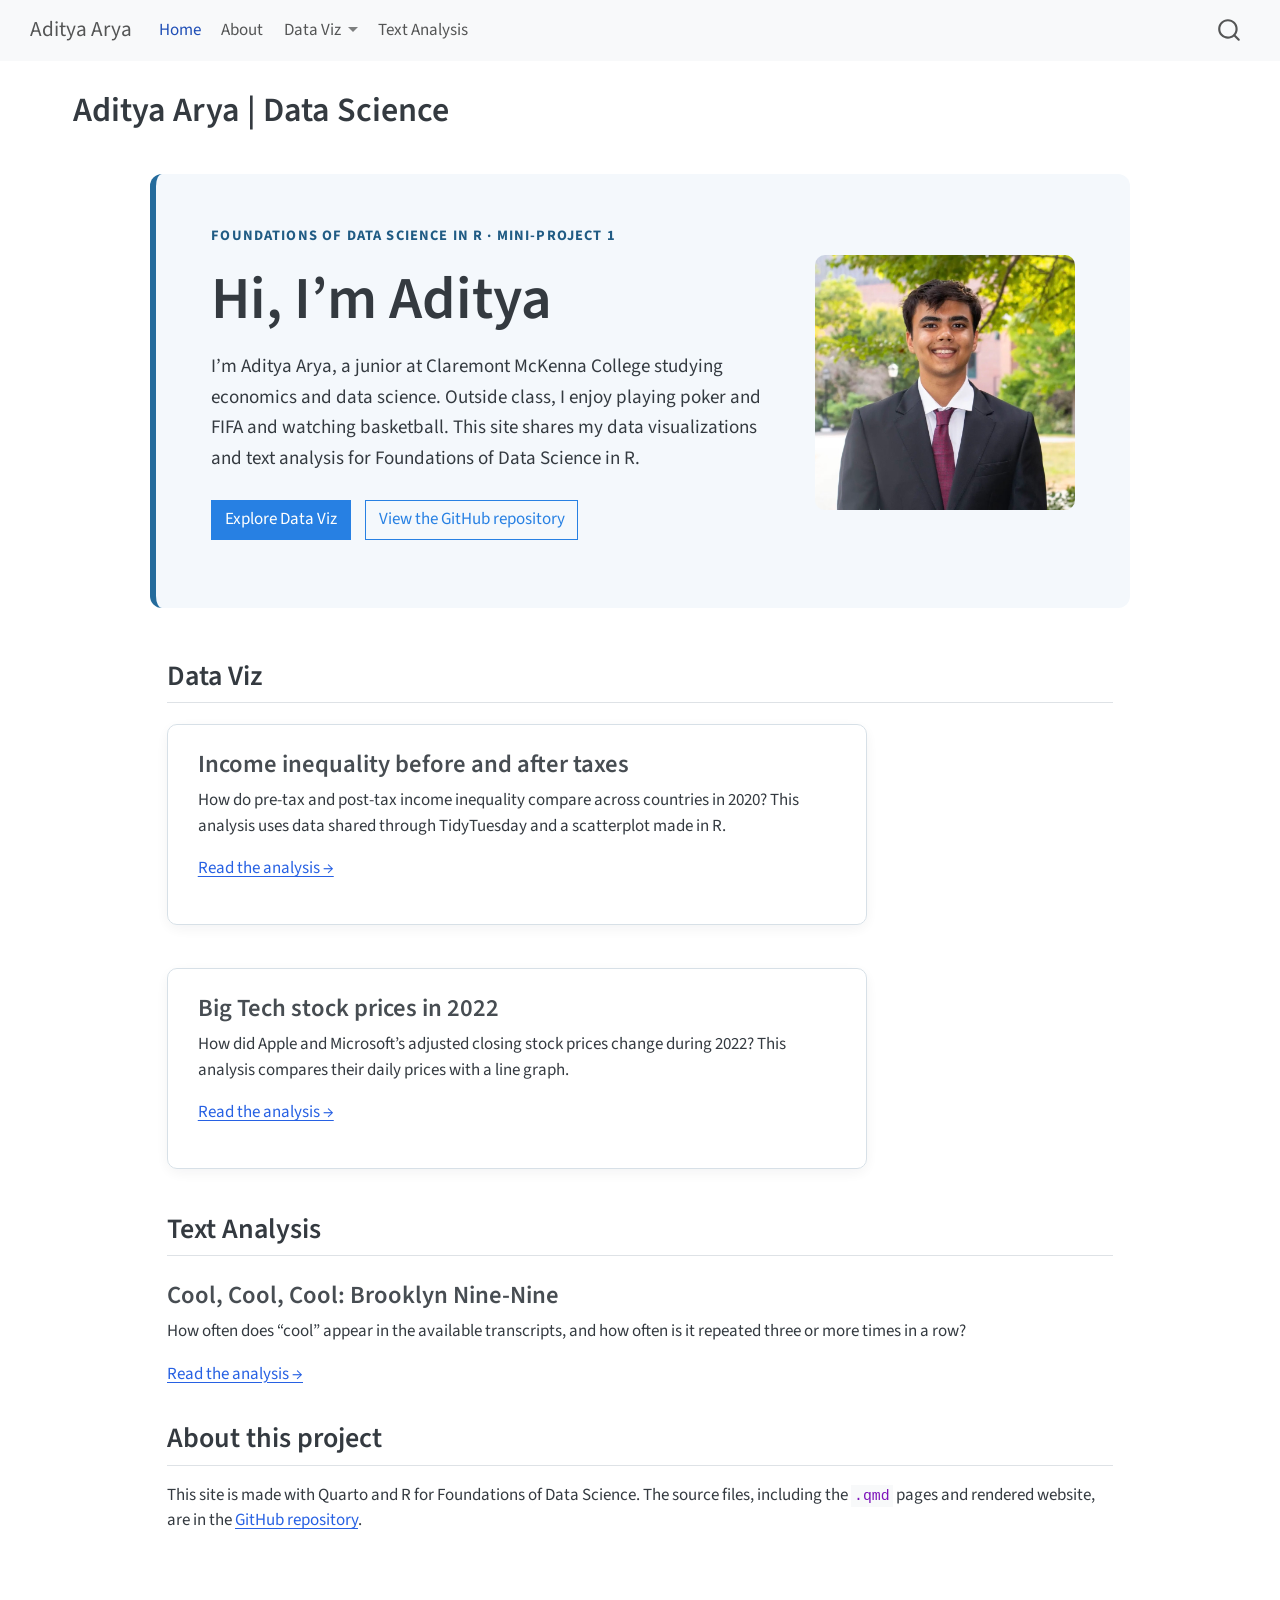
<file: docs/index.html>
<!DOCTYPE html>
<html xmlns="http://www.w3.org/1999/xhtml" lang="en" xml:lang="en"><head>

<meta charset="utf-8">
<meta name="generator" content="quarto-1.5.57">

<meta name="viewport" content="width=device-width, initial-scale=1.0, user-scalable=yes">


<title>Aditya Arya | Data Science – Aditya Arya</title>
<style>
code{white-space: pre-wrap;}
span.smallcaps{font-variant: small-caps;}
div.columns{display: flex; gap: min(4vw, 1.5em);}
div.column{flex: auto; overflow-x: auto;}
div.hanging-indent{margin-left: 1.5em; text-indent: -1.5em;}
ul.task-list{list-style: none;}
ul.task-list li input[type="checkbox"] {
  width: 0.8em;
  margin: 0 0.8em 0.2em -1em; /* quarto-specific, see https://github.com/quarto-dev/quarto-cli/issues/4556 */ 
  vertical-align: middle;
}
</style>


<script src="site_libs/quarto-nav/quarto-nav.js"></script>
<script src="site_libs/quarto-nav/headroom.min.js"></script>
<script src="site_libs/clipboard/clipboard.min.js"></script>
<script src="site_libs/quarto-search/autocomplete.umd.js"></script>
<script src="site_libs/quarto-search/fuse.min.js"></script>
<script src="site_libs/quarto-search/quarto-search.js"></script>
<meta name="quarto:offset" content="./">
<script src="site_libs/quarto-html/quarto.js"></script>
<script src="site_libs/quarto-html/popper.min.js"></script>
<script src="site_libs/quarto-html/tippy.umd.min.js"></script>
<script src="site_libs/quarto-html/anchor.min.js"></script>
<link href="site_libs/quarto-html/tippy.css" rel="stylesheet">
<link href="site_libs/quarto-html/quarto-syntax-highlighting.css" rel="stylesheet" id="quarto-text-highlighting-styles">
<script src="site_libs/bootstrap/bootstrap.min.js"></script>
<link href="site_libs/bootstrap/bootstrap-icons.css" rel="stylesheet">
<link href="site_libs/bootstrap/bootstrap.min.css" rel="stylesheet" id="quarto-bootstrap" data-mode="light">
<script id="quarto-search-options" type="application/json">{
  "location": "navbar",
  "copy-button": false,
  "collapse-after": 3,
  "panel-placement": "end",
  "type": "overlay",
  "limit": 50,
  "keyboard-shortcut": [
    "f",
    "/",
    "s"
  ],
  "show-item-context": false,
  "language": {
    "search-no-results-text": "No results",
    "search-matching-documents-text": "matching documents",
    "search-copy-link-title": "Copy link to search",
    "search-hide-matches-text": "Hide additional matches",
    "search-more-match-text": "more match in this document",
    "search-more-matches-text": "more matches in this document",
    "search-clear-button-title": "Clear",
    "search-text-placeholder": "",
    "search-detached-cancel-button-title": "Cancel",
    "search-submit-button-title": "Submit",
    "search-label": "Search"
  }
}</script>


<link rel="stylesheet" href="styles.css">
</head>

<body class="nav-fixed">

<div id="quarto-search-results"></div>
  <header id="quarto-header" class="headroom fixed-top">
    <nav class="navbar navbar-expand-lg " data-bs-theme="dark">
      <div class="navbar-container container-fluid">
      <div class="navbar-brand-container mx-auto">
    <a class="navbar-brand" href="./index.html">
    <span class="navbar-title">Aditya Arya</span>
    </a>
  </div>
            <div id="quarto-search" class="" title="Search"></div>
          <button class="navbar-toggler" type="button" data-bs-toggle="collapse" data-bs-target="#navbarCollapse" aria-controls="navbarCollapse" role="menu" aria-expanded="false" aria-label="Toggle navigation" onclick="if (window.quartoToggleHeadroom) { window.quartoToggleHeadroom(); }">
  <span class="navbar-toggler-icon"></span>
</button>
          <div class="collapse navbar-collapse" id="navbarCollapse">
            <ul class="navbar-nav navbar-nav-scroll me-auto">
  <li class="nav-item">
    <a class="nav-link active" href="./index.html" aria-current="page"> 
<span class="menu-text">Home</span></a>
  </li>  
  <li class="nav-item">
    <a class="nav-link" href="./about.html"> 
<span class="menu-text">About</span></a>
  </li>  
  <li class="nav-item dropdown ">
    <a class="nav-link dropdown-toggle" href="#" id="nav-menu-data-viz" role="link" data-bs-toggle="dropdown" aria-expanded="false">
 <span class="menu-text">Data Viz</span>
    </a>
    <ul class="dropdown-menu" aria-labelledby="nav-menu-data-viz">    
        <li>
    <a class="dropdown-item" href="./income-inequality.html">
 <span class="dropdown-text">Income inequality</span></a>
  </li>  
        <li>
    <a class="dropdown-item" href="./big-tech-stock-prices.html">
 <span class="dropdown-text">Big Tech stocks</span></a>
  </li>  
    </ul>
  </li>
  <li class="nav-item">
    <a class="nav-link" href="./brooklyn-nine-nine.html"> 
<span class="menu-text">Text Analysis</span></a>
  </li>  
</ul>
          </div> <!-- /navcollapse -->
            <div class="quarto-navbar-tools">
</div>
      </div> <!-- /container-fluid -->
    </nav>
</header>
<!-- content -->
<div id="quarto-content" class="quarto-container page-columns page-rows-contents page-layout-full page-navbar">
<!-- sidebar -->
<!-- margin-sidebar -->
    <div id="quarto-margin-sidebar" class="sidebar margin-sidebar zindex-bottom">
        
    </div>
<!-- main -->
<main class="content column-page" id="quarto-document-content">

<header id="title-block-header" class="quarto-title-block default">
<div class="quarto-title">
<h1 class="title">Aditya Arya | Data Science</h1>
</div>



<div class="quarto-title-meta column-page">

    
  
    
  </div>
  


</header>


<div class="home-hero">
<div class="hero-layout">
<div class="hero-text">
<p class="eyebrow">
Foundations of Data Science in R · Mini-Project 1
</p>
<section id="hi-im-aditya" class="level1">
<h1>Hi, I’m Aditya</h1>
<p>I’m Aditya Arya, a junior at Claremont McKenna College studying economics and data science. Outside class, I enjoy playing poker and FIFA and watching basketball. This site shares my data visualizations and text analysis for Foundations of Data Science in R.</p>
<p><a href="#data-viz" class="btn btn-primary">Explore Data Viz</a> <a href="https://github.com/aarya28-tech/aarya28-tech.github.io" class="btn btn-outline-primary">View the GitHub repository</a></p>
</section>
</div>
<p><img src="images/aditya.jpeg" alt="Aditya Arya outdoors in a suit" class="hero-photo"></p>
</div>
</div>
<div class="home-content">
<section id="data-viz" class="level2">
<h2 class="anchored" data-anchor-id="data-viz">Data Viz</h2>
<section id="income-inequality-before-and-after-taxes" class="level3 project-card">
<h3 class="anchored" data-anchor-id="income-inequality-before-and-after-taxes">Income inequality before and after taxes</h3>
<p>How do pre-tax and post-tax income inequality compare across countries in 2020? This analysis uses data shared through TidyTuesday and a scatterplot made in R.</p>
<p><a href="./income-inequality.html">Read the analysis →</a></p>
</section>
<section id="big-tech-stock-prices-in-2022" class="level3 project-card">
<h3 class="anchored" data-anchor-id="big-tech-stock-prices-in-2022">Big Tech stock prices in 2022</h3>
<p>How did Apple and Microsoft’s adjusted closing stock prices change during 2022? This analysis compares their daily prices with a line graph.</p>
<p><a href="./big-tech-stock-prices.html">Read the analysis →</a></p>
</section>
</section>
<section id="text-analysis" class="level2">
<h2 class="anchored" data-anchor-id="text-analysis">Text Analysis</h2>
<section id="cool-cool-cool-brooklyn-nine-nine" class="level3">
<h3 class="anchored" data-anchor-id="cool-cool-cool-brooklyn-nine-nine">Cool, Cool, Cool: Brooklyn Nine-Nine</h3>
<p>How often does “cool” appear in the available transcripts, and how often is it repeated three or more times in a row?</p>
<p><a href="./brooklyn-nine-nine.html">Read the analysis →</a></p>
</section>
</section>
<section id="about-this-project" class="level2">
<h2 class="anchored" data-anchor-id="about-this-project">About this project</h2>
<p>This site is made with Quarto and R for Foundations of Data Science. The source files, including the <code>.qmd</code> pages and rendered website, are in the <a href="https://github.com/aarya28-tech/aarya28-tech.github.io">GitHub repository</a>.</p>
</section>
</div>



</main> <!-- /main -->
<script id="quarto-html-after-body" type="application/javascript">
window.document.addEventListener("DOMContentLoaded", function (event) {
  const toggleBodyColorMode = (bsSheetEl) => {
    const mode = bsSheetEl.getAttribute("data-mode");
    const bodyEl = window.document.querySelector("body");
    if (mode === "dark") {
      bodyEl.classList.add("quarto-dark");
      bodyEl.classList.remove("quarto-light");
    } else {
      bodyEl.classList.add("quarto-light");
      bodyEl.classList.remove("quarto-dark");
    }
  }
  const toggleBodyColorPrimary = () => {
    const bsSheetEl = window.document.querySelector("link#quarto-bootstrap");
    if (bsSheetEl) {
      toggleBodyColorMode(bsSheetEl);
    }
  }
  toggleBodyColorPrimary();  
  const icon = "";
  const anchorJS = new window.AnchorJS();
  anchorJS.options = {
    placement: 'right',
    icon: icon
  };
  anchorJS.add('.anchored');
  const isCodeAnnotation = (el) => {
    for (const clz of el.classList) {
      if (clz.startsWith('code-annotation-')) {                     
        return true;
      }
    }
    return false;
  }
  const onCopySuccess = function(e) {
    // button target
    const button = e.trigger;
    // don't keep focus
    button.blur();
    // flash "checked"
    button.classList.add('code-copy-button-checked');
    var currentTitle = button.getAttribute("title");
    button.setAttribute("title", "Copied!");
    let tooltip;
    if (window.bootstrap) {
      button.setAttribute("data-bs-toggle", "tooltip");
      button.setAttribute("data-bs-placement", "left");
      button.setAttribute("data-bs-title", "Copied!");
      tooltip = new bootstrap.Tooltip(button, 
        { trigger: "manual", 
          customClass: "code-copy-button-tooltip",
          offset: [0, -8]});
      tooltip.show();    
    }
    setTimeout(function() {
      if (tooltip) {
        tooltip.hide();
        button.removeAttribute("data-bs-title");
        button.removeAttribute("data-bs-toggle");
        button.removeAttribute("data-bs-placement");
      }
      button.setAttribute("title", currentTitle);
      button.classList.remove('code-copy-button-checked');
    }, 1000);
    // clear code selection
    e.clearSelection();
  }
  const getTextToCopy = function(trigger) {
      const codeEl = trigger.previousElementSibling.cloneNode(true);
      for (const childEl of codeEl.children) {
        if (isCodeAnnotation(childEl)) {
          childEl.remove();
        }
      }
      return codeEl.innerText;
  }
  const clipboard = new window.ClipboardJS('.code-copy-button:not([data-in-quarto-modal])', {
    text: getTextToCopy
  });
  clipboard.on('success', onCopySuccess);
  if (window.document.getElementById('quarto-embedded-source-code-modal')) {
    // For code content inside modals, clipBoardJS needs to be initialized with a container option
    // TODO: Check when it could be a function (https://github.com/zenorocha/clipboard.js/issues/860)
    const clipboardModal = new window.ClipboardJS('.code-copy-button[data-in-quarto-modal]', {
      text: getTextToCopy,
      container: window.document.getElementById('quarto-embedded-source-code-modal')
    });
    clipboardModal.on('success', onCopySuccess);
  }
    var localhostRegex = new RegExp(/^(?:http|https):\/\/localhost\:?[0-9]*\//);
    var mailtoRegex = new RegExp(/^mailto:/);
      var filterRegex = new RegExp('/' + window.location.host + '/');
    var isInternal = (href) => {
        return filterRegex.test(href) || localhostRegex.test(href) || mailtoRegex.test(href);
    }
    // Inspect non-navigation links and adorn them if external
 	var links = window.document.querySelectorAll('a[href]:not(.nav-link):not(.navbar-brand):not(.toc-action):not(.sidebar-link):not(.sidebar-item-toggle):not(.pagination-link):not(.no-external):not([aria-hidden]):not(.dropdown-item):not(.quarto-navigation-tool):not(.about-link)');
    for (var i=0; i<links.length; i++) {
      const link = links[i];
      if (!isInternal(link.href)) {
        // undo the damage that might have been done by quarto-nav.js in the case of
        // links that we want to consider external
        if (link.dataset.originalHref !== undefined) {
          link.href = link.dataset.originalHref;
        }
      }
    }
  function tippyHover(el, contentFn, onTriggerFn, onUntriggerFn) {
    const config = {
      allowHTML: true,
      maxWidth: 500,
      delay: 100,
      arrow: false,
      appendTo: function(el) {
          return el.parentElement;
      },
      interactive: true,
      interactiveBorder: 10,
      theme: 'quarto',
      placement: 'bottom-start',
    };
    if (contentFn) {
      config.content = contentFn;
    }
    if (onTriggerFn) {
      config.onTrigger = onTriggerFn;
    }
    if (onUntriggerFn) {
      config.onUntrigger = onUntriggerFn;
    }
    window.tippy(el, config); 
  }
  const noterefs = window.document.querySelectorAll('a[role="doc-noteref"]');
  for (var i=0; i<noterefs.length; i++) {
    const ref = noterefs[i];
    tippyHover(ref, function() {
      // use id or data attribute instead here
      let href = ref.getAttribute('data-footnote-href') || ref.getAttribute('href');
      try { href = new URL(href).hash; } catch {}
      const id = href.replace(/^#\/?/, "");
      const note = window.document.getElementById(id);
      if (note) {
        return note.innerHTML;
      } else {
        return "";
      }
    });
  }
  const xrefs = window.document.querySelectorAll('a.quarto-xref');
  const processXRef = (id, note) => {
    // Strip column container classes
    const stripColumnClz = (el) => {
      el.classList.remove("page-full", "page-columns");
      if (el.children) {
        for (const child of el.children) {
          stripColumnClz(child);
        }
      }
    }
    stripColumnClz(note)
    if (id === null || id.startsWith('sec-')) {
      // Special case sections, only their first couple elements
      const container = document.createElement("div");
      if (note.children && note.children.length > 2) {
        container.appendChild(note.children[0].cloneNode(true));
        for (let i = 1; i < note.children.length; i++) {
          const child = note.children[i];
          if (child.tagName === "P" && child.innerText === "") {
            continue;
          } else {
            container.appendChild(child.cloneNode(true));
            break;
          }
        }
        if (window.Quarto?.typesetMath) {
          window.Quarto.typesetMath(container);
        }
        return container.innerHTML
      } else {
        if (window.Quarto?.typesetMath) {
          window.Quarto.typesetMath(note);
        }
        return note.innerHTML;
      }
    } else {
      // Remove any anchor links if they are present
      const anchorLink = note.querySelector('a.anchorjs-link');
      if (anchorLink) {
        anchorLink.remove();
      }
      if (window.Quarto?.typesetMath) {
        window.Quarto.typesetMath(note);
      }
      // TODO in 1.5, we should make sure this works without a callout special case
      if (note.classList.contains("callout")) {
        return note.outerHTML;
      } else {
        return note.innerHTML;
      }
    }
  }
  for (var i=0; i<xrefs.length; i++) {
    const xref = xrefs[i];
    tippyHover(xref, undefined, function(instance) {
      instance.disable();
      let url = xref.getAttribute('href');
      let hash = undefined; 
      if (url.startsWith('#')) {
        hash = url;
      } else {
        try { hash = new URL(url).hash; } catch {}
      }
      if (hash) {
        const id = hash.replace(/^#\/?/, "");
        const note = window.document.getElementById(id);
        if (note !== null) {
          try {
            const html = processXRef(id, note.cloneNode(true));
            instance.setContent(html);
          } finally {
            instance.enable();
            instance.show();
          }
        } else {
          // See if we can fetch this
          fetch(url.split('#')[0])
          .then(res => res.text())
          .then(html => {
            const parser = new DOMParser();
            const htmlDoc = parser.parseFromString(html, "text/html");
            const note = htmlDoc.getElementById(id);
            if (note !== null) {
              const html = processXRef(id, note);
              instance.setContent(html);
            } 
          }).finally(() => {
            instance.enable();
            instance.show();
          });
        }
      } else {
        // See if we can fetch a full url (with no hash to target)
        // This is a special case and we should probably do some content thinning / targeting
        fetch(url)
        .then(res => res.text())
        .then(html => {
          const parser = new DOMParser();
          const htmlDoc = parser.parseFromString(html, "text/html");
          const note = htmlDoc.querySelector('main.content');
          if (note !== null) {
            // This should only happen for chapter cross references
            // (since there is no id in the URL)
            // remove the first header
            if (note.children.length > 0 && note.children[0].tagName === "HEADER") {
              note.children[0].remove();
            }
            const html = processXRef(null, note);
            instance.setContent(html);
          } 
        }).finally(() => {
          instance.enable();
          instance.show();
        });
      }
    }, function(instance) {
    });
  }
      let selectedAnnoteEl;
      const selectorForAnnotation = ( cell, annotation) => {
        let cellAttr = 'data-code-cell="' + cell + '"';
        let lineAttr = 'data-code-annotation="' +  annotation + '"';
        const selector = 'span[' + cellAttr + '][' + lineAttr + ']';
        return selector;
      }
      const selectCodeLines = (annoteEl) => {
        const doc = window.document;
        const targetCell = annoteEl.getAttribute("data-target-cell");
        const targetAnnotation = annoteEl.getAttribute("data-target-annotation");
        const annoteSpan = window.document.querySelector(selectorForAnnotation(targetCell, targetAnnotation));
        const lines = annoteSpan.getAttribute("data-code-lines").split(",");
        const lineIds = lines.map((line) => {
          return targetCell + "-" + line;
        })
        let top = null;
        let height = null;
        let parent = null;
        if (lineIds.length > 0) {
            //compute the position of the single el (top and bottom and make a div)
            const el = window.document.getElementById(lineIds[0]);
            top = el.offsetTop;
            height = el.offsetHeight;
            parent = el.parentElement.parentElement;
          if (lineIds.length > 1) {
            const lastEl = window.document.getElementById(lineIds[lineIds.length - 1]);
            const bottom = lastEl.offsetTop + lastEl.offsetHeight;
            height = bottom - top;
          }
          if (top !== null && height !== null && parent !== null) {
            // cook up a div (if necessary) and position it 
            let div = window.document.getElementById("code-annotation-line-highlight");
            if (div === null) {
              div = window.document.createElement("div");
              div.setAttribute("id", "code-annotation-line-highlight");
              div.style.position = 'absolute';
              parent.appendChild(div);
            }
            div.style.top = top - 2 + "px";
            div.style.height = height + 4 + "px";
            div.style.left = 0;
            let gutterDiv = window.document.getElementById("code-annotation-line-highlight-gutter");
            if (gutterDiv === null) {
              gutterDiv = window.document.createElement("div");
              gutterDiv.setAttribute("id", "code-annotation-line-highlight-gutter");
              gutterDiv.style.position = 'absolute';
              const codeCell = window.document.getElementById(targetCell);
              const gutter = codeCell.querySelector('.code-annotation-gutter');
              gutter.appendChild(gutterDiv);
            }
            gutterDiv.style.top = top - 2 + "px";
            gutterDiv.style.height = height + 4 + "px";
          }
          selectedAnnoteEl = annoteEl;
        }
      };
      const unselectCodeLines = () => {
        const elementsIds = ["code-annotation-line-highlight", "code-annotation-line-highlight-gutter"];
        elementsIds.forEach((elId) => {
          const div = window.document.getElementById(elId);
          if (div) {
            div.remove();
          }
        });
        selectedAnnoteEl = undefined;
      };
        // Handle positioning of the toggle
    window.addEventListener(
      "resize",
      throttle(() => {
        elRect = undefined;
        if (selectedAnnoteEl) {
          selectCodeLines(selectedAnnoteEl);
        }
      }, 10)
    );
    function throttle(fn, ms) {
    let throttle = false;
    let timer;
      return (...args) => {
        if(!throttle) { // first call gets through
            fn.apply(this, args);
            throttle = true;
        } else { // all the others get throttled
            if(timer) clearTimeout(timer); // cancel #2
            timer = setTimeout(() => {
              fn.apply(this, args);
              timer = throttle = false;
            }, ms);
        }
      };
    }
      // Attach click handler to the DT
      const annoteDls = window.document.querySelectorAll('dt[data-target-cell]');
      for (const annoteDlNode of annoteDls) {
        annoteDlNode.addEventListener('click', (event) => {
          const clickedEl = event.target;
          if (clickedEl !== selectedAnnoteEl) {
            unselectCodeLines();
            const activeEl = window.document.querySelector('dt[data-target-cell].code-annotation-active');
            if (activeEl) {
              activeEl.classList.remove('code-annotation-active');
            }
            selectCodeLines(clickedEl);
            clickedEl.classList.add('code-annotation-active');
          } else {
            // Unselect the line
            unselectCodeLines();
            clickedEl.classList.remove('code-annotation-active');
          }
        });
      }
  const findCites = (el) => {
    const parentEl = el.parentElement;
    if (parentEl) {
      const cites = parentEl.dataset.cites;
      if (cites) {
        return {
          el,
          cites: cites.split(' ')
        };
      } else {
        return findCites(el.parentElement)
      }
    } else {
      return undefined;
    }
  };
  var bibliorefs = window.document.querySelectorAll('a[role="doc-biblioref"]');
  for (var i=0; i<bibliorefs.length; i++) {
    const ref = bibliorefs[i];
    const citeInfo = findCites(ref);
    if (citeInfo) {
      tippyHover(citeInfo.el, function() {
        var popup = window.document.createElement('div');
        citeInfo.cites.forEach(function(cite) {
          var citeDiv = window.document.createElement('div');
          citeDiv.classList.add('hanging-indent');
          citeDiv.classList.add('csl-entry');
          var biblioDiv = window.document.getElementById('ref-' + cite);
          if (biblioDiv) {
            citeDiv.innerHTML = biblioDiv.innerHTML;
          }
          popup.appendChild(citeDiv);
        });
        return popup.innerHTML;
      });
    }
  }
});
</script>
</div> <!-- /content -->




</body></html>
</file>
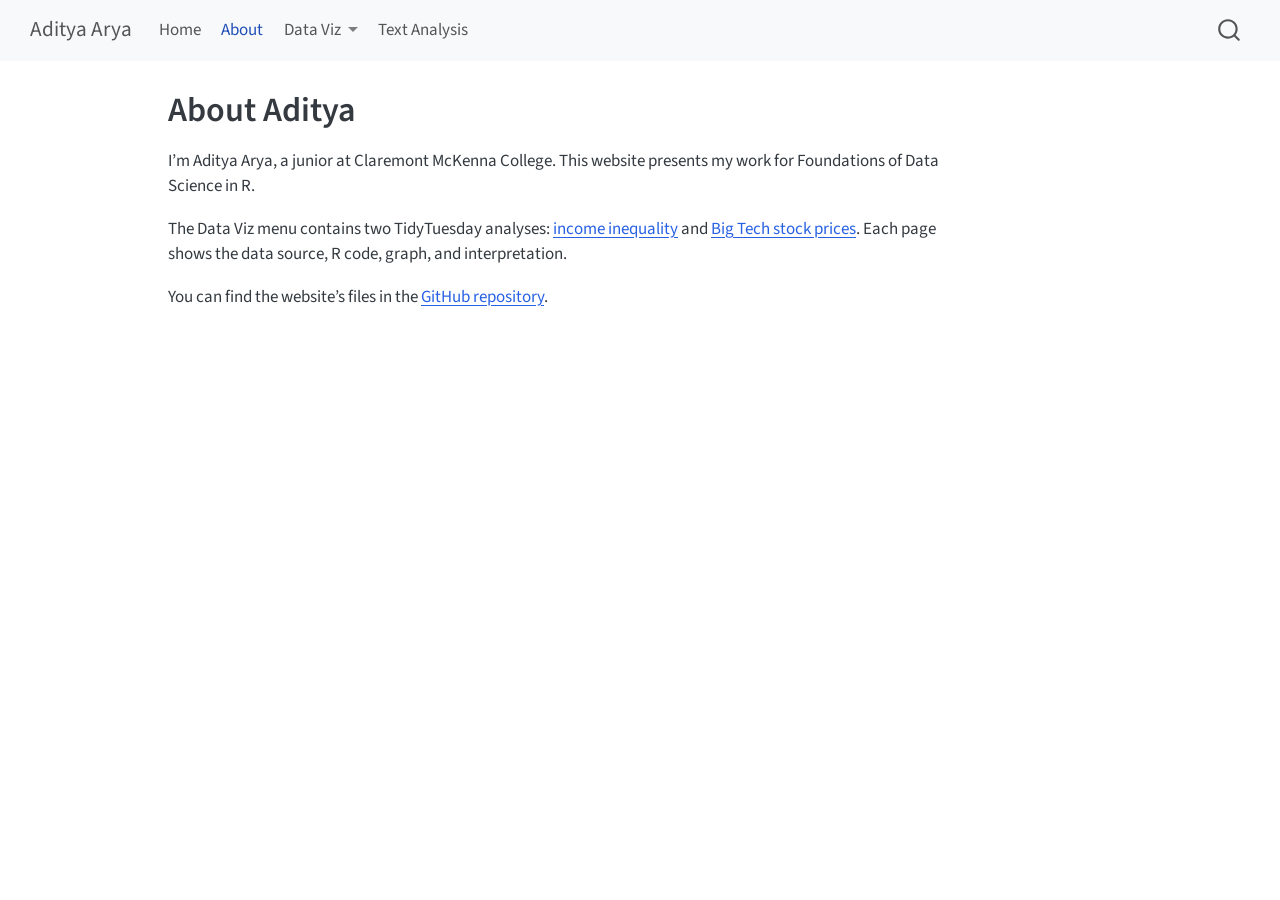
<file: docs/about.html>
<!DOCTYPE html>
<html xmlns="http://www.w3.org/1999/xhtml" lang="en" xml:lang="en"><head>

<meta charset="utf-8">
<meta name="generator" content="quarto-1.5.57">

<meta name="viewport" content="width=device-width, initial-scale=1.0, user-scalable=yes">


<title>About Aditya – Aditya Arya</title>
<style>
code{white-space: pre-wrap;}
span.smallcaps{font-variant: small-caps;}
div.columns{display: flex; gap: min(4vw, 1.5em);}
div.column{flex: auto; overflow-x: auto;}
div.hanging-indent{margin-left: 1.5em; text-indent: -1.5em;}
ul.task-list{list-style: none;}
ul.task-list li input[type="checkbox"] {
  width: 0.8em;
  margin: 0 0.8em 0.2em -1em; /* quarto-specific, see https://github.com/quarto-dev/quarto-cli/issues/4556 */ 
  vertical-align: middle;
}
</style>


<script src="site_libs/quarto-nav/quarto-nav.js"></script>
<script src="site_libs/quarto-nav/headroom.min.js"></script>
<script src="site_libs/clipboard/clipboard.min.js"></script>
<script src="site_libs/quarto-search/autocomplete.umd.js"></script>
<script src="site_libs/quarto-search/fuse.min.js"></script>
<script src="site_libs/quarto-search/quarto-search.js"></script>
<meta name="quarto:offset" content="./">
<script src="site_libs/quarto-html/quarto.js"></script>
<script src="site_libs/quarto-html/popper.min.js"></script>
<script src="site_libs/quarto-html/tippy.umd.min.js"></script>
<script src="site_libs/quarto-html/anchor.min.js"></script>
<link href="site_libs/quarto-html/tippy.css" rel="stylesheet">
<link href="site_libs/quarto-html/quarto-syntax-highlighting.css" rel="stylesheet" id="quarto-text-highlighting-styles">
<script src="site_libs/bootstrap/bootstrap.min.js"></script>
<link href="site_libs/bootstrap/bootstrap-icons.css" rel="stylesheet">
<link href="site_libs/bootstrap/bootstrap.min.css" rel="stylesheet" id="quarto-bootstrap" data-mode="light">
<script id="quarto-search-options" type="application/json">{
  "location": "navbar",
  "copy-button": false,
  "collapse-after": 3,
  "panel-placement": "end",
  "type": "overlay",
  "limit": 50,
  "keyboard-shortcut": [
    "f",
    "/",
    "s"
  ],
  "show-item-context": false,
  "language": {
    "search-no-results-text": "No results",
    "search-matching-documents-text": "matching documents",
    "search-copy-link-title": "Copy link to search",
    "search-hide-matches-text": "Hide additional matches",
    "search-more-match-text": "more match in this document",
    "search-more-matches-text": "more matches in this document",
    "search-clear-button-title": "Clear",
    "search-text-placeholder": "",
    "search-detached-cancel-button-title": "Cancel",
    "search-submit-button-title": "Submit",
    "search-label": "Search"
  }
}</script>


<link rel="stylesheet" href="styles.css">
</head>

<body class="nav-fixed">

<div id="quarto-search-results"></div>
  <header id="quarto-header" class="headroom fixed-top">
    <nav class="navbar navbar-expand-lg " data-bs-theme="dark">
      <div class="navbar-container container-fluid">
      <div class="navbar-brand-container mx-auto">
    <a class="navbar-brand" href="./index.html">
    <span class="navbar-title">Aditya Arya</span>
    </a>
  </div>
            <div id="quarto-search" class="" title="Search"></div>
          <button class="navbar-toggler" type="button" data-bs-toggle="collapse" data-bs-target="#navbarCollapse" aria-controls="navbarCollapse" role="menu" aria-expanded="false" aria-label="Toggle navigation" onclick="if (window.quartoToggleHeadroom) { window.quartoToggleHeadroom(); }">
  <span class="navbar-toggler-icon"></span>
</button>
          <div class="collapse navbar-collapse" id="navbarCollapse">
            <ul class="navbar-nav navbar-nav-scroll me-auto">
  <li class="nav-item">
    <a class="nav-link" href="./index.html"> 
<span class="menu-text">Home</span></a>
  </li>  
  <li class="nav-item">
    <a class="nav-link active" href="./about.html" aria-current="page"> 
<span class="menu-text">About</span></a>
  </li>  
  <li class="nav-item dropdown ">
    <a class="nav-link dropdown-toggle" href="#" id="nav-menu-data-viz" role="link" data-bs-toggle="dropdown" aria-expanded="false">
 <span class="menu-text">Data Viz</span>
    </a>
    <ul class="dropdown-menu" aria-labelledby="nav-menu-data-viz">    
        <li>
    <a class="dropdown-item" href="./income-inequality.html">
 <span class="dropdown-text">Income inequality</span></a>
  </li>  
        <li>
    <a class="dropdown-item" href="./big-tech-stock-prices.html">
 <span class="dropdown-text">Big Tech stocks</span></a>
  </li>  
    </ul>
  </li>
  <li class="nav-item">
    <a class="nav-link" href="./brooklyn-nine-nine.html"> 
<span class="menu-text">Text Analysis</span></a>
  </li>  
</ul>
          </div> <!-- /navcollapse -->
            <div class="quarto-navbar-tools">
</div>
      </div> <!-- /container-fluid -->
    </nav>
</header>
<!-- content -->
<div id="quarto-content" class="quarto-container page-columns page-rows-contents page-layout-article page-navbar">
<!-- sidebar -->
<!-- margin-sidebar -->
    <div id="quarto-margin-sidebar" class="sidebar margin-sidebar zindex-bottom">
        
    </div>
<!-- main -->
<main class="content" id="quarto-document-content">

<header id="title-block-header" class="quarto-title-block default">
<div class="quarto-title">
<h1 class="title">About Aditya</h1>
</div>



<div class="quarto-title-meta">

    
  
    
  </div>
  


</header>


<p>I’m Aditya Arya, a junior at Claremont McKenna College. This website presents my work for Foundations of Data Science in R.</p>
<p>The Data Viz menu contains two TidyTuesday analyses: <a href="./income-inequality.html">income inequality</a> and <a href="./big-tech-stock-prices.html">Big Tech stock prices</a>. Each page shows the data source, R code, graph, and interpretation.</p>
<p>You can find the website’s files in the <a href="https://github.com/aarya28-tech/aarya28-tech.github.io">GitHub repository</a>.</p>



</main> <!-- /main -->
<script id="quarto-html-after-body" type="application/javascript">
window.document.addEventListener("DOMContentLoaded", function (event) {
  const toggleBodyColorMode = (bsSheetEl) => {
    const mode = bsSheetEl.getAttribute("data-mode");
    const bodyEl = window.document.querySelector("body");
    if (mode === "dark") {
      bodyEl.classList.add("quarto-dark");
      bodyEl.classList.remove("quarto-light");
    } else {
      bodyEl.classList.add("quarto-light");
      bodyEl.classList.remove("quarto-dark");
    }
  }
  const toggleBodyColorPrimary = () => {
    const bsSheetEl = window.document.querySelector("link#quarto-bootstrap");
    if (bsSheetEl) {
      toggleBodyColorMode(bsSheetEl);
    }
  }
  toggleBodyColorPrimary();  
  const icon = "";
  const anchorJS = new window.AnchorJS();
  anchorJS.options = {
    placement: 'right',
    icon: icon
  };
  anchorJS.add('.anchored');
  const isCodeAnnotation = (el) => {
    for (const clz of el.classList) {
      if (clz.startsWith('code-annotation-')) {                     
        return true;
      }
    }
    return false;
  }
  const onCopySuccess = function(e) {
    // button target
    const button = e.trigger;
    // don't keep focus
    button.blur();
    // flash "checked"
    button.classList.add('code-copy-button-checked');
    var currentTitle = button.getAttribute("title");
    button.setAttribute("title", "Copied!");
    let tooltip;
    if (window.bootstrap) {
      button.setAttribute("data-bs-toggle", "tooltip");
      button.setAttribute("data-bs-placement", "left");
      button.setAttribute("data-bs-title", "Copied!");
      tooltip = new bootstrap.Tooltip(button, 
        { trigger: "manual", 
          customClass: "code-copy-button-tooltip",
          offset: [0, -8]});
      tooltip.show();    
    }
    setTimeout(function() {
      if (tooltip) {
        tooltip.hide();
        button.removeAttribute("data-bs-title");
        button.removeAttribute("data-bs-toggle");
        button.removeAttribute("data-bs-placement");
      }
      button.setAttribute("title", currentTitle);
      button.classList.remove('code-copy-button-checked');
    }, 1000);
    // clear code selection
    e.clearSelection();
  }
  const getTextToCopy = function(trigger) {
      const codeEl = trigger.previousElementSibling.cloneNode(true);
      for (const childEl of codeEl.children) {
        if (isCodeAnnotation(childEl)) {
          childEl.remove();
        }
      }
      return codeEl.innerText;
  }
  const clipboard = new window.ClipboardJS('.code-copy-button:not([data-in-quarto-modal])', {
    text: getTextToCopy
  });
  clipboard.on('success', onCopySuccess);
  if (window.document.getElementById('quarto-embedded-source-code-modal')) {
    // For code content inside modals, clipBoardJS needs to be initialized with a container option
    // TODO: Check when it could be a function (https://github.com/zenorocha/clipboard.js/issues/860)
    const clipboardModal = new window.ClipboardJS('.code-copy-button[data-in-quarto-modal]', {
      text: getTextToCopy,
      container: window.document.getElementById('quarto-embedded-source-code-modal')
    });
    clipboardModal.on('success', onCopySuccess);
  }
    var localhostRegex = new RegExp(/^(?:http|https):\/\/localhost\:?[0-9]*\//);
    var mailtoRegex = new RegExp(/^mailto:/);
      var filterRegex = new RegExp('/' + window.location.host + '/');
    var isInternal = (href) => {
        return filterRegex.test(href) || localhostRegex.test(href) || mailtoRegex.test(href);
    }
    // Inspect non-navigation links and adorn them if external
 	var links = window.document.querySelectorAll('a[href]:not(.nav-link):not(.navbar-brand):not(.toc-action):not(.sidebar-link):not(.sidebar-item-toggle):not(.pagination-link):not(.no-external):not([aria-hidden]):not(.dropdown-item):not(.quarto-navigation-tool):not(.about-link)');
    for (var i=0; i<links.length; i++) {
      const link = links[i];
      if (!isInternal(link.href)) {
        // undo the damage that might have been done by quarto-nav.js in the case of
        // links that we want to consider external
        if (link.dataset.originalHref !== undefined) {
          link.href = link.dataset.originalHref;
        }
      }
    }
  function tippyHover(el, contentFn, onTriggerFn, onUntriggerFn) {
    const config = {
      allowHTML: true,
      maxWidth: 500,
      delay: 100,
      arrow: false,
      appendTo: function(el) {
          return el.parentElement;
      },
      interactive: true,
      interactiveBorder: 10,
      theme: 'quarto',
      placement: 'bottom-start',
    };
    if (contentFn) {
      config.content = contentFn;
    }
    if (onTriggerFn) {
      config.onTrigger = onTriggerFn;
    }
    if (onUntriggerFn) {
      config.onUntrigger = onUntriggerFn;
    }
    window.tippy(el, config); 
  }
  const noterefs = window.document.querySelectorAll('a[role="doc-noteref"]');
  for (var i=0; i<noterefs.length; i++) {
    const ref = noterefs[i];
    tippyHover(ref, function() {
      // use id or data attribute instead here
      let href = ref.getAttribute('data-footnote-href') || ref.getAttribute('href');
      try { href = new URL(href).hash; } catch {}
      const id = href.replace(/^#\/?/, "");
      const note = window.document.getElementById(id);
      if (note) {
        return note.innerHTML;
      } else {
        return "";
      }
    });
  }
  const xrefs = window.document.querySelectorAll('a.quarto-xref');
  const processXRef = (id, note) => {
    // Strip column container classes
    const stripColumnClz = (el) => {
      el.classList.remove("page-full", "page-columns");
      if (el.children) {
        for (const child of el.children) {
          stripColumnClz(child);
        }
      }
    }
    stripColumnClz(note)
    if (id === null || id.startsWith('sec-')) {
      // Special case sections, only their first couple elements
      const container = document.createElement("div");
      if (note.children && note.children.length > 2) {
        container.appendChild(note.children[0].cloneNode(true));
        for (let i = 1; i < note.children.length; i++) {
          const child = note.children[i];
          if (child.tagName === "P" && child.innerText === "") {
            continue;
          } else {
            container.appendChild(child.cloneNode(true));
            break;
          }
        }
        if (window.Quarto?.typesetMath) {
          window.Quarto.typesetMath(container);
        }
        return container.innerHTML
      } else {
        if (window.Quarto?.typesetMath) {
          window.Quarto.typesetMath(note);
        }
        return note.innerHTML;
      }
    } else {
      // Remove any anchor links if they are present
      const anchorLink = note.querySelector('a.anchorjs-link');
      if (anchorLink) {
        anchorLink.remove();
      }
      if (window.Quarto?.typesetMath) {
        window.Quarto.typesetMath(note);
      }
      // TODO in 1.5, we should make sure this works without a callout special case
      if (note.classList.contains("callout")) {
        return note.outerHTML;
      } else {
        return note.innerHTML;
      }
    }
  }
  for (var i=0; i<xrefs.length; i++) {
    const xref = xrefs[i];
    tippyHover(xref, undefined, function(instance) {
      instance.disable();
      let url = xref.getAttribute('href');
      let hash = undefined; 
      if (url.startsWith('#')) {
        hash = url;
      } else {
        try { hash = new URL(url).hash; } catch {}
      }
      if (hash) {
        const id = hash.replace(/^#\/?/, "");
        const note = window.document.getElementById(id);
        if (note !== null) {
          try {
            const html = processXRef(id, note.cloneNode(true));
            instance.setContent(html);
          } finally {
            instance.enable();
            instance.show();
          }
        } else {
          // See if we can fetch this
          fetch(url.split('#')[0])
          .then(res => res.text())
          .then(html => {
            const parser = new DOMParser();
            const htmlDoc = parser.parseFromString(html, "text/html");
            const note = htmlDoc.getElementById(id);
            if (note !== null) {
              const html = processXRef(id, note);
              instance.setContent(html);
            } 
          }).finally(() => {
            instance.enable();
            instance.show();
          });
        }
      } else {
        // See if we can fetch a full url (with no hash to target)
        // This is a special case and we should probably do some content thinning / targeting
        fetch(url)
        .then(res => res.text())
        .then(html => {
          const parser = new DOMParser();
          const htmlDoc = parser.parseFromString(html, "text/html");
          const note = htmlDoc.querySelector('main.content');
          if (note !== null) {
            // This should only happen for chapter cross references
            // (since there is no id in the URL)
            // remove the first header
            if (note.children.length > 0 && note.children[0].tagName === "HEADER") {
              note.children[0].remove();
            }
            const html = processXRef(null, note);
            instance.setContent(html);
          } 
        }).finally(() => {
          instance.enable();
          instance.show();
        });
      }
    }, function(instance) {
    });
  }
      let selectedAnnoteEl;
      const selectorForAnnotation = ( cell, annotation) => {
        let cellAttr = 'data-code-cell="' + cell + '"';
        let lineAttr = 'data-code-annotation="' +  annotation + '"';
        const selector = 'span[' + cellAttr + '][' + lineAttr + ']';
        return selector;
      }
      const selectCodeLines = (annoteEl) => {
        const doc = window.document;
        const targetCell = annoteEl.getAttribute("data-target-cell");
        const targetAnnotation = annoteEl.getAttribute("data-target-annotation");
        const annoteSpan = window.document.querySelector(selectorForAnnotation(targetCell, targetAnnotation));
        const lines = annoteSpan.getAttribute("data-code-lines").split(",");
        const lineIds = lines.map((line) => {
          return targetCell + "-" + line;
        })
        let top = null;
        let height = null;
        let parent = null;
        if (lineIds.length > 0) {
            //compute the position of the single el (top and bottom and make a div)
            const el = window.document.getElementById(lineIds[0]);
            top = el.offsetTop;
            height = el.offsetHeight;
            parent = el.parentElement.parentElement;
          if (lineIds.length > 1) {
            const lastEl = window.document.getElementById(lineIds[lineIds.length - 1]);
            const bottom = lastEl.offsetTop + lastEl.offsetHeight;
            height = bottom - top;
          }
          if (top !== null && height !== null && parent !== null) {
            // cook up a div (if necessary) and position it 
            let div = window.document.getElementById("code-annotation-line-highlight");
            if (div === null) {
              div = window.document.createElement("div");
              div.setAttribute("id", "code-annotation-line-highlight");
              div.style.position = 'absolute';
              parent.appendChild(div);
            }
            div.style.top = top - 2 + "px";
            div.style.height = height + 4 + "px";
            div.style.left = 0;
            let gutterDiv = window.document.getElementById("code-annotation-line-highlight-gutter");
            if (gutterDiv === null) {
              gutterDiv = window.document.createElement("div");
              gutterDiv.setAttribute("id", "code-annotation-line-highlight-gutter");
              gutterDiv.style.position = 'absolute';
              const codeCell = window.document.getElementById(targetCell);
              const gutter = codeCell.querySelector('.code-annotation-gutter');
              gutter.appendChild(gutterDiv);
            }
            gutterDiv.style.top = top - 2 + "px";
            gutterDiv.style.height = height + 4 + "px";
          }
          selectedAnnoteEl = annoteEl;
        }
      };
      const unselectCodeLines = () => {
        const elementsIds = ["code-annotation-line-highlight", "code-annotation-line-highlight-gutter"];
        elementsIds.forEach((elId) => {
          const div = window.document.getElementById(elId);
          if (div) {
            div.remove();
          }
        });
        selectedAnnoteEl = undefined;
      };
        // Handle positioning of the toggle
    window.addEventListener(
      "resize",
      throttle(() => {
        elRect = undefined;
        if (selectedAnnoteEl) {
          selectCodeLines(selectedAnnoteEl);
        }
      }, 10)
    );
    function throttle(fn, ms) {
    let throttle = false;
    let timer;
      return (...args) => {
        if(!throttle) { // first call gets through
            fn.apply(this, args);
            throttle = true;
        } else { // all the others get throttled
            if(timer) clearTimeout(timer); // cancel #2
            timer = setTimeout(() => {
              fn.apply(this, args);
              timer = throttle = false;
            }, ms);
        }
      };
    }
      // Attach click handler to the DT
      const annoteDls = window.document.querySelectorAll('dt[data-target-cell]');
      for (const annoteDlNode of annoteDls) {
        annoteDlNode.addEventListener('click', (event) => {
          const clickedEl = event.target;
          if (clickedEl !== selectedAnnoteEl) {
            unselectCodeLines();
            const activeEl = window.document.querySelector('dt[data-target-cell].code-annotation-active');
            if (activeEl) {
              activeEl.classList.remove('code-annotation-active');
            }
            selectCodeLines(clickedEl);
            clickedEl.classList.add('code-annotation-active');
          } else {
            // Unselect the line
            unselectCodeLines();
            clickedEl.classList.remove('code-annotation-active');
          }
        });
      }
  const findCites = (el) => {
    const parentEl = el.parentElement;
    if (parentEl) {
      const cites = parentEl.dataset.cites;
      if (cites) {
        return {
          el,
          cites: cites.split(' ')
        };
      } else {
        return findCites(el.parentElement)
      }
    } else {
      return undefined;
    }
  };
  var bibliorefs = window.document.querySelectorAll('a[role="doc-biblioref"]');
  for (var i=0; i<bibliorefs.length; i++) {
    const ref = bibliorefs[i];
    const citeInfo = findCites(ref);
    if (citeInfo) {
      tippyHover(citeInfo.el, function() {
        var popup = window.document.createElement('div');
        citeInfo.cites.forEach(function(cite) {
          var citeDiv = window.document.createElement('div');
          citeDiv.classList.add('hanging-indent');
          citeDiv.classList.add('csl-entry');
          var biblioDiv = window.document.getElementById('ref-' + cite);
          if (biblioDiv) {
            citeDiv.innerHTML = biblioDiv.innerHTML;
          }
          popup.appendChild(citeDiv);
        });
        return popup.innerHTML;
      });
    }
  }
});
</script>
</div> <!-- /content -->




</body></html>
</file>
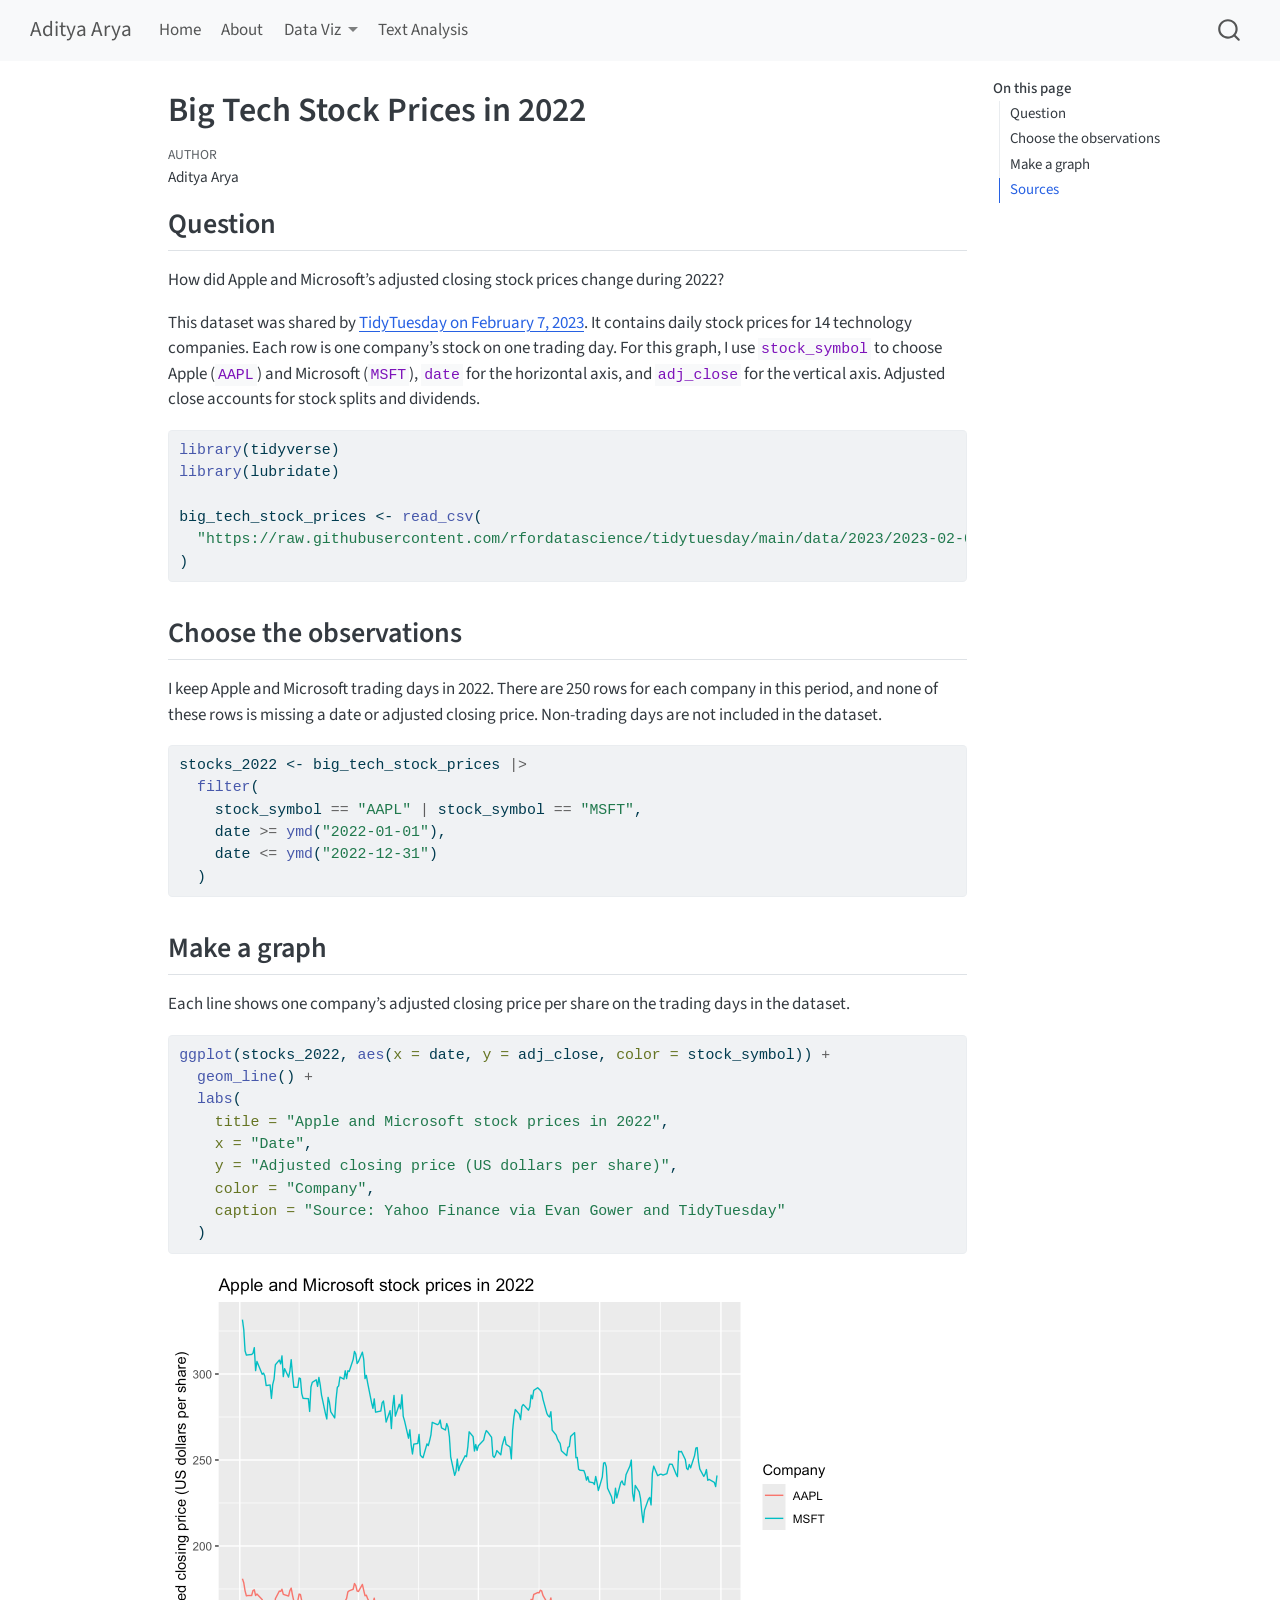
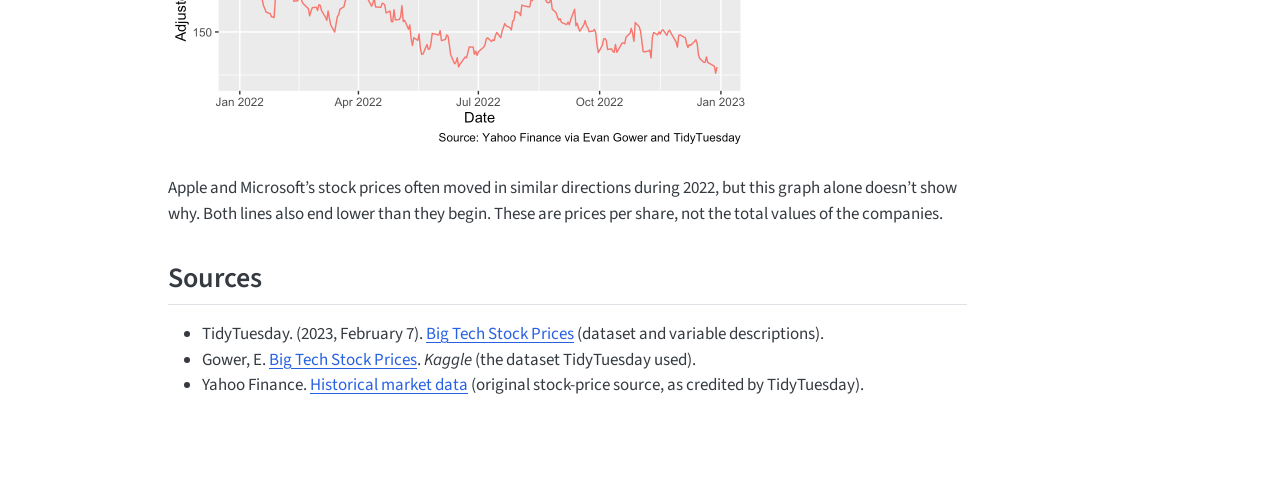
<file: docs/big-tech-stock-prices.html>
<!DOCTYPE html>
<html xmlns="http://www.w3.org/1999/xhtml" lang="en" xml:lang="en"><head>

<meta charset="utf-8">
<meta name="generator" content="quarto-1.5.57">

<meta name="viewport" content="width=device-width, initial-scale=1.0, user-scalable=yes">

<meta name="author" content="Aditya Arya">

<title>Big Tech Stock Prices in 2022 – Aditya Arya</title>
<style>
code{white-space: pre-wrap;}
span.smallcaps{font-variant: small-caps;}
div.columns{display: flex; gap: min(4vw, 1.5em);}
div.column{flex: auto; overflow-x: auto;}
div.hanging-indent{margin-left: 1.5em; text-indent: -1.5em;}
ul.task-list{list-style: none;}
ul.task-list li input[type="checkbox"] {
  width: 0.8em;
  margin: 0 0.8em 0.2em -1em; /* quarto-specific, see https://github.com/quarto-dev/quarto-cli/issues/4556 */ 
  vertical-align: middle;
}
/* CSS for syntax highlighting */
pre > code.sourceCode { white-space: pre; position: relative; }
pre > code.sourceCode > span { line-height: 1.25; }
pre > code.sourceCode > span:empty { height: 1.2em; }
.sourceCode { overflow: visible; }
code.sourceCode > span { color: inherit; text-decoration: inherit; }
div.sourceCode { margin: 1em 0; }
pre.sourceCode { margin: 0; }
@media screen {
div.sourceCode { overflow: auto; }
}
@media print {
pre > code.sourceCode { white-space: pre-wrap; }
pre > code.sourceCode > span { display: inline-block; text-indent: -5em; padding-left: 5em; }
}
pre.numberSource code
  { counter-reset: source-line 0; }
pre.numberSource code > span
  { position: relative; left: -4em; counter-increment: source-line; }
pre.numberSource code > span > a:first-child::before
  { content: counter(source-line);
    position: relative; left: -1em; text-align: right; vertical-align: baseline;
    border: none; display: inline-block;
    -webkit-touch-callout: none; -webkit-user-select: none;
    -khtml-user-select: none; -moz-user-select: none;
    -ms-user-select: none; user-select: none;
    padding: 0 4px; width: 4em;
  }
pre.numberSource { margin-left: 3em;  padding-left: 4px; }
div.sourceCode
  {   }
@media screen {
pre > code.sourceCode > span > a:first-child::before { text-decoration: underline; }
}
</style>


<script src="site_libs/quarto-nav/quarto-nav.js"></script>
<script src="site_libs/quarto-nav/headroom.min.js"></script>
<script src="site_libs/clipboard/clipboard.min.js"></script>
<script src="site_libs/quarto-search/autocomplete.umd.js"></script>
<script src="site_libs/quarto-search/fuse.min.js"></script>
<script src="site_libs/quarto-search/quarto-search.js"></script>
<meta name="quarto:offset" content="./">
<script src="site_libs/quarto-html/quarto.js"></script>
<script src="site_libs/quarto-html/popper.min.js"></script>
<script src="site_libs/quarto-html/tippy.umd.min.js"></script>
<script src="site_libs/quarto-html/anchor.min.js"></script>
<link href="site_libs/quarto-html/tippy.css" rel="stylesheet">
<link href="site_libs/quarto-html/quarto-syntax-highlighting.css" rel="stylesheet" id="quarto-text-highlighting-styles">
<script src="site_libs/bootstrap/bootstrap.min.js"></script>
<link href="site_libs/bootstrap/bootstrap-icons.css" rel="stylesheet">
<link href="site_libs/bootstrap/bootstrap.min.css" rel="stylesheet" id="quarto-bootstrap" data-mode="light">
<script id="quarto-search-options" type="application/json">{
  "location": "navbar",
  "copy-button": false,
  "collapse-after": 3,
  "panel-placement": "end",
  "type": "overlay",
  "limit": 50,
  "keyboard-shortcut": [
    "f",
    "/",
    "s"
  ],
  "show-item-context": false,
  "language": {
    "search-no-results-text": "No results",
    "search-matching-documents-text": "matching documents",
    "search-copy-link-title": "Copy link to search",
    "search-hide-matches-text": "Hide additional matches",
    "search-more-match-text": "more match in this document",
    "search-more-matches-text": "more matches in this document",
    "search-clear-button-title": "Clear",
    "search-text-placeholder": "",
    "search-detached-cancel-button-title": "Cancel",
    "search-submit-button-title": "Submit",
    "search-label": "Search"
  }
}</script>


<link rel="stylesheet" href="styles.css">
</head>

<body class="nav-fixed">

<div id="quarto-search-results"></div>
  <header id="quarto-header" class="headroom fixed-top">
    <nav class="navbar navbar-expand-lg " data-bs-theme="dark">
      <div class="navbar-container container-fluid">
      <div class="navbar-brand-container mx-auto">
    <a class="navbar-brand" href="./index.html">
    <span class="navbar-title">Aditya Arya</span>
    </a>
  </div>
            <div id="quarto-search" class="" title="Search"></div>
          <button class="navbar-toggler" type="button" data-bs-toggle="collapse" data-bs-target="#navbarCollapse" aria-controls="navbarCollapse" role="menu" aria-expanded="false" aria-label="Toggle navigation" onclick="if (window.quartoToggleHeadroom) { window.quartoToggleHeadroom(); }">
  <span class="navbar-toggler-icon"></span>
</button>
          <div class="collapse navbar-collapse" id="navbarCollapse">
            <ul class="navbar-nav navbar-nav-scroll me-auto">
  <li class="nav-item">
    <a class="nav-link" href="./index.html"> 
<span class="menu-text">Home</span></a>
  </li>  
  <li class="nav-item">
    <a class="nav-link" href="./about.html"> 
<span class="menu-text">About</span></a>
  </li>  
  <li class="nav-item dropdown ">
    <a class="nav-link dropdown-toggle" href="#" id="nav-menu-data-viz" role="link" data-bs-toggle="dropdown" aria-expanded="false">
 <span class="menu-text">Data Viz</span>
    </a>
    <ul class="dropdown-menu" aria-labelledby="nav-menu-data-viz">    
        <li>
    <a class="dropdown-item" href="./income-inequality.html">
 <span class="dropdown-text">Income inequality</span></a>
  </li>  
        <li>
    <a class="dropdown-item" href="./big-tech-stock-prices.html">
 <span class="dropdown-text">Big Tech stocks</span></a>
  </li>  
    </ul>
  </li>
  <li class="nav-item">
    <a class="nav-link" href="./brooklyn-nine-nine.html"> 
<span class="menu-text">Text Analysis</span></a>
  </li>  
</ul>
          </div> <!-- /navcollapse -->
            <div class="quarto-navbar-tools">
</div>
      </div> <!-- /container-fluid -->
    </nav>
</header>
<!-- content -->
<div id="quarto-content" class="quarto-container page-columns page-rows-contents page-layout-article page-navbar">
<!-- sidebar -->
<!-- margin-sidebar -->
    <div id="quarto-margin-sidebar" class="sidebar margin-sidebar">
        <nav id="TOC" role="doc-toc" class="toc-active">
    <h2 id="toc-title">On this page</h2>
   
  <ul>
  <li><a href="#question" id="toc-question" class="nav-link active" data-scroll-target="#question">Question</a></li>
  <li><a href="#choose-the-observations" id="toc-choose-the-observations" class="nav-link" data-scroll-target="#choose-the-observations">Choose the observations</a></li>
  <li><a href="#make-a-graph" id="toc-make-a-graph" class="nav-link" data-scroll-target="#make-a-graph">Make a graph</a></li>
  <li><a href="#sources" id="toc-sources" class="nav-link" data-scroll-target="#sources">Sources</a></li>
  </ul>
</nav>
    </div>
<!-- main -->
<main class="content" id="quarto-document-content">

<header id="title-block-header" class="quarto-title-block default">
<div class="quarto-title">
<h1 class="title">Big Tech Stock Prices in 2022</h1>
</div>



<div class="quarto-title-meta">

    <div>
    <div class="quarto-title-meta-heading">Author</div>
    <div class="quarto-title-meta-contents">
             <p>Aditya Arya </p>
          </div>
  </div>
    
  
    
  </div>
  


</header>


<section id="question" class="level2">
<h2 class="anchored" data-anchor-id="question">Question</h2>
<p>How did Apple and Microsoft’s adjusted closing stock prices change during 2022?</p>
<p>This dataset was shared by <a href="https://github.com/rfordatascience/tidytuesday/tree/main/data/2023/2023-02-07">TidyTuesday on February 7, 2023</a>. It contains daily stock prices for 14 technology companies. Each row is one company’s stock on one trading day. For this graph, I use <code>stock_symbol</code> to choose Apple (<code>AAPL</code>) and Microsoft (<code>MSFT</code>), <code>date</code> for the horizontal axis, and <code>adj_close</code> for the vertical axis. Adjusted close accounts for stock splits and dividends.</p>
<div class="cell">
<div class="sourceCode cell-code" id="cb1"><pre class="sourceCode r code-with-copy"><code class="sourceCode r"><span id="cb1-1"><a href="#cb1-1" aria-hidden="true" tabindex="-1"></a><span class="fu">library</span>(tidyverse)</span>
<span id="cb1-2"><a href="#cb1-2" aria-hidden="true" tabindex="-1"></a><span class="fu">library</span>(lubridate)</span>
<span id="cb1-3"><a href="#cb1-3" aria-hidden="true" tabindex="-1"></a></span>
<span id="cb1-4"><a href="#cb1-4" aria-hidden="true" tabindex="-1"></a>big_tech_stock_prices <span class="ot">&lt;-</span> <span class="fu">read_csv</span>(</span>
<span id="cb1-5"><a href="#cb1-5" aria-hidden="true" tabindex="-1"></a>  <span class="st">"https://raw.githubusercontent.com/rfordatascience/tidytuesday/main/data/2023/2023-02-07/big_tech_stock_prices.csv"</span></span>
<span id="cb1-6"><a href="#cb1-6" aria-hidden="true" tabindex="-1"></a>)</span></code><button title="Copy to Clipboard" class="code-copy-button"><i class="bi"></i></button></pre></div>
</div>
</section>
<section id="choose-the-observations" class="level2">
<h2 class="anchored" data-anchor-id="choose-the-observations">Choose the observations</h2>
<p>I keep Apple and Microsoft trading days in 2022. There are 250 rows for each company in this period, and none of these rows is missing a date or adjusted closing price. Non-trading days are not included in the dataset.</p>
<div class="cell">
<div class="sourceCode cell-code" id="cb2"><pre class="sourceCode r code-with-copy"><code class="sourceCode r"><span id="cb2-1"><a href="#cb2-1" aria-hidden="true" tabindex="-1"></a>stocks_2022 <span class="ot">&lt;-</span> big_tech_stock_prices <span class="sc">|&gt;</span></span>
<span id="cb2-2"><a href="#cb2-2" aria-hidden="true" tabindex="-1"></a>  <span class="fu">filter</span>(</span>
<span id="cb2-3"><a href="#cb2-3" aria-hidden="true" tabindex="-1"></a>    stock_symbol <span class="sc">==</span> <span class="st">"AAPL"</span> <span class="sc">|</span> stock_symbol <span class="sc">==</span> <span class="st">"MSFT"</span>,</span>
<span id="cb2-4"><a href="#cb2-4" aria-hidden="true" tabindex="-1"></a>    date <span class="sc">&gt;=</span> <span class="fu">ymd</span>(<span class="st">"2022-01-01"</span>),</span>
<span id="cb2-5"><a href="#cb2-5" aria-hidden="true" tabindex="-1"></a>    date <span class="sc">&lt;=</span> <span class="fu">ymd</span>(<span class="st">"2022-12-31"</span>)</span>
<span id="cb2-6"><a href="#cb2-6" aria-hidden="true" tabindex="-1"></a>  )</span></code><button title="Copy to Clipboard" class="code-copy-button"><i class="bi"></i></button></pre></div>
</div>
</section>
<section id="make-a-graph" class="level2">
<h2 class="anchored" data-anchor-id="make-a-graph">Make a graph</h2>
<p>Each line shows one company’s adjusted closing price per share on the trading days in the dataset.</p>
<div class="cell">
<div class="sourceCode cell-code" id="cb3"><pre class="sourceCode r code-with-copy"><code class="sourceCode r"><span id="cb3-1"><a href="#cb3-1" aria-hidden="true" tabindex="-1"></a><span class="fu">ggplot</span>(stocks_2022, <span class="fu">aes</span>(<span class="at">x =</span> date, <span class="at">y =</span> adj_close, <span class="at">color =</span> stock_symbol)) <span class="sc">+</span></span>
<span id="cb3-2"><a href="#cb3-2" aria-hidden="true" tabindex="-1"></a>  <span class="fu">geom_line</span>() <span class="sc">+</span></span>
<span id="cb3-3"><a href="#cb3-3" aria-hidden="true" tabindex="-1"></a>  <span class="fu">labs</span>(</span>
<span id="cb3-4"><a href="#cb3-4" aria-hidden="true" tabindex="-1"></a>    <span class="at">title =</span> <span class="st">"Apple and Microsoft stock prices in 2022"</span>,</span>
<span id="cb3-5"><a href="#cb3-5" aria-hidden="true" tabindex="-1"></a>    <span class="at">x =</span> <span class="st">"Date"</span>,</span>
<span id="cb3-6"><a href="#cb3-6" aria-hidden="true" tabindex="-1"></a>    <span class="at">y =</span> <span class="st">"Adjusted closing price (US dollars per share)"</span>,</span>
<span id="cb3-7"><a href="#cb3-7" aria-hidden="true" tabindex="-1"></a>    <span class="at">color =</span> <span class="st">"Company"</span>,</span>
<span id="cb3-8"><a href="#cb3-8" aria-hidden="true" tabindex="-1"></a>    <span class="at">caption =</span> <span class="st">"Source: Yahoo Finance via Evan Gower and TidyTuesday"</span></span>
<span id="cb3-9"><a href="#cb3-9" aria-hidden="true" tabindex="-1"></a>  )</span></code><button title="Copy to Clipboard" class="code-copy-button"><i class="bi"></i></button></pre></div>
<div class="cell-output-display">
<div>
<figure class="figure">
<p><img src="big-tech-stock-prices_files/figure-html/unnamed-chunk-3-1.png" class="img-fluid figure-img" alt="Line chart of daily adjusted closing prices in 2022. Both Apple and Microsoft end the year below where they begin." width="672"></p>
</figure>
</div>
</div>
</div>
<p>Apple and Microsoft’s stock prices often moved in similar directions during 2022, but this graph alone doesn’t show why. Both lines also end lower than they begin. These are prices per share, not the total values of the companies.</p>
</section>
<section id="sources" class="level2">
<h2 class="anchored" data-anchor-id="sources">Sources</h2>
<ul>
<li>TidyTuesday. (2023, February 7). <a href="https://github.com/rfordatascience/tidytuesday/tree/main/data/2023/2023-02-07">Big Tech Stock Prices</a> (dataset and variable descriptions).</li>
<li>Gower, E. <a href="https://www.kaggle.com/datasets/evangower/big-tech-stock-prices">Big Tech Stock Prices</a>. <em>Kaggle</em> (the dataset TidyTuesday used).</li>
<li>Yahoo Finance. <a href="https://finance.yahoo.com/">Historical market data</a> (original stock-price source, as credited by TidyTuesday).</li>
</ul>


</section>

</main> <!-- /main -->
<script id="quarto-html-after-body" type="application/javascript">
window.document.addEventListener("DOMContentLoaded", function (event) {
  const toggleBodyColorMode = (bsSheetEl) => {
    const mode = bsSheetEl.getAttribute("data-mode");
    const bodyEl = window.document.querySelector("body");
    if (mode === "dark") {
      bodyEl.classList.add("quarto-dark");
      bodyEl.classList.remove("quarto-light");
    } else {
      bodyEl.classList.add("quarto-light");
      bodyEl.classList.remove("quarto-dark");
    }
  }
  const toggleBodyColorPrimary = () => {
    const bsSheetEl = window.document.querySelector("link#quarto-bootstrap");
    if (bsSheetEl) {
      toggleBodyColorMode(bsSheetEl);
    }
  }
  toggleBodyColorPrimary();  
  const icon = "";
  const anchorJS = new window.AnchorJS();
  anchorJS.options = {
    placement: 'right',
    icon: icon
  };
  anchorJS.add('.anchored');
  const isCodeAnnotation = (el) => {
    for (const clz of el.classList) {
      if (clz.startsWith('code-annotation-')) {                     
        return true;
      }
    }
    return false;
  }
  const onCopySuccess = function(e) {
    // button target
    const button = e.trigger;
    // don't keep focus
    button.blur();
    // flash "checked"
    button.classList.add('code-copy-button-checked');
    var currentTitle = button.getAttribute("title");
    button.setAttribute("title", "Copied!");
    let tooltip;
    if (window.bootstrap) {
      button.setAttribute("data-bs-toggle", "tooltip");
      button.setAttribute("data-bs-placement", "left");
      button.setAttribute("data-bs-title", "Copied!");
      tooltip = new bootstrap.Tooltip(button, 
        { trigger: "manual", 
          customClass: "code-copy-button-tooltip",
          offset: [0, -8]});
      tooltip.show();    
    }
    setTimeout(function() {
      if (tooltip) {
        tooltip.hide();
        button.removeAttribute("data-bs-title");
        button.removeAttribute("data-bs-toggle");
        button.removeAttribute("data-bs-placement");
      }
      button.setAttribute("title", currentTitle);
      button.classList.remove('code-copy-button-checked');
    }, 1000);
    // clear code selection
    e.clearSelection();
  }
  const getTextToCopy = function(trigger) {
      const codeEl = trigger.previousElementSibling.cloneNode(true);
      for (const childEl of codeEl.children) {
        if (isCodeAnnotation(childEl)) {
          childEl.remove();
        }
      }
      return codeEl.innerText;
  }
  const clipboard = new window.ClipboardJS('.code-copy-button:not([data-in-quarto-modal])', {
    text: getTextToCopy
  });
  clipboard.on('success', onCopySuccess);
  if (window.document.getElementById('quarto-embedded-source-code-modal')) {
    // For code content inside modals, clipBoardJS needs to be initialized with a container option
    // TODO: Check when it could be a function (https://github.com/zenorocha/clipboard.js/issues/860)
    const clipboardModal = new window.ClipboardJS('.code-copy-button[data-in-quarto-modal]', {
      text: getTextToCopy,
      container: window.document.getElementById('quarto-embedded-source-code-modal')
    });
    clipboardModal.on('success', onCopySuccess);
  }
    var localhostRegex = new RegExp(/^(?:http|https):\/\/localhost\:?[0-9]*\//);
    var mailtoRegex = new RegExp(/^mailto:/);
      var filterRegex = new RegExp('/' + window.location.host + '/');
    var isInternal = (href) => {
        return filterRegex.test(href) || localhostRegex.test(href) || mailtoRegex.test(href);
    }
    // Inspect non-navigation links and adorn them if external
 	var links = window.document.querySelectorAll('a[href]:not(.nav-link):not(.navbar-brand):not(.toc-action):not(.sidebar-link):not(.sidebar-item-toggle):not(.pagination-link):not(.no-external):not([aria-hidden]):not(.dropdown-item):not(.quarto-navigation-tool):not(.about-link)');
    for (var i=0; i<links.length; i++) {
      const link = links[i];
      if (!isInternal(link.href)) {
        // undo the damage that might have been done by quarto-nav.js in the case of
        // links that we want to consider external
        if (link.dataset.originalHref !== undefined) {
          link.href = link.dataset.originalHref;
        }
      }
    }
  function tippyHover(el, contentFn, onTriggerFn, onUntriggerFn) {
    const config = {
      allowHTML: true,
      maxWidth: 500,
      delay: 100,
      arrow: false,
      appendTo: function(el) {
          return el.parentElement;
      },
      interactive: true,
      interactiveBorder: 10,
      theme: 'quarto',
      placement: 'bottom-start',
    };
    if (contentFn) {
      config.content = contentFn;
    }
    if (onTriggerFn) {
      config.onTrigger = onTriggerFn;
    }
    if (onUntriggerFn) {
      config.onUntrigger = onUntriggerFn;
    }
    window.tippy(el, config); 
  }
  const noterefs = window.document.querySelectorAll('a[role="doc-noteref"]');
  for (var i=0; i<noterefs.length; i++) {
    const ref = noterefs[i];
    tippyHover(ref, function() {
      // use id or data attribute instead here
      let href = ref.getAttribute('data-footnote-href') || ref.getAttribute('href');
      try { href = new URL(href).hash; } catch {}
      const id = href.replace(/^#\/?/, "");
      const note = window.document.getElementById(id);
      if (note) {
        return note.innerHTML;
      } else {
        return "";
      }
    });
  }
  const xrefs = window.document.querySelectorAll('a.quarto-xref');
  const processXRef = (id, note) => {
    // Strip column container classes
    const stripColumnClz = (el) => {
      el.classList.remove("page-full", "page-columns");
      if (el.children) {
        for (const child of el.children) {
          stripColumnClz(child);
        }
      }
    }
    stripColumnClz(note)
    if (id === null || id.startsWith('sec-')) {
      // Special case sections, only their first couple elements
      const container = document.createElement("div");
      if (note.children && note.children.length > 2) {
        container.appendChild(note.children[0].cloneNode(true));
        for (let i = 1; i < note.children.length; i++) {
          const child = note.children[i];
          if (child.tagName === "P" && child.innerText === "") {
            continue;
          } else {
            container.appendChild(child.cloneNode(true));
            break;
          }
        }
        if (window.Quarto?.typesetMath) {
          window.Quarto.typesetMath(container);
        }
        return container.innerHTML
      } else {
        if (window.Quarto?.typesetMath) {
          window.Quarto.typesetMath(note);
        }
        return note.innerHTML;
      }
    } else {
      // Remove any anchor links if they are present
      const anchorLink = note.querySelector('a.anchorjs-link');
      if (anchorLink) {
        anchorLink.remove();
      }
      if (window.Quarto?.typesetMath) {
        window.Quarto.typesetMath(note);
      }
      // TODO in 1.5, we should make sure this works without a callout special case
      if (note.classList.contains("callout")) {
        return note.outerHTML;
      } else {
        return note.innerHTML;
      }
    }
  }
  for (var i=0; i<xrefs.length; i++) {
    const xref = xrefs[i];
    tippyHover(xref, undefined, function(instance) {
      instance.disable();
      let url = xref.getAttribute('href');
      let hash = undefined; 
      if (url.startsWith('#')) {
        hash = url;
      } else {
        try { hash = new URL(url).hash; } catch {}
      }
      if (hash) {
        const id = hash.replace(/^#\/?/, "");
        const note = window.document.getElementById(id);
        if (note !== null) {
          try {
            const html = processXRef(id, note.cloneNode(true));
            instance.setContent(html);
          } finally {
            instance.enable();
            instance.show();
          }
        } else {
          // See if we can fetch this
          fetch(url.split('#')[0])
          .then(res => res.text())
          .then(html => {
            const parser = new DOMParser();
            const htmlDoc = parser.parseFromString(html, "text/html");
            const note = htmlDoc.getElementById(id);
            if (note !== null) {
              const html = processXRef(id, note);
              instance.setContent(html);
            } 
          }).finally(() => {
            instance.enable();
            instance.show();
          });
        }
      } else {
        // See if we can fetch a full url (with no hash to target)
        // This is a special case and we should probably do some content thinning / targeting
        fetch(url)
        .then(res => res.text())
        .then(html => {
          const parser = new DOMParser();
          const htmlDoc = parser.parseFromString(html, "text/html");
          const note = htmlDoc.querySelector('main.content');
          if (note !== null) {
            // This should only happen for chapter cross references
            // (since there is no id in the URL)
            // remove the first header
            if (note.children.length > 0 && note.children[0].tagName === "HEADER") {
              note.children[0].remove();
            }
            const html = processXRef(null, note);
            instance.setContent(html);
          } 
        }).finally(() => {
          instance.enable();
          instance.show();
        });
      }
    }, function(instance) {
    });
  }
      let selectedAnnoteEl;
      const selectorForAnnotation = ( cell, annotation) => {
        let cellAttr = 'data-code-cell="' + cell + '"';
        let lineAttr = 'data-code-annotation="' +  annotation + '"';
        const selector = 'span[' + cellAttr + '][' + lineAttr + ']';
        return selector;
      }
      const selectCodeLines = (annoteEl) => {
        const doc = window.document;
        const targetCell = annoteEl.getAttribute("data-target-cell");
        const targetAnnotation = annoteEl.getAttribute("data-target-annotation");
        const annoteSpan = window.document.querySelector(selectorForAnnotation(targetCell, targetAnnotation));
        const lines = annoteSpan.getAttribute("data-code-lines").split(",");
        const lineIds = lines.map((line) => {
          return targetCell + "-" + line;
        })
        let top = null;
        let height = null;
        let parent = null;
        if (lineIds.length > 0) {
            //compute the position of the single el (top and bottom and make a div)
            const el = window.document.getElementById(lineIds[0]);
            top = el.offsetTop;
            height = el.offsetHeight;
            parent = el.parentElement.parentElement;
          if (lineIds.length > 1) {
            const lastEl = window.document.getElementById(lineIds[lineIds.length - 1]);
            const bottom = lastEl.offsetTop + lastEl.offsetHeight;
            height = bottom - top;
          }
          if (top !== null && height !== null && parent !== null) {
            // cook up a div (if necessary) and position it 
            let div = window.document.getElementById("code-annotation-line-highlight");
            if (div === null) {
              div = window.document.createElement("div");
              div.setAttribute("id", "code-annotation-line-highlight");
              div.style.position = 'absolute';
              parent.appendChild(div);
            }
            div.style.top = top - 2 + "px";
            div.style.height = height + 4 + "px";
            div.style.left = 0;
            let gutterDiv = window.document.getElementById("code-annotation-line-highlight-gutter");
            if (gutterDiv === null) {
              gutterDiv = window.document.createElement("div");
              gutterDiv.setAttribute("id", "code-annotation-line-highlight-gutter");
              gutterDiv.style.position = 'absolute';
              const codeCell = window.document.getElementById(targetCell);
              const gutter = codeCell.querySelector('.code-annotation-gutter');
              gutter.appendChild(gutterDiv);
            }
            gutterDiv.style.top = top - 2 + "px";
            gutterDiv.style.height = height + 4 + "px";
          }
          selectedAnnoteEl = annoteEl;
        }
      };
      const unselectCodeLines = () => {
        const elementsIds = ["code-annotation-line-highlight", "code-annotation-line-highlight-gutter"];
        elementsIds.forEach((elId) => {
          const div = window.document.getElementById(elId);
          if (div) {
            div.remove();
          }
        });
        selectedAnnoteEl = undefined;
      };
        // Handle positioning of the toggle
    window.addEventListener(
      "resize",
      throttle(() => {
        elRect = undefined;
        if (selectedAnnoteEl) {
          selectCodeLines(selectedAnnoteEl);
        }
      }, 10)
    );
    function throttle(fn, ms) {
    let throttle = false;
    let timer;
      return (...args) => {
        if(!throttle) { // first call gets through
            fn.apply(this, args);
            throttle = true;
        } else { // all the others get throttled
            if(timer) clearTimeout(timer); // cancel #2
            timer = setTimeout(() => {
              fn.apply(this, args);
              timer = throttle = false;
            }, ms);
        }
      };
    }
      // Attach click handler to the DT
      const annoteDls = window.document.querySelectorAll('dt[data-target-cell]');
      for (const annoteDlNode of annoteDls) {
        annoteDlNode.addEventListener('click', (event) => {
          const clickedEl = event.target;
          if (clickedEl !== selectedAnnoteEl) {
            unselectCodeLines();
            const activeEl = window.document.querySelector('dt[data-target-cell].code-annotation-active');
            if (activeEl) {
              activeEl.classList.remove('code-annotation-active');
            }
            selectCodeLines(clickedEl);
            clickedEl.classList.add('code-annotation-active');
          } else {
            // Unselect the line
            unselectCodeLines();
            clickedEl.classList.remove('code-annotation-active');
          }
        });
      }
  const findCites = (el) => {
    const parentEl = el.parentElement;
    if (parentEl) {
      const cites = parentEl.dataset.cites;
      if (cites) {
        return {
          el,
          cites: cites.split(' ')
        };
      } else {
        return findCites(el.parentElement)
      }
    } else {
      return undefined;
    }
  };
  var bibliorefs = window.document.querySelectorAll('a[role="doc-biblioref"]');
  for (var i=0; i<bibliorefs.length; i++) {
    const ref = bibliorefs[i];
    const citeInfo = findCites(ref);
    if (citeInfo) {
      tippyHover(citeInfo.el, function() {
        var popup = window.document.createElement('div');
        citeInfo.cites.forEach(function(cite) {
          var citeDiv = window.document.createElement('div');
          citeDiv.classList.add('hanging-indent');
          citeDiv.classList.add('csl-entry');
          var biblioDiv = window.document.getElementById('ref-' + cite);
          if (biblioDiv) {
            citeDiv.innerHTML = biblioDiv.innerHTML;
          }
          popup.appendChild(citeDiv);
        });
        return popup.innerHTML;
      });
    }
  }
});
</script>
</div> <!-- /content -->




</body></html>
</file>
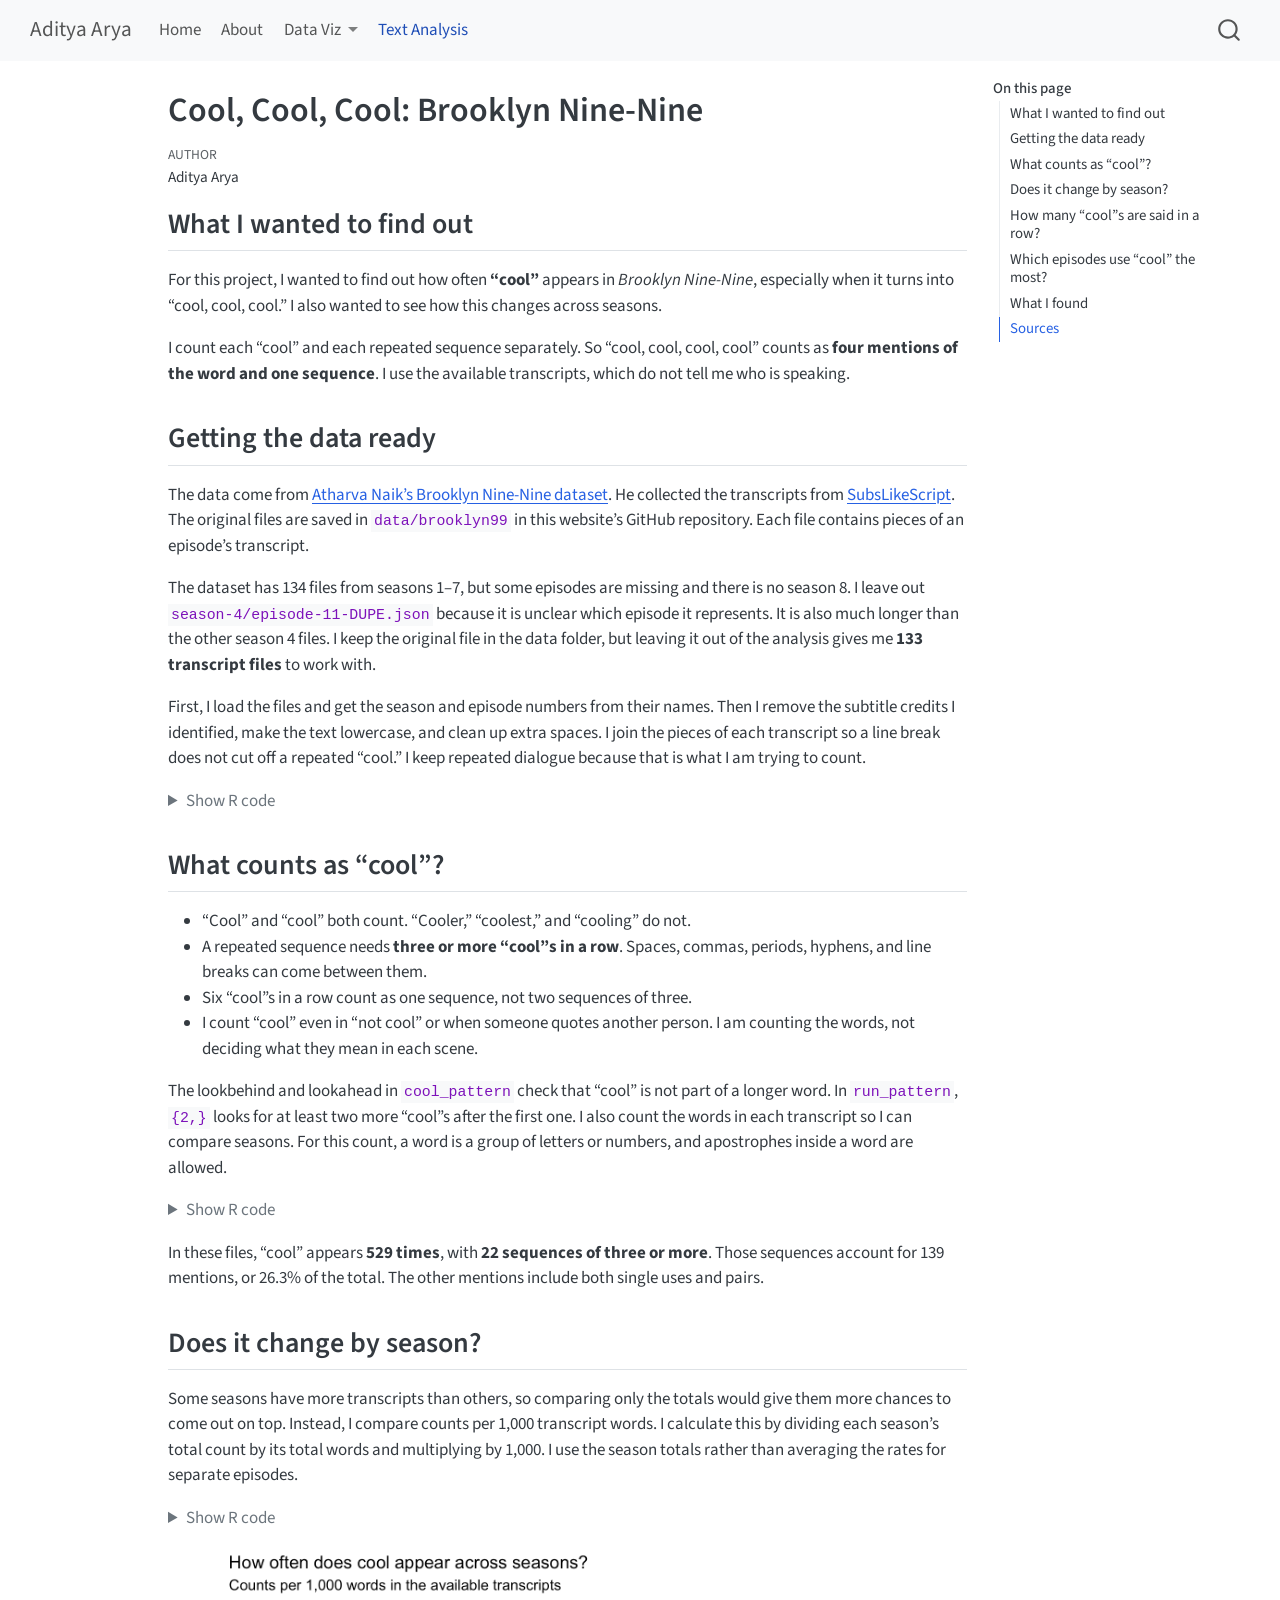
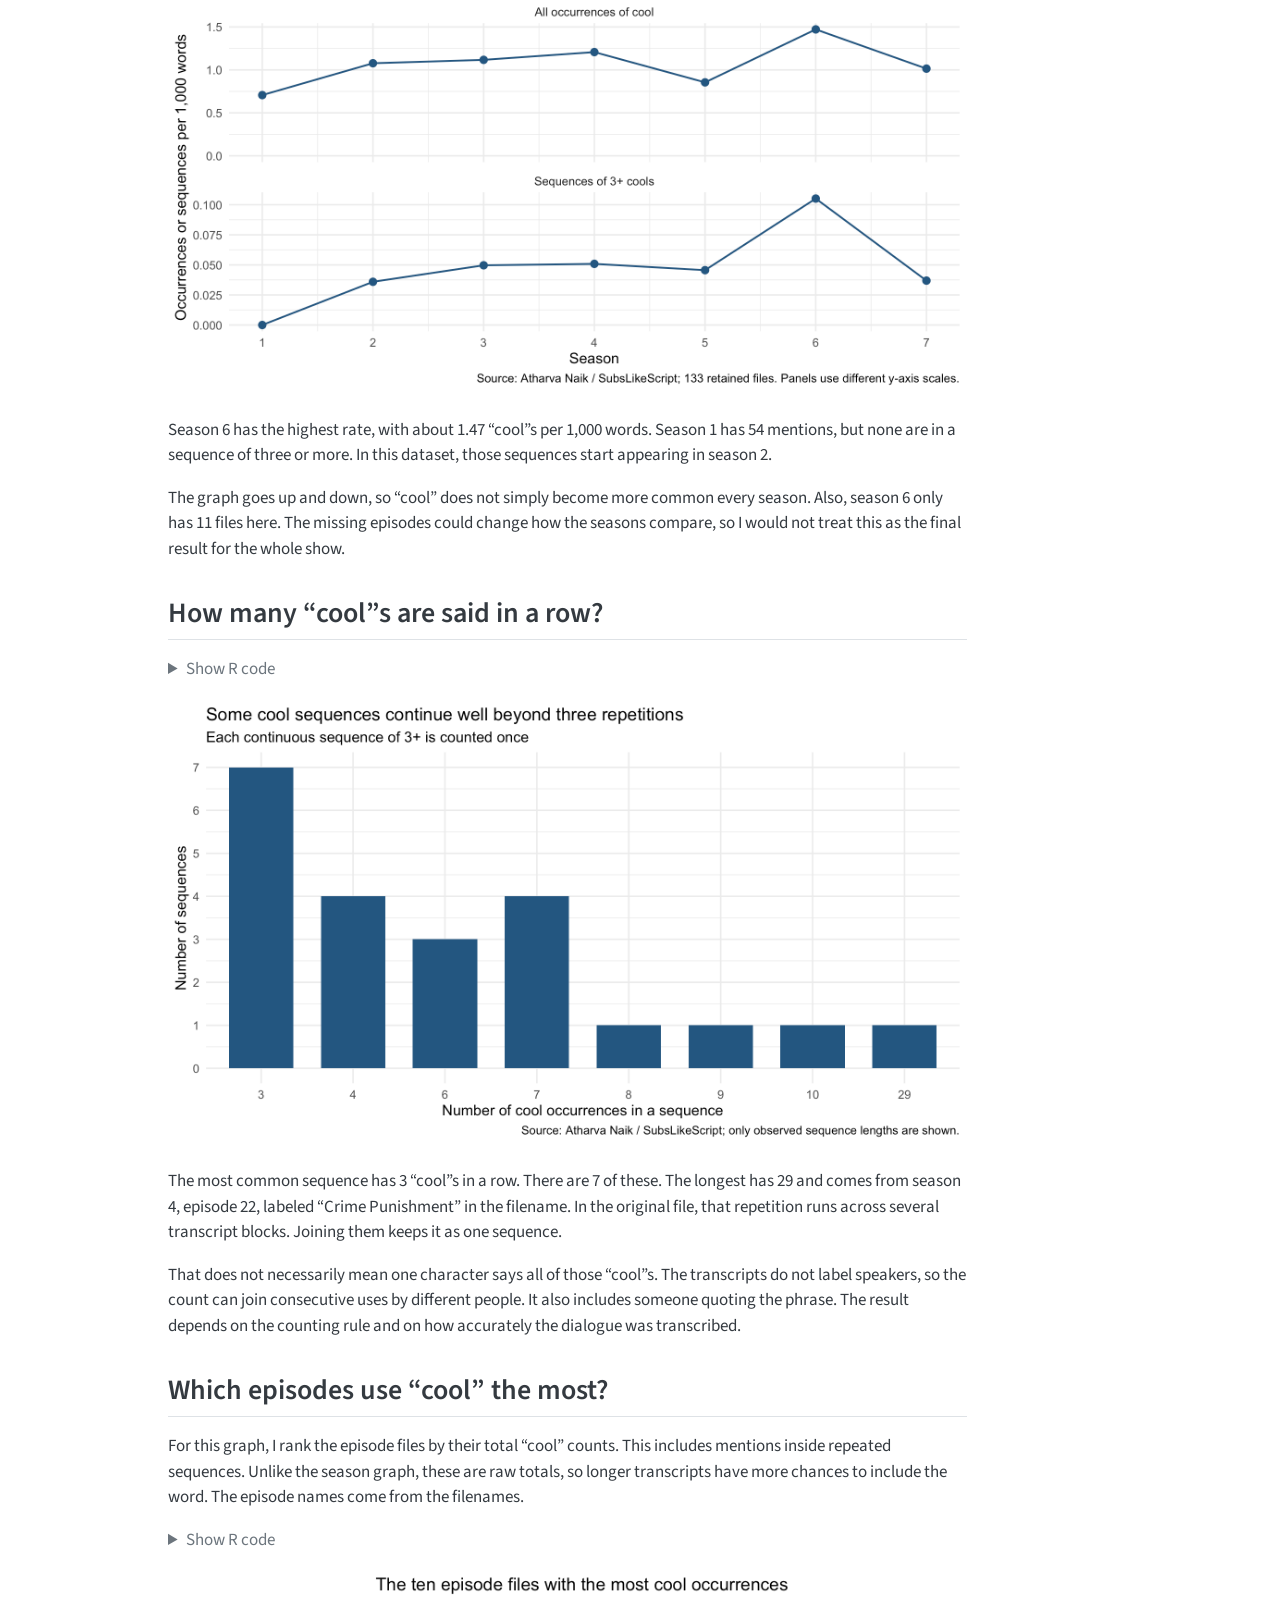
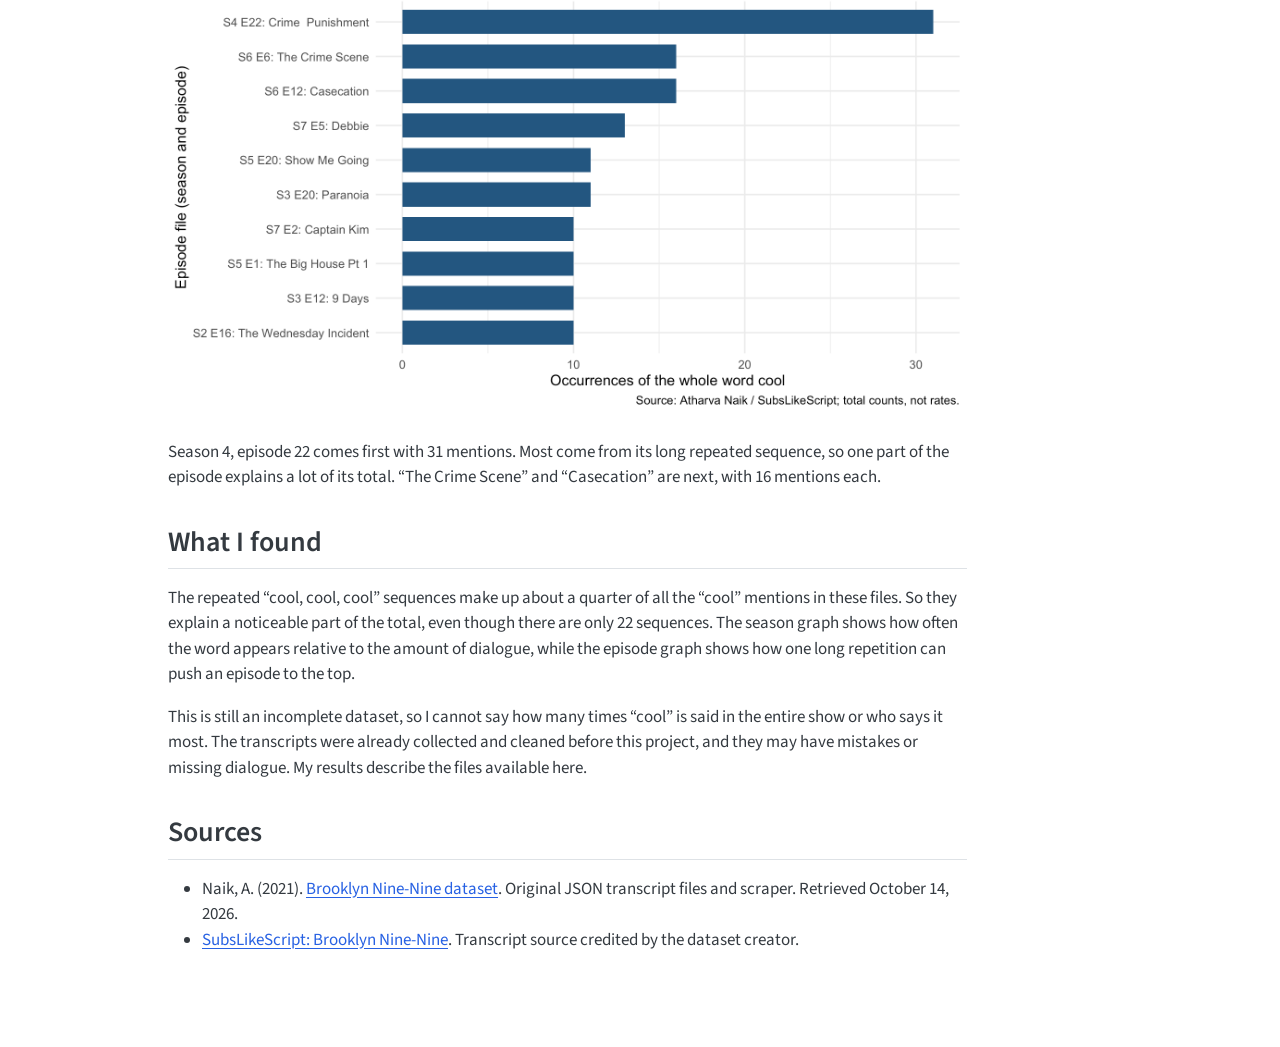
<file: docs/brooklyn-nine-nine.html>
<!DOCTYPE html>
<html xmlns="http://www.w3.org/1999/xhtml" lang="en" xml:lang="en"><head>

<meta charset="utf-8">
<meta name="generator" content="quarto-1.5.57">

<meta name="viewport" content="width=device-width, initial-scale=1.0, user-scalable=yes">

<meta name="author" content="Aditya Arya">

<title>Cool, Cool, Cool: Brooklyn Nine-Nine – Aditya Arya</title>
<style>
code{white-space: pre-wrap;}
span.smallcaps{font-variant: small-caps;}
div.columns{display: flex; gap: min(4vw, 1.5em);}
div.column{flex: auto; overflow-x: auto;}
div.hanging-indent{margin-left: 1.5em; text-indent: -1.5em;}
ul.task-list{list-style: none;}
ul.task-list li input[type="checkbox"] {
  width: 0.8em;
  margin: 0 0.8em 0.2em -1em; /* quarto-specific, see https://github.com/quarto-dev/quarto-cli/issues/4556 */ 
  vertical-align: middle;
}
/* CSS for syntax highlighting */
pre > code.sourceCode { white-space: pre; position: relative; }
pre > code.sourceCode > span { line-height: 1.25; }
pre > code.sourceCode > span:empty { height: 1.2em; }
.sourceCode { overflow: visible; }
code.sourceCode > span { color: inherit; text-decoration: inherit; }
div.sourceCode { margin: 1em 0; }
pre.sourceCode { margin: 0; }
@media screen {
div.sourceCode { overflow: auto; }
}
@media print {
pre > code.sourceCode { white-space: pre-wrap; }
pre > code.sourceCode > span { display: inline-block; text-indent: -5em; padding-left: 5em; }
}
pre.numberSource code
  { counter-reset: source-line 0; }
pre.numberSource code > span
  { position: relative; left: -4em; counter-increment: source-line; }
pre.numberSource code > span > a:first-child::before
  { content: counter(source-line);
    position: relative; left: -1em; text-align: right; vertical-align: baseline;
    border: none; display: inline-block;
    -webkit-touch-callout: none; -webkit-user-select: none;
    -khtml-user-select: none; -moz-user-select: none;
    -ms-user-select: none; user-select: none;
    padding: 0 4px; width: 4em;
  }
pre.numberSource { margin-left: 3em;  padding-left: 4px; }
div.sourceCode
  {   }
@media screen {
pre > code.sourceCode > span > a:first-child::before { text-decoration: underline; }
}
</style>


<script src="site_libs/quarto-nav/quarto-nav.js"></script>
<script src="site_libs/quarto-nav/headroom.min.js"></script>
<script src="site_libs/clipboard/clipboard.min.js"></script>
<script src="site_libs/quarto-search/autocomplete.umd.js"></script>
<script src="site_libs/quarto-search/fuse.min.js"></script>
<script src="site_libs/quarto-search/quarto-search.js"></script>
<meta name="quarto:offset" content="./">
<script src="site_libs/quarto-html/quarto.js"></script>
<script src="site_libs/quarto-html/popper.min.js"></script>
<script src="site_libs/quarto-html/tippy.umd.min.js"></script>
<script src="site_libs/quarto-html/anchor.min.js"></script>
<link href="site_libs/quarto-html/tippy.css" rel="stylesheet">
<link href="site_libs/quarto-html/quarto-syntax-highlighting.css" rel="stylesheet" id="quarto-text-highlighting-styles">
<script src="site_libs/bootstrap/bootstrap.min.js"></script>
<link href="site_libs/bootstrap/bootstrap-icons.css" rel="stylesheet">
<link href="site_libs/bootstrap/bootstrap.min.css" rel="stylesheet" id="quarto-bootstrap" data-mode="light">
<script id="quarto-search-options" type="application/json">{
  "location": "navbar",
  "copy-button": false,
  "collapse-after": 3,
  "panel-placement": "end",
  "type": "overlay",
  "limit": 50,
  "keyboard-shortcut": [
    "f",
    "/",
    "s"
  ],
  "show-item-context": false,
  "language": {
    "search-no-results-text": "No results",
    "search-matching-documents-text": "matching documents",
    "search-copy-link-title": "Copy link to search",
    "search-hide-matches-text": "Hide additional matches",
    "search-more-match-text": "more match in this document",
    "search-more-matches-text": "more matches in this document",
    "search-clear-button-title": "Clear",
    "search-text-placeholder": "",
    "search-detached-cancel-button-title": "Cancel",
    "search-submit-button-title": "Submit",
    "search-label": "Search"
  }
}</script>


<link rel="stylesheet" href="styles.css">
</head>

<body class="nav-fixed">

<div id="quarto-search-results"></div>
  <header id="quarto-header" class="headroom fixed-top">
    <nav class="navbar navbar-expand-lg " data-bs-theme="dark">
      <div class="navbar-container container-fluid">
      <div class="navbar-brand-container mx-auto">
    <a class="navbar-brand" href="./index.html">
    <span class="navbar-title">Aditya Arya</span>
    </a>
  </div>
            <div id="quarto-search" class="" title="Search"></div>
          <button class="navbar-toggler" type="button" data-bs-toggle="collapse" data-bs-target="#navbarCollapse" aria-controls="navbarCollapse" role="menu" aria-expanded="false" aria-label="Toggle navigation" onclick="if (window.quartoToggleHeadroom) { window.quartoToggleHeadroom(); }">
  <span class="navbar-toggler-icon"></span>
</button>
          <div class="collapse navbar-collapse" id="navbarCollapse">
            <ul class="navbar-nav navbar-nav-scroll me-auto">
  <li class="nav-item">
    <a class="nav-link" href="./index.html"> 
<span class="menu-text">Home</span></a>
  </li>  
  <li class="nav-item">
    <a class="nav-link" href="./about.html"> 
<span class="menu-text">About</span></a>
  </li>  
  <li class="nav-item dropdown ">
    <a class="nav-link dropdown-toggle" href="#" id="nav-menu-data-viz" role="link" data-bs-toggle="dropdown" aria-expanded="false">
 <span class="menu-text">Data Viz</span>
    </a>
    <ul class="dropdown-menu" aria-labelledby="nav-menu-data-viz">    
        <li>
    <a class="dropdown-item" href="./income-inequality.html">
 <span class="dropdown-text">Income inequality</span></a>
  </li>  
        <li>
    <a class="dropdown-item" href="./big-tech-stock-prices.html">
 <span class="dropdown-text">Big Tech stocks</span></a>
  </li>  
    </ul>
  </li>
  <li class="nav-item">
    <a class="nav-link active" href="./brooklyn-nine-nine.html" aria-current="page"> 
<span class="menu-text">Text Analysis</span></a>
  </li>  
</ul>
          </div> <!-- /navcollapse -->
            <div class="quarto-navbar-tools">
</div>
      </div> <!-- /container-fluid -->
    </nav>
</header>
<!-- content -->
<div id="quarto-content" class="quarto-container page-columns page-rows-contents page-layout-article page-navbar">
<!-- sidebar -->
<!-- margin-sidebar -->
    <div id="quarto-margin-sidebar" class="sidebar margin-sidebar">
        <nav id="TOC" role="doc-toc" class="toc-active">
    <h2 id="toc-title">On this page</h2>
   
  <ul>
  <li><a href="#what-i-wanted-to-find-out" id="toc-what-i-wanted-to-find-out" class="nav-link active" data-scroll-target="#what-i-wanted-to-find-out">What I wanted to find out</a></li>
  <li><a href="#getting-the-data-ready" id="toc-getting-the-data-ready" class="nav-link" data-scroll-target="#getting-the-data-ready">Getting the data ready</a></li>
  <li><a href="#what-counts-as-cool" id="toc-what-counts-as-cool" class="nav-link" data-scroll-target="#what-counts-as-cool">What counts as “cool”?</a></li>
  <li><a href="#does-it-change-by-season" id="toc-does-it-change-by-season" class="nav-link" data-scroll-target="#does-it-change-by-season">Does it change by season?</a></li>
  <li><a href="#how-many-cools-are-said-in-a-row" id="toc-how-many-cools-are-said-in-a-row" class="nav-link" data-scroll-target="#how-many-cools-are-said-in-a-row">How many “cool”s are said in a row?</a></li>
  <li><a href="#which-episodes-use-cool-the-most" id="toc-which-episodes-use-cool-the-most" class="nav-link" data-scroll-target="#which-episodes-use-cool-the-most">Which episodes use “cool” the most?</a></li>
  <li><a href="#what-i-found" id="toc-what-i-found" class="nav-link" data-scroll-target="#what-i-found">What I found</a></li>
  <li><a href="#sources" id="toc-sources" class="nav-link" data-scroll-target="#sources">Sources</a></li>
  </ul>
</nav>
    </div>
<!-- main -->
<main class="content" id="quarto-document-content">

<header id="title-block-header" class="quarto-title-block default">
<div class="quarto-title">
<h1 class="title">Cool, Cool, Cool: Brooklyn Nine-Nine</h1>
</div>



<div class="quarto-title-meta">

    <div>
    <div class="quarto-title-meta-heading">Author</div>
    <div class="quarto-title-meta-contents">
             <p>Aditya Arya </p>
          </div>
  </div>
    
  
    
  </div>
  


</header>


<section id="what-i-wanted-to-find-out" class="level2">
<h2 class="anchored" data-anchor-id="what-i-wanted-to-find-out">What I wanted to find out</h2>
<p>For this project, I wanted to find out how often <strong>“cool”</strong> appears in <em>Brooklyn Nine-Nine</em>, especially when it turns into “cool, cool, cool.” I also wanted to see how this changes across seasons.</p>
<p>I count each “cool” and each repeated sequence separately. So “cool, cool, cool, cool” counts as <strong>four mentions of the word and one sequence</strong>. I use the available transcripts, which do not tell me who is speaking.</p>
</section>
<section id="getting-the-data-ready" class="level2">
<h2 class="anchored" data-anchor-id="getting-the-data-ready">Getting the data ready</h2>
<p>The data come from <a href="https://github.com/atharva-naik/brooklyn99-dataset">Atharva Naik’s Brooklyn Nine-Nine dataset</a>. He collected the transcripts from <a href="https://subslikescript.com/series/Brooklyn_Nine-Nine-2467372">SubsLikeScript</a>. The original files are saved in <code>data/brooklyn99</code> in this website’s GitHub repository. Each file contains pieces of an episode’s transcript.</p>
<p>The dataset has 134 files from seasons 1–7, but some episodes are missing and there is no season 8. I leave out <code>season-4/episode-11-DUPE.json</code> because it is unclear which episode it represents. It is also much longer than the other season 4 files. I keep the original file in the data folder, but leaving it out of the analysis gives me <strong>133 transcript files</strong> to work with.</p>
<p>First, I load the files and get the season and episode numbers from their names. Then I remove the subtitle credits I identified, make the text lowercase, and clean up extra spaces. I join the pieces of each transcript so a line break does not cut off a repeated “cool.” I keep repeated dialogue because that is what I am trying to count.</p>
<div class="cell">
<details class="code-fold">
<summary>Show R code</summary>
<div class="sourceCode cell-code" id="cb1"><pre class="sourceCode r code-with-copy"><code class="sourceCode r"><span id="cb1-1"><a href="#cb1-1" aria-hidden="true" tabindex="-1"></a><span class="fu">library</span>(tidyverse)</span>
<span id="cb1-2"><a href="#cb1-2" aria-hidden="true" tabindex="-1"></a></span>
<span id="cb1-3"><a href="#cb1-3" aria-hidden="true" tabindex="-1"></a>files <span class="ot">&lt;-</span> <span class="fu">list.files</span>(</span>
<span id="cb1-4"><a href="#cb1-4" aria-hidden="true" tabindex="-1"></a>  <span class="st">"data/brooklyn99"</span>, <span class="at">pattern =</span> <span class="st">"</span><span class="sc">\\</span><span class="st">.json$"</span>,</span>
<span id="cb1-5"><a href="#cb1-5" aria-hidden="true" tabindex="-1"></a>  <span class="at">recursive =</span> <span class="cn">TRUE</span>, <span class="at">full.names =</span> <span class="cn">TRUE</span></span>
<span id="cb1-6"><a href="#cb1-6" aria-hidden="true" tabindex="-1"></a>)</span>
<span id="cb1-7"><a href="#cb1-7" aria-hidden="true" tabindex="-1"></a></span>
<span id="cb1-8"><a href="#cb1-8" aria-hidden="true" tabindex="-1"></a>transcripts <span class="ot">&lt;-</span> <span class="fu">tibble</span>(<span class="at">source_file =</span> files) <span class="sc">|&gt;</span></span>
<span id="cb1-9"><a href="#cb1-9" aria-hidden="true" tabindex="-1"></a>  <span class="fu">mutate</span>(</span>
<span id="cb1-10"><a href="#cb1-10" aria-hidden="true" tabindex="-1"></a>    <span class="at">text =</span> <span class="fu">map_chr</span>(source_file, <span class="cf">function</span>(file) {</span>
<span id="cb1-11"><a href="#cb1-11" aria-hidden="true" tabindex="-1"></a>      lines <span class="ot">&lt;-</span> jsonlite<span class="sc">::</span><span class="fu">fromJSON</span>(file)</span>
<span id="cb1-12"><a href="#cb1-12" aria-hidden="true" tabindex="-1"></a>      lines <span class="ot">&lt;-</span> lines[<span class="sc">!</span><span class="fu">str_detect</span>(</span>
<span id="cb1-13"><a href="#cb1-13" aria-hidden="true" tabindex="-1"></a>        lines, <span class="fu">regex</span>(<span class="st">"synced.*(chamallow|moustafa|maxpayne)"</span>, <span class="at">ignore_case =</span> <span class="cn">TRUE</span>)</span>
<span id="cb1-14"><a href="#cb1-14" aria-hidden="true" tabindex="-1"></a>      )]</span>
<span id="cb1-15"><a href="#cb1-15" aria-hidden="true" tabindex="-1"></a>      <span class="fu">str_c</span>(lines, <span class="at">collapse =</span> <span class="st">" "</span>)</span>
<span id="cb1-16"><a href="#cb1-16" aria-hidden="true" tabindex="-1"></a>    }),</span>
<span id="cb1-17"><a href="#cb1-17" aria-hidden="true" tabindex="-1"></a>    <span class="at">season =</span> <span class="fu">as.integer</span>(<span class="fu">str_extract</span>(source_file, <span class="st">"(?&lt;=season-)</span><span class="sc">\\</span><span class="st">d+"</span>)),</span>
<span id="cb1-18"><a href="#cb1-18" aria-hidden="true" tabindex="-1"></a>    <span class="at">episode =</span> <span class="fu">as.integer</span>(<span class="fu">str_extract</span>(source_file, <span class="st">"(?&lt;=episode-)</span><span class="sc">\\</span><span class="st">d+"</span>)),</span>
<span id="cb1-19"><a href="#cb1-19" aria-hidden="true" tabindex="-1"></a>    <span class="at">title =</span> <span class="fu">str_remove</span>(<span class="fu">basename</span>(source_file), <span class="st">"^episode-</span><span class="sc">\\</span><span class="st">d+-"</span>),</span>
<span id="cb1-20"><a href="#cb1-20" aria-hidden="true" tabindex="-1"></a>    <span class="at">title =</span> <span class="fu">str_remove</span>(title, <span class="st">"</span><span class="sc">\\</span><span class="st">.json$"</span>),</span>
<span id="cb1-21"><a href="#cb1-21" aria-hidden="true" tabindex="-1"></a>    <span class="at">title =</span> <span class="fu">str_replace_all</span>(title, <span class="st">"_"</span>, <span class="st">" "</span>)</span>
<span id="cb1-22"><a href="#cb1-22" aria-hidden="true" tabindex="-1"></a>  )</span>
<span id="cb1-23"><a href="#cb1-23" aria-hidden="true" tabindex="-1"></a></span>
<span id="cb1-24"><a href="#cb1-24" aria-hidden="true" tabindex="-1"></a>episodes <span class="ot">&lt;-</span> transcripts <span class="sc">|&gt;</span></span>
<span id="cb1-25"><a href="#cb1-25" aria-hidden="true" tabindex="-1"></a>  <span class="fu">filter</span>(<span class="sc">!</span><span class="fu">str_detect</span>(source_file, <span class="st">"DUPE"</span>)) <span class="sc">|&gt;</span></span>
<span id="cb1-26"><a href="#cb1-26" aria-hidden="true" tabindex="-1"></a>  <span class="fu">mutate</span>(</span>
<span id="cb1-27"><a href="#cb1-27" aria-hidden="true" tabindex="-1"></a>    <span class="at">text =</span> <span class="fu">str_replace_all</span>(text, <span class="fu">fixed</span>(<span class="st">"Ripped By mstoll"</span>), <span class="st">""</span>),</span>
<span id="cb1-28"><a href="#cb1-28" aria-hidden="true" tabindex="-1"></a>    <span class="at">text =</span> <span class="fu">str_replace_all</span>(text, <span class="fu">fixed</span>(<span class="st">"&amp;amp;"</span>), <span class="st">"&amp;"</span>),</span>
<span id="cb1-29"><a href="#cb1-29" aria-hidden="true" tabindex="-1"></a>    <span class="at">text =</span> <span class="fu">str_replace_all</span>(text, <span class="st">"&gt;"</span>, <span class="st">""</span>),</span>
<span id="cb1-30"><a href="#cb1-30" aria-hidden="true" tabindex="-1"></a>    <span class="at">text =</span> <span class="fu">str_squish</span>(<span class="fu">str_to_lower</span>(text))</span>
<span id="cb1-31"><a href="#cb1-31" aria-hidden="true" tabindex="-1"></a>  )</span></code><button title="Copy to Clipboard" class="code-copy-button"><i class="bi"></i></button></pre></div>
</details>
</div>
</section>
<section id="what-counts-as-cool" class="level2">
<h2 class="anchored" data-anchor-id="what-counts-as-cool">What counts as “cool”?</h2>
<ul>
<li>“Cool” and “cool” both count. “Cooler,” “coolest,” and “cooling” do not.</li>
<li>A repeated sequence needs <strong>three or more “cool”s in a row</strong>. Spaces, commas, periods, hyphens, and line breaks can come between them.</li>
<li>Six “cool”s in a row count as one sequence, not two sequences of three.</li>
<li>I count “cool” even in “not cool” or when someone quotes another person. I am counting the words, not deciding what they mean in each scene.</li>
</ul>
<p>The lookbehind and lookahead in <code>cool_pattern</code> check that “cool” is not part of a longer word. In <code>run_pattern</code>, <code>{2,}</code> looks for at least two more “cool”s after the first one. I also count the words in each transcript so I can compare seasons. For this count, a word is a group of letters or numbers, and apostrophes inside a word are allowed.</p>
<div class="cell">
<details class="code-fold">
<summary>Show R code</summary>
<div class="sourceCode cell-code" id="cb2"><pre class="sourceCode r code-with-copy"><code class="sourceCode r"><span id="cb2-1"><a href="#cb2-1" aria-hidden="true" tabindex="-1"></a>cool_pattern <span class="ot">&lt;-</span> <span class="st">"(?&lt;!</span><span class="sc">\\</span><span class="st">w)cool(?!</span><span class="sc">\\</span><span class="st">w)"</span></span>
<span id="cb2-2"><a href="#cb2-2" aria-hidden="true" tabindex="-1"></a>run_pattern <span class="ot">&lt;-</span> <span class="st">"(?&lt;!</span><span class="sc">\\</span><span class="st">w)cool(?!</span><span class="sc">\\</span><span class="st">w)(?:[</span><span class="sc">\\</span><span class="st">s</span><span class="sc">\\</span><span class="st">p{P}]+cool(?!</span><span class="sc">\\</span><span class="st">w)){2,}"</span></span>
<span id="cb2-3"><a href="#cb2-3" aria-hidden="true" tabindex="-1"></a>word_pattern <span class="ot">&lt;-</span> <span class="st">"</span><span class="sc">\\</span><span class="st">b</span><span class="sc">\\</span><span class="st">w+(?:['’]</span><span class="sc">\\</span><span class="st">w+)*</span><span class="sc">\\</span><span class="st">b"</span></span>
<span id="cb2-4"><a href="#cb2-4" aria-hidden="true" tabindex="-1"></a></span>
<span id="cb2-5"><a href="#cb2-5" aria-hidden="true" tabindex="-1"></a>episodes <span class="ot">&lt;-</span> episodes <span class="sc">|&gt;</span></span>
<span id="cb2-6"><a href="#cb2-6" aria-hidden="true" tabindex="-1"></a>  <span class="fu">mutate</span>(</span>
<span id="cb2-7"><a href="#cb2-7" aria-hidden="true" tabindex="-1"></a>    <span class="at">words =</span> <span class="fu">str_count</span>(text, word_pattern),</span>
<span id="cb2-8"><a href="#cb2-8" aria-hidden="true" tabindex="-1"></a>    <span class="at">cool_mentions =</span> <span class="fu">str_count</span>(text, cool_pattern),</span>
<span id="cb2-9"><a href="#cb2-9" aria-hidden="true" tabindex="-1"></a>    <span class="at">runs =</span> <span class="fu">str_extract_all</span>(text, run_pattern),</span>
<span id="cb2-10"><a href="#cb2-10" aria-hidden="true" tabindex="-1"></a>    <span class="at">repeated_sequences =</span> <span class="fu">lengths</span>(runs)</span>
<span id="cb2-11"><a href="#cb2-11" aria-hidden="true" tabindex="-1"></a>  )</span>
<span id="cb2-12"><a href="#cb2-12" aria-hidden="true" tabindex="-1"></a></span>
<span id="cb2-13"><a href="#cb2-13" aria-hidden="true" tabindex="-1"></a>runs <span class="ot">&lt;-</span> episodes <span class="sc">|&gt;</span></span>
<span id="cb2-14"><a href="#cb2-14" aria-hidden="true" tabindex="-1"></a>  <span class="fu">select</span>(season, episode, title, runs) <span class="sc">|&gt;</span></span>
<span id="cb2-15"><a href="#cb2-15" aria-hidden="true" tabindex="-1"></a>  <span class="fu">unnest_longer</span>(runs, <span class="at">values_to =</span> <span class="st">"sequence"</span>) <span class="sc">|&gt;</span></span>
<span id="cb2-16"><a href="#cb2-16" aria-hidden="true" tabindex="-1"></a>  <span class="fu">mutate</span>(<span class="at">run_length =</span> <span class="fu">str_count</span>(sequence, cool_pattern))</span></code><button title="Copy to Clipboard" class="code-copy-button"><i class="bi"></i></button></pre></div>
</details>
</div>
<p>In these files, “cool” appears <strong>529 times</strong>, with <strong>22 sequences of three or more</strong>. Those sequences account for 139 mentions, or 26.3% of the total. The other mentions include both single uses and pairs.</p>
</section>
<section id="does-it-change-by-season" class="level2">
<h2 class="anchored" data-anchor-id="does-it-change-by-season">Does it change by season?</h2>
<p>Some seasons have more transcripts than others, so comparing only the totals would give them more chances to come out on top. Instead, I compare counts per 1,000 transcript words. I calculate this by dividing each season’s total count by its total words and multiplying by 1,000. I use the season totals rather than averaging the rates for separate episodes.</p>
<div class="cell">
<details class="code-fold">
<summary>Show R code</summary>
<div class="sourceCode cell-code" id="cb3"><pre class="sourceCode r code-with-copy"><code class="sourceCode r"><span id="cb3-1"><a href="#cb3-1" aria-hidden="true" tabindex="-1"></a>season_summary <span class="ot">&lt;-</span> episodes <span class="sc">|&gt;</span></span>
<span id="cb3-2"><a href="#cb3-2" aria-hidden="true" tabindex="-1"></a>  <span class="fu">group_by</span>(season) <span class="sc">|&gt;</span></span>
<span id="cb3-3"><a href="#cb3-3" aria-hidden="true" tabindex="-1"></a>  <span class="fu">summarise</span>(</span>
<span id="cb3-4"><a href="#cb3-4" aria-hidden="true" tabindex="-1"></a>    <span class="at">transcript_files =</span> <span class="fu">n</span>(),</span>
<span id="cb3-5"><a href="#cb3-5" aria-hidden="true" tabindex="-1"></a>    <span class="at">words =</span> <span class="fu">sum</span>(words),</span>
<span id="cb3-6"><a href="#cb3-6" aria-hidden="true" tabindex="-1"></a>    <span class="at">cool_mentions =</span> <span class="fu">sum</span>(cool_mentions),</span>
<span id="cb3-7"><a href="#cb3-7" aria-hidden="true" tabindex="-1"></a>    <span class="at">repeated_sequences =</span> <span class="fu">sum</span>(repeated_sequences),</span>
<span id="cb3-8"><a href="#cb3-8" aria-hidden="true" tabindex="-1"></a>    <span class="at">.groups =</span> <span class="st">"drop"</span></span>
<span id="cb3-9"><a href="#cb3-9" aria-hidden="true" tabindex="-1"></a>  ) <span class="sc">|&gt;</span></span>
<span id="cb3-10"><a href="#cb3-10" aria-hidden="true" tabindex="-1"></a>  <span class="fu">mutate</span>(</span>
<span id="cb3-11"><a href="#cb3-11" aria-hidden="true" tabindex="-1"></a>    <span class="at">cool_per_1000 =</span> <span class="dv">1000</span> <span class="sc">*</span> cool_mentions <span class="sc">/</span> words,</span>
<span id="cb3-12"><a href="#cb3-12" aria-hidden="true" tabindex="-1"></a>    <span class="at">runs_per_1000 =</span> <span class="dv">1000</span> <span class="sc">*</span> repeated_sequences <span class="sc">/</span> words</span>
<span id="cb3-13"><a href="#cb3-13" aria-hidden="true" tabindex="-1"></a>  )</span>
<span id="cb3-14"><a href="#cb3-14" aria-hidden="true" tabindex="-1"></a></span>
<span id="cb3-15"><a href="#cb3-15" aria-hidden="true" tabindex="-1"></a>season_plot_data <span class="ot">&lt;-</span> season_summary <span class="sc">|&gt;</span></span>
<span id="cb3-16"><a href="#cb3-16" aria-hidden="true" tabindex="-1"></a>  <span class="fu">select</span>(season, cool_per_1000, runs_per_1000) <span class="sc">|&gt;</span></span>
<span id="cb3-17"><a href="#cb3-17" aria-hidden="true" tabindex="-1"></a>  <span class="fu">pivot_longer</span>(</span>
<span id="cb3-18"><a href="#cb3-18" aria-hidden="true" tabindex="-1"></a>    <span class="at">cols =</span> <span class="fu">c</span>(cool_per_1000, runs_per_1000),</span>
<span id="cb3-19"><a href="#cb3-19" aria-hidden="true" tabindex="-1"></a>    <span class="at">names_to =</span> <span class="st">"measure"</span>, <span class="at">values_to =</span> <span class="st">"rate"</span></span>
<span id="cb3-20"><a href="#cb3-20" aria-hidden="true" tabindex="-1"></a>  ) <span class="sc">|&gt;</span></span>
<span id="cb3-21"><a href="#cb3-21" aria-hidden="true" tabindex="-1"></a>  <span class="fu">mutate</span>(<span class="at">measure =</span> <span class="fu">recode</span>(</span>
<span id="cb3-22"><a href="#cb3-22" aria-hidden="true" tabindex="-1"></a>    measure,</span>
<span id="cb3-23"><a href="#cb3-23" aria-hidden="true" tabindex="-1"></a>    <span class="at">cool_per_1000 =</span> <span class="st">"All occurrences of cool"</span>,</span>
<span id="cb3-24"><a href="#cb3-24" aria-hidden="true" tabindex="-1"></a>    <span class="at">runs_per_1000 =</span> <span class="st">"Sequences of 3+ cools"</span></span>
<span id="cb3-25"><a href="#cb3-25" aria-hidden="true" tabindex="-1"></a>  ))</span>
<span id="cb3-26"><a href="#cb3-26" aria-hidden="true" tabindex="-1"></a></span>
<span id="cb3-27"><a href="#cb3-27" aria-hidden="true" tabindex="-1"></a></span>
<span id="cb3-28"><a href="#cb3-28" aria-hidden="true" tabindex="-1"></a><span class="fu">ggplot</span>(season_plot_data, <span class="fu">aes</span>(<span class="at">x =</span> season, <span class="at">y =</span> rate)) <span class="sc">+</span></span>
<span id="cb3-29"><a href="#cb3-29" aria-hidden="true" tabindex="-1"></a>  <span class="fu">geom_line</span>(<span class="at">color =</span> <span class="st">"#245680"</span>, <span class="at">linewidth =</span> <span class="fl">0.7</span>) <span class="sc">+</span></span>
<span id="cb3-30"><a href="#cb3-30" aria-hidden="true" tabindex="-1"></a>  <span class="fu">geom_point</span>(<span class="at">color =</span> <span class="st">"#245680"</span>, <span class="at">size =</span> <span class="fl">2.5</span>) <span class="sc">+</span></span>
<span id="cb3-31"><a href="#cb3-31" aria-hidden="true" tabindex="-1"></a>  <span class="fu">facet_wrap</span>(<span class="sc">~</span> measure, <span class="at">ncol =</span> <span class="dv">1</span>, <span class="at">scales =</span> <span class="st">"free_y"</span>) <span class="sc">+</span></span>
<span id="cb3-32"><a href="#cb3-32" aria-hidden="true" tabindex="-1"></a>  <span class="fu">scale_x_continuous</span>(<span class="at">breaks =</span> <span class="dv">1</span><span class="sc">:</span><span class="dv">7</span>) <span class="sc">+</span></span>
<span id="cb3-33"><a href="#cb3-33" aria-hidden="true" tabindex="-1"></a>  <span class="fu">scale_y_continuous</span>(<span class="at">limits =</span> <span class="fu">c</span>(<span class="dv">0</span>, <span class="cn">NA</span>)) <span class="sc">+</span></span>
<span id="cb3-34"><a href="#cb3-34" aria-hidden="true" tabindex="-1"></a>  <span class="fu">labs</span>(</span>
<span id="cb3-35"><a href="#cb3-35" aria-hidden="true" tabindex="-1"></a>    <span class="at">title =</span> <span class="st">"How often does cool appear across seasons?"</span>,</span>
<span id="cb3-36"><a href="#cb3-36" aria-hidden="true" tabindex="-1"></a>    <span class="at">subtitle =</span> <span class="st">"Counts per 1,000 words in the available transcripts"</span>,</span>
<span id="cb3-37"><a href="#cb3-37" aria-hidden="true" tabindex="-1"></a>    <span class="at">x =</span> <span class="st">"Season"</span>,</span>
<span id="cb3-38"><a href="#cb3-38" aria-hidden="true" tabindex="-1"></a>    <span class="at">y =</span> <span class="st">"Occurrences or sequences per 1,000 words"</span>,</span>
<span id="cb3-39"><a href="#cb3-39" aria-hidden="true" tabindex="-1"></a>    <span class="at">caption =</span> <span class="st">"Source: Atharva Naik / SubsLikeScript; 133 retained files. Panels use different y-axis scales."</span></span>
<span id="cb3-40"><a href="#cb3-40" aria-hidden="true" tabindex="-1"></a>  ) <span class="sc">+</span></span>
<span id="cb3-41"><a href="#cb3-41" aria-hidden="true" tabindex="-1"></a>  <span class="fu">theme_minimal</span>(<span class="at">base_size =</span> <span class="dv">12</span>)</span></code><button title="Copy to Clipboard" class="code-copy-button"><i class="bi"></i></button></pre></div>
</details>
<div class="cell-output-display">
<div>
<figure class="figure">
<p><img src="brooklyn-nine-nine_files/figure-html/unnamed-chunk-3-1.png" class="img-fluid figure-img" width="864"></p>
</figure>
</div>
</div>
</div>
<p>Season 6 has the highest rate, with about 1.47 “cool”s per 1,000 words. Season 1 has 54 mentions, but none are in a sequence of three or more. In this dataset, those sequences start appearing in season 2.</p>
<p>The graph goes up and down, so “cool” does not simply become more common every season. Also, season 6 only has 11 files here. The missing episodes could change how the seasons compare, so I would not treat this as the final result for the whole show.</p>
</section>
<section id="how-many-cools-are-said-in-a-row" class="level2">
<h2 class="anchored" data-anchor-id="how-many-cools-are-said-in-a-row">How many “cool”s are said in a row?</h2>
<div class="cell">
<details class="code-fold">
<summary>Show R code</summary>
<div class="sourceCode cell-code" id="cb4"><pre class="sourceCode r code-with-copy"><code class="sourceCode r"><span id="cb4-1"><a href="#cb4-1" aria-hidden="true" tabindex="-1"></a>run_summary <span class="ot">&lt;-</span> runs <span class="sc">|&gt;</span></span>
<span id="cb4-2"><a href="#cb4-2" aria-hidden="true" tabindex="-1"></a>  <span class="fu">count</span>(run_length, <span class="at">name =</span> <span class="st">"sequences"</span>)</span>
<span id="cb4-3"><a href="#cb4-3" aria-hidden="true" tabindex="-1"></a></span>
<span id="cb4-4"><a href="#cb4-4" aria-hidden="true" tabindex="-1"></a>top_episodes <span class="ot">&lt;-</span> episodes <span class="sc">|&gt;</span></span>
<span id="cb4-5"><a href="#cb4-5" aria-hidden="true" tabindex="-1"></a>  <span class="fu">arrange</span>(season, episode) <span class="sc">|&gt;</span></span>
<span id="cb4-6"><a href="#cb4-6" aria-hidden="true" tabindex="-1"></a>  <span class="fu">slice_max</span>(cool_mentions, <span class="at">n =</span> <span class="dv">10</span>, <span class="at">with_ties =</span> <span class="cn">FALSE</span>) <span class="sc">|&gt;</span></span>
<span id="cb4-7"><a href="#cb4-7" aria-hidden="true" tabindex="-1"></a>  <span class="fu">mutate</span>(<span class="at">episode_label =</span> <span class="fu">str_c</span>(<span class="st">"S"</span>, season, <span class="st">" E"</span>, episode, <span class="st">": "</span>, title))</span>
<span id="cb4-8"><a href="#cb4-8" aria-hidden="true" tabindex="-1"></a></span>
<span id="cb4-9"><a href="#cb4-9" aria-hidden="true" tabindex="-1"></a><span class="fu">ggplot</span>(run_summary, <span class="fu">aes</span>(<span class="at">x =</span> <span class="fu">factor</span>(run_length), <span class="at">y =</span> sequences)) <span class="sc">+</span></span>
<span id="cb4-10"><a href="#cb4-10" aria-hidden="true" tabindex="-1"></a>  <span class="fu">geom_col</span>(<span class="at">fill =</span> <span class="st">"#245680"</span>, <span class="at">width =</span> <span class="fl">0.7</span>) <span class="sc">+</span></span>
<span id="cb4-11"><a href="#cb4-11" aria-hidden="true" tabindex="-1"></a>  <span class="fu">scale_y_continuous</span>(<span class="at">breaks =</span> <span class="fu">seq</span>(<span class="dv">0</span>, <span class="fu">max</span>(run_summary<span class="sc">$</span>sequences), <span class="at">by =</span> <span class="dv">1</span>)) <span class="sc">+</span></span>
<span id="cb4-12"><a href="#cb4-12" aria-hidden="true" tabindex="-1"></a>  <span class="fu">labs</span>(</span>
<span id="cb4-13"><a href="#cb4-13" aria-hidden="true" tabindex="-1"></a>    <span class="at">title =</span> <span class="st">"Some cool sequences continue well beyond three repetitions"</span>,</span>
<span id="cb4-14"><a href="#cb4-14" aria-hidden="true" tabindex="-1"></a>    <span class="at">subtitle =</span> <span class="st">"Each continuous sequence of 3+ is counted once"</span>,</span>
<span id="cb4-15"><a href="#cb4-15" aria-hidden="true" tabindex="-1"></a>    <span class="at">x =</span> <span class="st">"Number of cool occurrences in a sequence"</span>,</span>
<span id="cb4-16"><a href="#cb4-16" aria-hidden="true" tabindex="-1"></a>    <span class="at">y =</span> <span class="st">"Number of sequences"</span>,</span>
<span id="cb4-17"><a href="#cb4-17" aria-hidden="true" tabindex="-1"></a>    <span class="at">caption =</span> <span class="st">"Source: Atharva Naik / SubsLikeScript; only observed sequence lengths are shown."</span></span>
<span id="cb4-18"><a href="#cb4-18" aria-hidden="true" tabindex="-1"></a>  ) <span class="sc">+</span></span>
<span id="cb4-19"><a href="#cb4-19" aria-hidden="true" tabindex="-1"></a>  <span class="fu">theme_minimal</span>(<span class="at">base_size =</span> <span class="dv">12</span>)</span></code><button title="Copy to Clipboard" class="code-copy-button"><i class="bi"></i></button></pre></div>
</details>
<div class="cell-output-display">
<div>
<figure class="figure">
<p><img src="brooklyn-nine-nine_files/figure-html/unnamed-chunk-4-1.png" class="img-fluid figure-img" width="864"></p>
</figure>
</div>
</div>
</div>
<p>The most common sequence has 3 “cool”s in a row. There are 7 of these. The longest has 29 and comes from season 4, episode 22, labeled “Crime Punishment” in the filename. In the original file, that repetition runs across several transcript blocks. Joining them keeps it as one sequence.</p>
<p>That does not necessarily mean one character says all of those “cool”s. The transcripts do not label speakers, so the count can join consecutive uses by different people. It also includes someone quoting the phrase. The result depends on the counting rule and on how accurately the dialogue was transcribed.</p>
</section>
<section id="which-episodes-use-cool-the-most" class="level2">
<h2 class="anchored" data-anchor-id="which-episodes-use-cool-the-most">Which episodes use “cool” the most?</h2>
<p>For this graph, I rank the episode files by their total “cool” counts. This includes mentions inside repeated sequences. Unlike the season graph, these are raw totals, so longer transcripts have more chances to include the word. The episode names come from the filenames.</p>
<div class="cell">
<details class="code-fold">
<summary>Show R code</summary>
<div class="sourceCode cell-code" id="cb5"><pre class="sourceCode r code-with-copy"><code class="sourceCode r"><span id="cb5-1"><a href="#cb5-1" aria-hidden="true" tabindex="-1"></a><span class="fu">ggplot</span>(</span>
<span id="cb5-2"><a href="#cb5-2" aria-hidden="true" tabindex="-1"></a>  top_episodes,</span>
<span id="cb5-3"><a href="#cb5-3" aria-hidden="true" tabindex="-1"></a>  <span class="fu">aes</span>(<span class="at">x =</span> cool_mentions, <span class="at">y =</span> <span class="fu">fct_reorder</span>(episode_label, cool_mentions))</span>
<span id="cb5-4"><a href="#cb5-4" aria-hidden="true" tabindex="-1"></a>) <span class="sc">+</span></span>
<span id="cb5-5"><a href="#cb5-5" aria-hidden="true" tabindex="-1"></a>  <span class="fu">geom_col</span>(<span class="at">fill =</span> <span class="st">"#245680"</span>, <span class="at">width =</span> <span class="fl">0.7</span>) <span class="sc">+</span></span>
<span id="cb5-6"><a href="#cb5-6" aria-hidden="true" tabindex="-1"></a>  <span class="fu">labs</span>(</span>
<span id="cb5-7"><a href="#cb5-7" aria-hidden="true" tabindex="-1"></a>    <span class="at">title =</span> <span class="st">"The ten episode files with the most cool occurrences"</span>,</span>
<span id="cb5-8"><a href="#cb5-8" aria-hidden="true" tabindex="-1"></a>    <span class="at">x =</span> <span class="st">"Occurrences of the whole word cool"</span>,</span>
<span id="cb5-9"><a href="#cb5-9" aria-hidden="true" tabindex="-1"></a>    <span class="at">y =</span> <span class="st">"Episode file (season and episode)"</span>,</span>
<span id="cb5-10"><a href="#cb5-10" aria-hidden="true" tabindex="-1"></a>    <span class="at">caption =</span> <span class="st">"Source: Atharva Naik / SubsLikeScript; total counts, not rates."</span></span>
<span id="cb5-11"><a href="#cb5-11" aria-hidden="true" tabindex="-1"></a>  ) <span class="sc">+</span></span>
<span id="cb5-12"><a href="#cb5-12" aria-hidden="true" tabindex="-1"></a>  <span class="fu">theme_minimal</span>(<span class="at">base_size =</span> <span class="dv">12</span>)</span></code><button title="Copy to Clipboard" class="code-copy-button"><i class="bi"></i></button></pre></div>
</details>
<div class="cell-output-display">
<div>
<figure class="figure">
<p><img src="brooklyn-nine-nine_files/figure-html/unnamed-chunk-5-1.png" class="img-fluid figure-img" width="864"></p>
</figure>
</div>
</div>
</div>
<p>Season 4, episode 22 comes first with 31 mentions. Most come from its long repeated sequence, so one part of the episode explains a lot of its total. “The Crime Scene” and “Casecation” are next, with 16 mentions each.</p>
</section>
<section id="what-i-found" class="level2">
<h2 class="anchored" data-anchor-id="what-i-found">What I found</h2>
<p>The repeated “cool, cool, cool” sequences make up about a quarter of all the “cool” mentions in these files. So they explain a noticeable part of the total, even though there are only 22 sequences. The season graph shows how often the word appears relative to the amount of dialogue, while the episode graph shows how one long repetition can push an episode to the top.</p>
<p>This is still an incomplete dataset, so I cannot say how many times “cool” is said in the entire show or who says it most. The transcripts were already collected and cleaned before this project, and they may have mistakes or missing dialogue. My results describe the files available here.</p>
</section>
<section id="sources" class="level2">
<h2 class="anchored" data-anchor-id="sources">Sources</h2>
<ul>
<li>Naik, A. (2021). <a href="https://github.com/atharva-naik/brooklyn99-dataset">Brooklyn Nine-Nine dataset</a>. Original JSON transcript files and scraper. Retrieved October 14, 2026.</li>
<li><a href="https://subslikescript.com/series/Brooklyn_Nine-Nine-2467372">SubsLikeScript: Brooklyn Nine-Nine</a>. Transcript source credited by the dataset creator.</li>
</ul>


</section>

</main> <!-- /main -->
<script id="quarto-html-after-body" type="application/javascript">
window.document.addEventListener("DOMContentLoaded", function (event) {
  const toggleBodyColorMode = (bsSheetEl) => {
    const mode = bsSheetEl.getAttribute("data-mode");
    const bodyEl = window.document.querySelector("body");
    if (mode === "dark") {
      bodyEl.classList.add("quarto-dark");
      bodyEl.classList.remove("quarto-light");
    } else {
      bodyEl.classList.add("quarto-light");
      bodyEl.classList.remove("quarto-dark");
    }
  }
  const toggleBodyColorPrimary = () => {
    const bsSheetEl = window.document.querySelector("link#quarto-bootstrap");
    if (bsSheetEl) {
      toggleBodyColorMode(bsSheetEl);
    }
  }
  toggleBodyColorPrimary();  
  const icon = "";
  const anchorJS = new window.AnchorJS();
  anchorJS.options = {
    placement: 'right',
    icon: icon
  };
  anchorJS.add('.anchored');
  const isCodeAnnotation = (el) => {
    for (const clz of el.classList) {
      if (clz.startsWith('code-annotation-')) {                     
        return true;
      }
    }
    return false;
  }
  const onCopySuccess = function(e) {
    // button target
    const button = e.trigger;
    // don't keep focus
    button.blur();
    // flash "checked"
    button.classList.add('code-copy-button-checked');
    var currentTitle = button.getAttribute("title");
    button.setAttribute("title", "Copied!");
    let tooltip;
    if (window.bootstrap) {
      button.setAttribute("data-bs-toggle", "tooltip");
      button.setAttribute("data-bs-placement", "left");
      button.setAttribute("data-bs-title", "Copied!");
      tooltip = new bootstrap.Tooltip(button, 
        { trigger: "manual", 
          customClass: "code-copy-button-tooltip",
          offset: [0, -8]});
      tooltip.show();    
    }
    setTimeout(function() {
      if (tooltip) {
        tooltip.hide();
        button.removeAttribute("data-bs-title");
        button.removeAttribute("data-bs-toggle");
        button.removeAttribute("data-bs-placement");
      }
      button.setAttribute("title", currentTitle);
      button.classList.remove('code-copy-button-checked');
    }, 1000);
    // clear code selection
    e.clearSelection();
  }
  const getTextToCopy = function(trigger) {
      const codeEl = trigger.previousElementSibling.cloneNode(true);
      for (const childEl of codeEl.children) {
        if (isCodeAnnotation(childEl)) {
          childEl.remove();
        }
      }
      return codeEl.innerText;
  }
  const clipboard = new window.ClipboardJS('.code-copy-button:not([data-in-quarto-modal])', {
    text: getTextToCopy
  });
  clipboard.on('success', onCopySuccess);
  if (window.document.getElementById('quarto-embedded-source-code-modal')) {
    // For code content inside modals, clipBoardJS needs to be initialized with a container option
    // TODO: Check when it could be a function (https://github.com/zenorocha/clipboard.js/issues/860)
    const clipboardModal = new window.ClipboardJS('.code-copy-button[data-in-quarto-modal]', {
      text: getTextToCopy,
      container: window.document.getElementById('quarto-embedded-source-code-modal')
    });
    clipboardModal.on('success', onCopySuccess);
  }
    var localhostRegex = new RegExp(/^(?:http|https):\/\/localhost\:?[0-9]*\//);
    var mailtoRegex = new RegExp(/^mailto:/);
      var filterRegex = new RegExp('/' + window.location.host + '/');
    var isInternal = (href) => {
        return filterRegex.test(href) || localhostRegex.test(href) || mailtoRegex.test(href);
    }
    // Inspect non-navigation links and adorn them if external
 	var links = window.document.querySelectorAll('a[href]:not(.nav-link):not(.navbar-brand):not(.toc-action):not(.sidebar-link):not(.sidebar-item-toggle):not(.pagination-link):not(.no-external):not([aria-hidden]):not(.dropdown-item):not(.quarto-navigation-tool):not(.about-link)');
    for (var i=0; i<links.length; i++) {
      const link = links[i];
      if (!isInternal(link.href)) {
        // undo the damage that might have been done by quarto-nav.js in the case of
        // links that we want to consider external
        if (link.dataset.originalHref !== undefined) {
          link.href = link.dataset.originalHref;
        }
      }
    }
  function tippyHover(el, contentFn, onTriggerFn, onUntriggerFn) {
    const config = {
      allowHTML: true,
      maxWidth: 500,
      delay: 100,
      arrow: false,
      appendTo: function(el) {
          return el.parentElement;
      },
      interactive: true,
      interactiveBorder: 10,
      theme: 'quarto',
      placement: 'bottom-start',
    };
    if (contentFn) {
      config.content = contentFn;
    }
    if (onTriggerFn) {
      config.onTrigger = onTriggerFn;
    }
    if (onUntriggerFn) {
      config.onUntrigger = onUntriggerFn;
    }
    window.tippy(el, config); 
  }
  const noterefs = window.document.querySelectorAll('a[role="doc-noteref"]');
  for (var i=0; i<noterefs.length; i++) {
    const ref = noterefs[i];
    tippyHover(ref, function() {
      // use id or data attribute instead here
      let href = ref.getAttribute('data-footnote-href') || ref.getAttribute('href');
      try { href = new URL(href).hash; } catch {}
      const id = href.replace(/^#\/?/, "");
      const note = window.document.getElementById(id);
      if (note) {
        return note.innerHTML;
      } else {
        return "";
      }
    });
  }
  const xrefs = window.document.querySelectorAll('a.quarto-xref');
  const processXRef = (id, note) => {
    // Strip column container classes
    const stripColumnClz = (el) => {
      el.classList.remove("page-full", "page-columns");
      if (el.children) {
        for (const child of el.children) {
          stripColumnClz(child);
        }
      }
    }
    stripColumnClz(note)
    if (id === null || id.startsWith('sec-')) {
      // Special case sections, only their first couple elements
      const container = document.createElement("div");
      if (note.children && note.children.length > 2) {
        container.appendChild(note.children[0].cloneNode(true));
        for (let i = 1; i < note.children.length; i++) {
          const child = note.children[i];
          if (child.tagName === "P" && child.innerText === "") {
            continue;
          } else {
            container.appendChild(child.cloneNode(true));
            break;
          }
        }
        if (window.Quarto?.typesetMath) {
          window.Quarto.typesetMath(container);
        }
        return container.innerHTML
      } else {
        if (window.Quarto?.typesetMath) {
          window.Quarto.typesetMath(note);
        }
        return note.innerHTML;
      }
    } else {
      // Remove any anchor links if they are present
      const anchorLink = note.querySelector('a.anchorjs-link');
      if (anchorLink) {
        anchorLink.remove();
      }
      if (window.Quarto?.typesetMath) {
        window.Quarto.typesetMath(note);
      }
      // TODO in 1.5, we should make sure this works without a callout special case
      if (note.classList.contains("callout")) {
        return note.outerHTML;
      } else {
        return note.innerHTML;
      }
    }
  }
  for (var i=0; i<xrefs.length; i++) {
    const xref = xrefs[i];
    tippyHover(xref, undefined, function(instance) {
      instance.disable();
      let url = xref.getAttribute('href');
      let hash = undefined; 
      if (url.startsWith('#')) {
        hash = url;
      } else {
        try { hash = new URL(url).hash; } catch {}
      }
      if (hash) {
        const id = hash.replace(/^#\/?/, "");
        const note = window.document.getElementById(id);
        if (note !== null) {
          try {
            const html = processXRef(id, note.cloneNode(true));
            instance.setContent(html);
          } finally {
            instance.enable();
            instance.show();
          }
        } else {
          // See if we can fetch this
          fetch(url.split('#')[0])
          .then(res => res.text())
          .then(html => {
            const parser = new DOMParser();
            const htmlDoc = parser.parseFromString(html, "text/html");
            const note = htmlDoc.getElementById(id);
            if (note !== null) {
              const html = processXRef(id, note);
              instance.setContent(html);
            } 
          }).finally(() => {
            instance.enable();
            instance.show();
          });
        }
      } else {
        // See if we can fetch a full url (with no hash to target)
        // This is a special case and we should probably do some content thinning / targeting
        fetch(url)
        .then(res => res.text())
        .then(html => {
          const parser = new DOMParser();
          const htmlDoc = parser.parseFromString(html, "text/html");
          const note = htmlDoc.querySelector('main.content');
          if (note !== null) {
            // This should only happen for chapter cross references
            // (since there is no id in the URL)
            // remove the first header
            if (note.children.length > 0 && note.children[0].tagName === "HEADER") {
              note.children[0].remove();
            }
            const html = processXRef(null, note);
            instance.setContent(html);
          } 
        }).finally(() => {
          instance.enable();
          instance.show();
        });
      }
    }, function(instance) {
    });
  }
      let selectedAnnoteEl;
      const selectorForAnnotation = ( cell, annotation) => {
        let cellAttr = 'data-code-cell="' + cell + '"';
        let lineAttr = 'data-code-annotation="' +  annotation + '"';
        const selector = 'span[' + cellAttr + '][' + lineAttr + ']';
        return selector;
      }
      const selectCodeLines = (annoteEl) => {
        const doc = window.document;
        const targetCell = annoteEl.getAttribute("data-target-cell");
        const targetAnnotation = annoteEl.getAttribute("data-target-annotation");
        const annoteSpan = window.document.querySelector(selectorForAnnotation(targetCell, targetAnnotation));
        const lines = annoteSpan.getAttribute("data-code-lines").split(",");
        const lineIds = lines.map((line) => {
          return targetCell + "-" + line;
        })
        let top = null;
        let height = null;
        let parent = null;
        if (lineIds.length > 0) {
            //compute the position of the single el (top and bottom and make a div)
            const el = window.document.getElementById(lineIds[0]);
            top = el.offsetTop;
            height = el.offsetHeight;
            parent = el.parentElement.parentElement;
          if (lineIds.length > 1) {
            const lastEl = window.document.getElementById(lineIds[lineIds.length - 1]);
            const bottom = lastEl.offsetTop + lastEl.offsetHeight;
            height = bottom - top;
          }
          if (top !== null && height !== null && parent !== null) {
            // cook up a div (if necessary) and position it 
            let div = window.document.getElementById("code-annotation-line-highlight");
            if (div === null) {
              div = window.document.createElement("div");
              div.setAttribute("id", "code-annotation-line-highlight");
              div.style.position = 'absolute';
              parent.appendChild(div);
            }
            div.style.top = top - 2 + "px";
            div.style.height = height + 4 + "px";
            div.style.left = 0;
            let gutterDiv = window.document.getElementById("code-annotation-line-highlight-gutter");
            if (gutterDiv === null) {
              gutterDiv = window.document.createElement("div");
              gutterDiv.setAttribute("id", "code-annotation-line-highlight-gutter");
              gutterDiv.style.position = 'absolute';
              const codeCell = window.document.getElementById(targetCell);
              const gutter = codeCell.querySelector('.code-annotation-gutter');
              gutter.appendChild(gutterDiv);
            }
            gutterDiv.style.top = top - 2 + "px";
            gutterDiv.style.height = height + 4 + "px";
          }
          selectedAnnoteEl = annoteEl;
        }
      };
      const unselectCodeLines = () => {
        const elementsIds = ["code-annotation-line-highlight", "code-annotation-line-highlight-gutter"];
        elementsIds.forEach((elId) => {
          const div = window.document.getElementById(elId);
          if (div) {
            div.remove();
          }
        });
        selectedAnnoteEl = undefined;
      };
        // Handle positioning of the toggle
    window.addEventListener(
      "resize",
      throttle(() => {
        elRect = undefined;
        if (selectedAnnoteEl) {
          selectCodeLines(selectedAnnoteEl);
        }
      }, 10)
    );
    function throttle(fn, ms) {
    let throttle = false;
    let timer;
      return (...args) => {
        if(!throttle) { // first call gets through
            fn.apply(this, args);
            throttle = true;
        } else { // all the others get throttled
            if(timer) clearTimeout(timer); // cancel #2
            timer = setTimeout(() => {
              fn.apply(this, args);
              timer = throttle = false;
            }, ms);
        }
      };
    }
      // Attach click handler to the DT
      const annoteDls = window.document.querySelectorAll('dt[data-target-cell]');
      for (const annoteDlNode of annoteDls) {
        annoteDlNode.addEventListener('click', (event) => {
          const clickedEl = event.target;
          if (clickedEl !== selectedAnnoteEl) {
            unselectCodeLines();
            const activeEl = window.document.querySelector('dt[data-target-cell].code-annotation-active');
            if (activeEl) {
              activeEl.classList.remove('code-annotation-active');
            }
            selectCodeLines(clickedEl);
            clickedEl.classList.add('code-annotation-active');
          } else {
            // Unselect the line
            unselectCodeLines();
            clickedEl.classList.remove('code-annotation-active');
          }
        });
      }
  const findCites = (el) => {
    const parentEl = el.parentElement;
    if (parentEl) {
      const cites = parentEl.dataset.cites;
      if (cites) {
        return {
          el,
          cites: cites.split(' ')
        };
      } else {
        return findCites(el.parentElement)
      }
    } else {
      return undefined;
    }
  };
  var bibliorefs = window.document.querySelectorAll('a[role="doc-biblioref"]');
  for (var i=0; i<bibliorefs.length; i++) {
    const ref = bibliorefs[i];
    const citeInfo = findCites(ref);
    if (citeInfo) {
      tippyHover(citeInfo.el, function() {
        var popup = window.document.createElement('div');
        citeInfo.cites.forEach(function(cite) {
          var citeDiv = window.document.createElement('div');
          citeDiv.classList.add('hanging-indent');
          citeDiv.classList.add('csl-entry');
          var biblioDiv = window.document.getElementById('ref-' + cite);
          if (biblioDiv) {
            citeDiv.innerHTML = biblioDiv.innerHTML;
          }
          popup.appendChild(citeDiv);
        });
        return popup.innerHTML;
      });
    }
  }
});
</script>
</div> <!-- /content -->




</body></html>
</file>
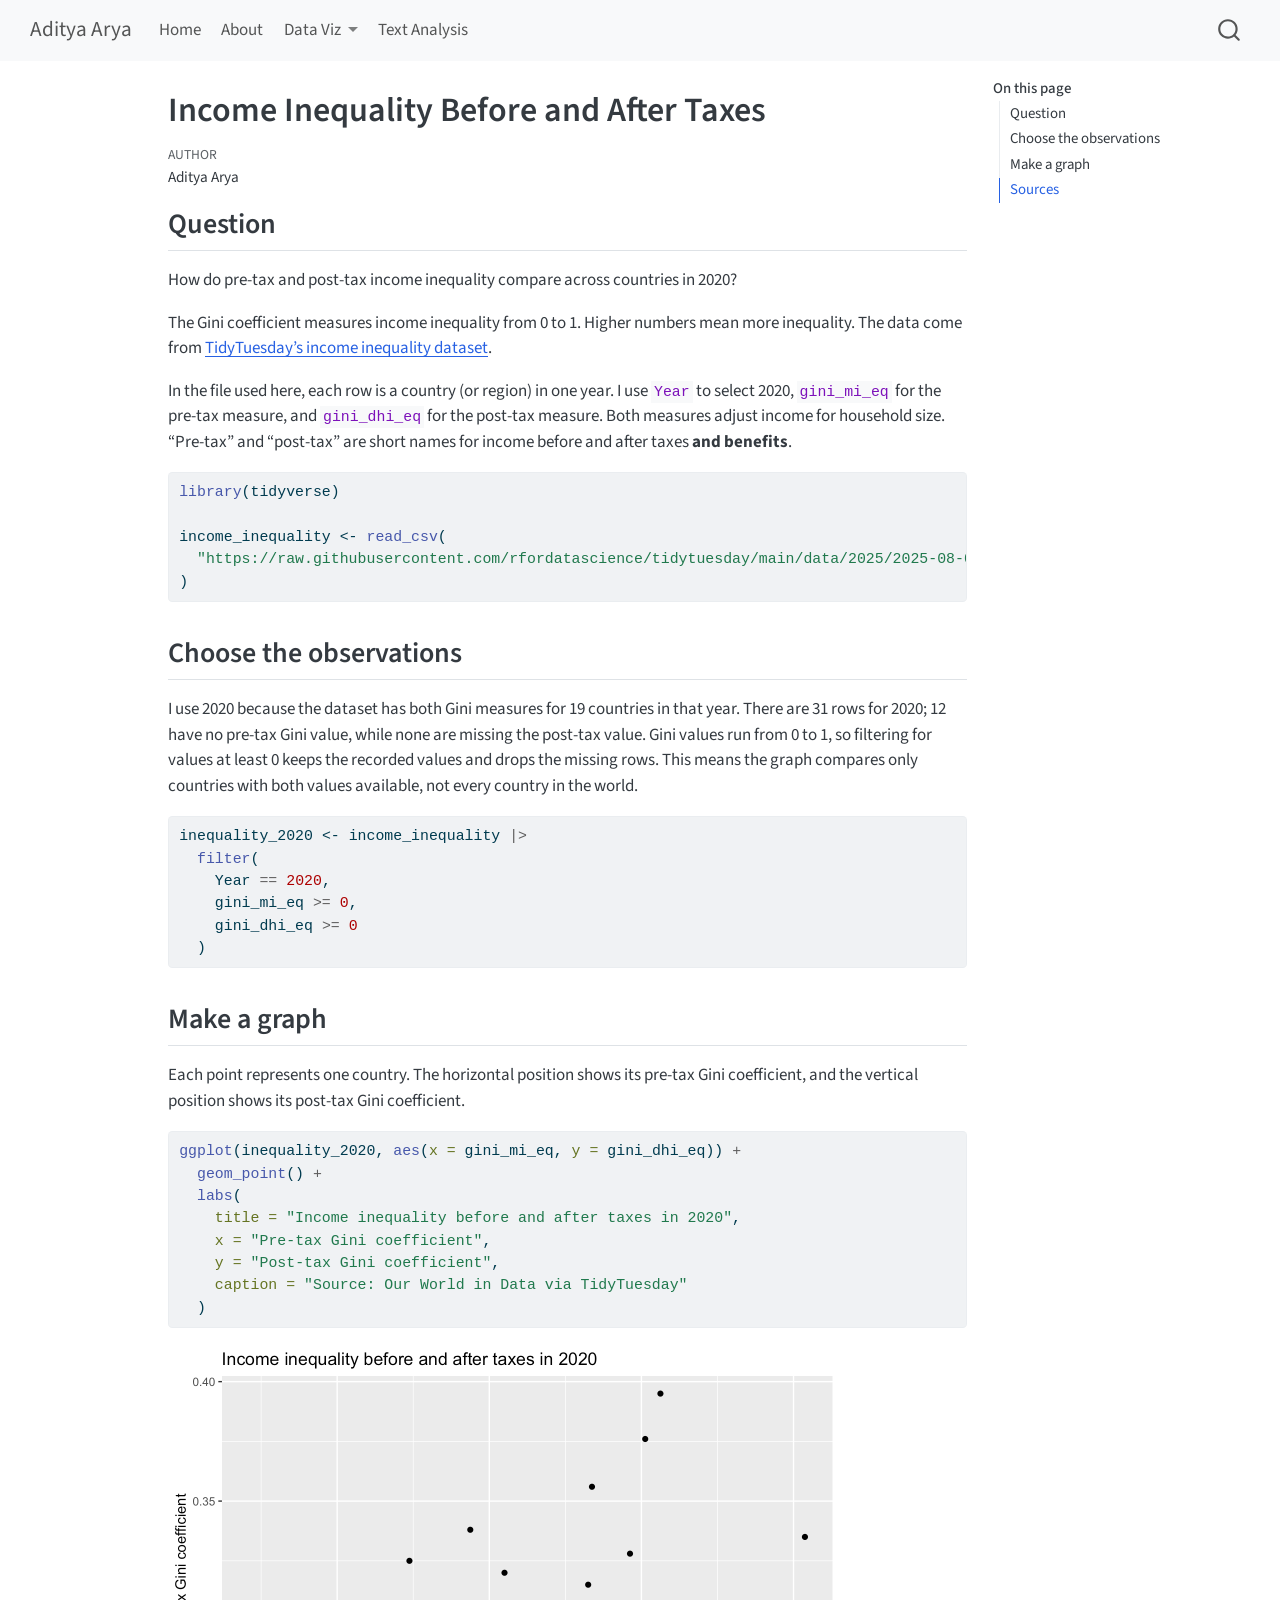
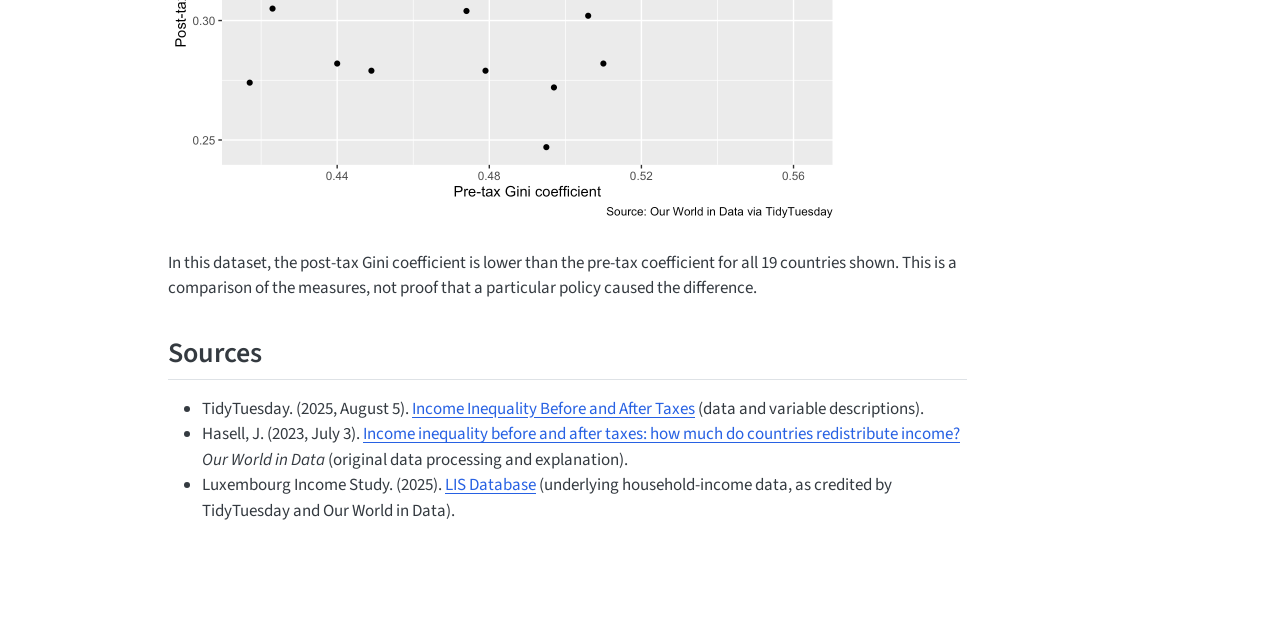
<file: docs/income-inequality.html>
<!DOCTYPE html>
<html xmlns="http://www.w3.org/1999/xhtml" lang="en" xml:lang="en"><head>

<meta charset="utf-8">
<meta name="generator" content="quarto-1.5.57">

<meta name="viewport" content="width=device-width, initial-scale=1.0, user-scalable=yes">

<meta name="author" content="Aditya Arya">

<title>Income Inequality Before and After Taxes – Aditya Arya</title>
<style>
code{white-space: pre-wrap;}
span.smallcaps{font-variant: small-caps;}
div.columns{display: flex; gap: min(4vw, 1.5em);}
div.column{flex: auto; overflow-x: auto;}
div.hanging-indent{margin-left: 1.5em; text-indent: -1.5em;}
ul.task-list{list-style: none;}
ul.task-list li input[type="checkbox"] {
  width: 0.8em;
  margin: 0 0.8em 0.2em -1em; /* quarto-specific, see https://github.com/quarto-dev/quarto-cli/issues/4556 */ 
  vertical-align: middle;
}
/* CSS for syntax highlighting */
pre > code.sourceCode { white-space: pre; position: relative; }
pre > code.sourceCode > span { line-height: 1.25; }
pre > code.sourceCode > span:empty { height: 1.2em; }
.sourceCode { overflow: visible; }
code.sourceCode > span { color: inherit; text-decoration: inherit; }
div.sourceCode { margin: 1em 0; }
pre.sourceCode { margin: 0; }
@media screen {
div.sourceCode { overflow: auto; }
}
@media print {
pre > code.sourceCode { white-space: pre-wrap; }
pre > code.sourceCode > span { display: inline-block; text-indent: -5em; padding-left: 5em; }
}
pre.numberSource code
  { counter-reset: source-line 0; }
pre.numberSource code > span
  { position: relative; left: -4em; counter-increment: source-line; }
pre.numberSource code > span > a:first-child::before
  { content: counter(source-line);
    position: relative; left: -1em; text-align: right; vertical-align: baseline;
    border: none; display: inline-block;
    -webkit-touch-callout: none; -webkit-user-select: none;
    -khtml-user-select: none; -moz-user-select: none;
    -ms-user-select: none; user-select: none;
    padding: 0 4px; width: 4em;
  }
pre.numberSource { margin-left: 3em;  padding-left: 4px; }
div.sourceCode
  {   }
@media screen {
pre > code.sourceCode > span > a:first-child::before { text-decoration: underline; }
}
</style>


<script src="site_libs/quarto-nav/quarto-nav.js"></script>
<script src="site_libs/quarto-nav/headroom.min.js"></script>
<script src="site_libs/clipboard/clipboard.min.js"></script>
<script src="site_libs/quarto-search/autocomplete.umd.js"></script>
<script src="site_libs/quarto-search/fuse.min.js"></script>
<script src="site_libs/quarto-search/quarto-search.js"></script>
<meta name="quarto:offset" content="./">
<script src="site_libs/quarto-html/quarto.js"></script>
<script src="site_libs/quarto-html/popper.min.js"></script>
<script src="site_libs/quarto-html/tippy.umd.min.js"></script>
<script src="site_libs/quarto-html/anchor.min.js"></script>
<link href="site_libs/quarto-html/tippy.css" rel="stylesheet">
<link href="site_libs/quarto-html/quarto-syntax-highlighting.css" rel="stylesheet" id="quarto-text-highlighting-styles">
<script src="site_libs/bootstrap/bootstrap.min.js"></script>
<link href="site_libs/bootstrap/bootstrap-icons.css" rel="stylesheet">
<link href="site_libs/bootstrap/bootstrap.min.css" rel="stylesheet" id="quarto-bootstrap" data-mode="light">
<script id="quarto-search-options" type="application/json">{
  "location": "navbar",
  "copy-button": false,
  "collapse-after": 3,
  "panel-placement": "end",
  "type": "overlay",
  "limit": 50,
  "keyboard-shortcut": [
    "f",
    "/",
    "s"
  ],
  "show-item-context": false,
  "language": {
    "search-no-results-text": "No results",
    "search-matching-documents-text": "matching documents",
    "search-copy-link-title": "Copy link to search",
    "search-hide-matches-text": "Hide additional matches",
    "search-more-match-text": "more match in this document",
    "search-more-matches-text": "more matches in this document",
    "search-clear-button-title": "Clear",
    "search-text-placeholder": "",
    "search-detached-cancel-button-title": "Cancel",
    "search-submit-button-title": "Submit",
    "search-label": "Search"
  }
}</script>


<link rel="stylesheet" href="styles.css">
</head>

<body class="nav-fixed">

<div id="quarto-search-results"></div>
  <header id="quarto-header" class="headroom fixed-top">
    <nav class="navbar navbar-expand-lg " data-bs-theme="dark">
      <div class="navbar-container container-fluid">
      <div class="navbar-brand-container mx-auto">
    <a class="navbar-brand" href="./index.html">
    <span class="navbar-title">Aditya Arya</span>
    </a>
  </div>
            <div id="quarto-search" class="" title="Search"></div>
          <button class="navbar-toggler" type="button" data-bs-toggle="collapse" data-bs-target="#navbarCollapse" aria-controls="navbarCollapse" role="menu" aria-expanded="false" aria-label="Toggle navigation" onclick="if (window.quartoToggleHeadroom) { window.quartoToggleHeadroom(); }">
  <span class="navbar-toggler-icon"></span>
</button>
          <div class="collapse navbar-collapse" id="navbarCollapse">
            <ul class="navbar-nav navbar-nav-scroll me-auto">
  <li class="nav-item">
    <a class="nav-link" href="./index.html"> 
<span class="menu-text">Home</span></a>
  </li>  
  <li class="nav-item">
    <a class="nav-link" href="./about.html"> 
<span class="menu-text">About</span></a>
  </li>  
  <li class="nav-item dropdown ">
    <a class="nav-link dropdown-toggle" href="#" id="nav-menu-data-viz" role="link" data-bs-toggle="dropdown" aria-expanded="false">
 <span class="menu-text">Data Viz</span>
    </a>
    <ul class="dropdown-menu" aria-labelledby="nav-menu-data-viz">    
        <li>
    <a class="dropdown-item" href="./income-inequality.html">
 <span class="dropdown-text">Income inequality</span></a>
  </li>  
        <li>
    <a class="dropdown-item" href="./big-tech-stock-prices.html">
 <span class="dropdown-text">Big Tech stocks</span></a>
  </li>  
    </ul>
  </li>
  <li class="nav-item">
    <a class="nav-link" href="./brooklyn-nine-nine.html"> 
<span class="menu-text">Text Analysis</span></a>
  </li>  
</ul>
          </div> <!-- /navcollapse -->
            <div class="quarto-navbar-tools">
</div>
      </div> <!-- /container-fluid -->
    </nav>
</header>
<!-- content -->
<div id="quarto-content" class="quarto-container page-columns page-rows-contents page-layout-article page-navbar">
<!-- sidebar -->
<!-- margin-sidebar -->
    <div id="quarto-margin-sidebar" class="sidebar margin-sidebar">
        <nav id="TOC" role="doc-toc" class="toc-active">
    <h2 id="toc-title">On this page</h2>
   
  <ul>
  <li><a href="#question" id="toc-question" class="nav-link active" data-scroll-target="#question">Question</a></li>
  <li><a href="#choose-the-observations" id="toc-choose-the-observations" class="nav-link" data-scroll-target="#choose-the-observations">Choose the observations</a></li>
  <li><a href="#make-a-graph" id="toc-make-a-graph" class="nav-link" data-scroll-target="#make-a-graph">Make a graph</a></li>
  <li><a href="#sources" id="toc-sources" class="nav-link" data-scroll-target="#sources">Sources</a></li>
  </ul>
</nav>
    </div>
<!-- main -->
<main class="content" id="quarto-document-content">

<header id="title-block-header" class="quarto-title-block default">
<div class="quarto-title">
<h1 class="title">Income Inequality Before and After Taxes</h1>
</div>



<div class="quarto-title-meta">

    <div>
    <div class="quarto-title-meta-heading">Author</div>
    <div class="quarto-title-meta-contents">
             <p>Aditya Arya </p>
          </div>
  </div>
    
  
    
  </div>
  


</header>


<section id="question" class="level2">
<h2 class="anchored" data-anchor-id="question">Question</h2>
<p>How do pre-tax and post-tax income inequality compare across countries in 2020?</p>
<p>The Gini coefficient measures income inequality from 0 to 1. Higher numbers mean more inequality. The data come from <a href="https://github.com/rfordatascience/tidytuesday/tree/main/data/2025/2025-08-05">TidyTuesday’s income inequality dataset</a>.</p>
<p>In the file used here, each row is a country (or region) in one year. I use <code>Year</code> to select 2020, <code>gini_mi_eq</code> for the pre-tax measure, and <code>gini_dhi_eq</code> for the post-tax measure. Both measures adjust income for household size. “Pre-tax” and “post-tax” are short names for income before and after taxes <strong>and benefits</strong>.</p>
<div class="cell">
<div class="sourceCode cell-code" id="cb1"><pre class="sourceCode r code-with-copy"><code class="sourceCode r"><span id="cb1-1"><a href="#cb1-1" aria-hidden="true" tabindex="-1"></a><span class="fu">library</span>(tidyverse)</span>
<span id="cb1-2"><a href="#cb1-2" aria-hidden="true" tabindex="-1"></a></span>
<span id="cb1-3"><a href="#cb1-3" aria-hidden="true" tabindex="-1"></a>income_inequality <span class="ot">&lt;-</span> <span class="fu">read_csv</span>(</span>
<span id="cb1-4"><a href="#cb1-4" aria-hidden="true" tabindex="-1"></a>  <span class="st">"https://raw.githubusercontent.com/rfordatascience/tidytuesday/main/data/2025/2025-08-05/income_inequality_processed.csv"</span></span>
<span id="cb1-5"><a href="#cb1-5" aria-hidden="true" tabindex="-1"></a>)</span></code><button title="Copy to Clipboard" class="code-copy-button"><i class="bi"></i></button></pre></div>
</div>
</section>
<section id="choose-the-observations" class="level2">
<h2 class="anchored" data-anchor-id="choose-the-observations">Choose the observations</h2>
<p>I use 2020 because the dataset has both Gini measures for 19 countries in that year. There are 31 rows for 2020; 12 have no pre-tax Gini value, while none are missing the post-tax value. Gini values run from 0 to 1, so filtering for values at least 0 keeps the recorded values and drops the missing rows. This means the graph compares only countries with both values available, not every country in the world.</p>
<div class="cell">
<div class="sourceCode cell-code" id="cb2"><pre class="sourceCode r code-with-copy"><code class="sourceCode r"><span id="cb2-1"><a href="#cb2-1" aria-hidden="true" tabindex="-1"></a>inequality_2020 <span class="ot">&lt;-</span> income_inequality <span class="sc">|&gt;</span></span>
<span id="cb2-2"><a href="#cb2-2" aria-hidden="true" tabindex="-1"></a>  <span class="fu">filter</span>(</span>
<span id="cb2-3"><a href="#cb2-3" aria-hidden="true" tabindex="-1"></a>    Year <span class="sc">==</span> <span class="dv">2020</span>,</span>
<span id="cb2-4"><a href="#cb2-4" aria-hidden="true" tabindex="-1"></a>    gini_mi_eq <span class="sc">&gt;=</span> <span class="dv">0</span>,</span>
<span id="cb2-5"><a href="#cb2-5" aria-hidden="true" tabindex="-1"></a>    gini_dhi_eq <span class="sc">&gt;=</span> <span class="dv">0</span></span>
<span id="cb2-6"><a href="#cb2-6" aria-hidden="true" tabindex="-1"></a>  )</span></code><button title="Copy to Clipboard" class="code-copy-button"><i class="bi"></i></button></pre></div>
</div>
</section>
<section id="make-a-graph" class="level2">
<h2 class="anchored" data-anchor-id="make-a-graph">Make a graph</h2>
<p>Each point represents one country. The horizontal position shows its pre-tax Gini coefficient, and the vertical position shows its post-tax Gini coefficient.</p>
<div class="cell">
<div class="sourceCode cell-code" id="cb3"><pre class="sourceCode r code-with-copy"><code class="sourceCode r"><span id="cb3-1"><a href="#cb3-1" aria-hidden="true" tabindex="-1"></a><span class="fu">ggplot</span>(inequality_2020, <span class="fu">aes</span>(<span class="at">x =</span> gini_mi_eq, <span class="at">y =</span> gini_dhi_eq)) <span class="sc">+</span></span>
<span id="cb3-2"><a href="#cb3-2" aria-hidden="true" tabindex="-1"></a>  <span class="fu">geom_point</span>() <span class="sc">+</span></span>
<span id="cb3-3"><a href="#cb3-3" aria-hidden="true" tabindex="-1"></a>  <span class="fu">labs</span>(</span>
<span id="cb3-4"><a href="#cb3-4" aria-hidden="true" tabindex="-1"></a>    <span class="at">title =</span> <span class="st">"Income inequality before and after taxes in 2020"</span>,</span>
<span id="cb3-5"><a href="#cb3-5" aria-hidden="true" tabindex="-1"></a>    <span class="at">x =</span> <span class="st">"Pre-tax Gini coefficient"</span>,</span>
<span id="cb3-6"><a href="#cb3-6" aria-hidden="true" tabindex="-1"></a>    <span class="at">y =</span> <span class="st">"Post-tax Gini coefficient"</span>,</span>
<span id="cb3-7"><a href="#cb3-7" aria-hidden="true" tabindex="-1"></a>    <span class="at">caption =</span> <span class="st">"Source: Our World in Data via TidyTuesday"</span></span>
<span id="cb3-8"><a href="#cb3-8" aria-hidden="true" tabindex="-1"></a>  )</span></code><button title="Copy to Clipboard" class="code-copy-button"><i class="bi"></i></button></pre></div>
<div class="cell-output-display">
<div>
<figure class="figure">
<p><img src="income-inequality_files/figure-html/unnamed-chunk-3-1.png" class="img-fluid figure-img" width="672"></p>
</figure>
</div>
</div>
</div>
<p>In this dataset, the post-tax Gini coefficient is lower than the pre-tax coefficient for all 19 countries shown. This is a comparison of the measures, not proof that a particular policy caused the difference.</p>
</section>
<section id="sources" class="level2">
<h2 class="anchored" data-anchor-id="sources">Sources</h2>
<ul>
<li>TidyTuesday. (2025, August 5). <a href="https://github.com/rfordatascience/tidytuesday/tree/main/data/2025/2025-08-05">Income Inequality Before and After Taxes</a> (data and variable descriptions).</li>
<li>Hasell, J. (2023, July 3). <a href="https://ourworldindata.org/income-inequality-before-and-after-taxes">Income inequality before and after taxes: how much do countries redistribute income?</a> <em>Our World in Data</em> (original data processing and explanation).</li>
<li>Luxembourg Income Study. (2025). <a href="https://www.lisdatacenter.org/our-data/lis-database/">LIS Database</a> (underlying household-income data, as credited by TidyTuesday and Our World in Data).</li>
</ul>


</section>

</main> <!-- /main -->
<script id="quarto-html-after-body" type="application/javascript">
window.document.addEventListener("DOMContentLoaded", function (event) {
  const toggleBodyColorMode = (bsSheetEl) => {
    const mode = bsSheetEl.getAttribute("data-mode");
    const bodyEl = window.document.querySelector("body");
    if (mode === "dark") {
      bodyEl.classList.add("quarto-dark");
      bodyEl.classList.remove("quarto-light");
    } else {
      bodyEl.classList.add("quarto-light");
      bodyEl.classList.remove("quarto-dark");
    }
  }
  const toggleBodyColorPrimary = () => {
    const bsSheetEl = window.document.querySelector("link#quarto-bootstrap");
    if (bsSheetEl) {
      toggleBodyColorMode(bsSheetEl);
    }
  }
  toggleBodyColorPrimary();  
  const icon = "";
  const anchorJS = new window.AnchorJS();
  anchorJS.options = {
    placement: 'right',
    icon: icon
  };
  anchorJS.add('.anchored');
  const isCodeAnnotation = (el) => {
    for (const clz of el.classList) {
      if (clz.startsWith('code-annotation-')) {                     
        return true;
      }
    }
    return false;
  }
  const onCopySuccess = function(e) {
    // button target
    const button = e.trigger;
    // don't keep focus
    button.blur();
    // flash "checked"
    button.classList.add('code-copy-button-checked');
    var currentTitle = button.getAttribute("title");
    button.setAttribute("title", "Copied!");
    let tooltip;
    if (window.bootstrap) {
      button.setAttribute("data-bs-toggle", "tooltip");
      button.setAttribute("data-bs-placement", "left");
      button.setAttribute("data-bs-title", "Copied!");
      tooltip = new bootstrap.Tooltip(button, 
        { trigger: "manual", 
          customClass: "code-copy-button-tooltip",
          offset: [0, -8]});
      tooltip.show();    
    }
    setTimeout(function() {
      if (tooltip) {
        tooltip.hide();
        button.removeAttribute("data-bs-title");
        button.removeAttribute("data-bs-toggle");
        button.removeAttribute("data-bs-placement");
      }
      button.setAttribute("title", currentTitle);
      button.classList.remove('code-copy-button-checked');
    }, 1000);
    // clear code selection
    e.clearSelection();
  }
  const getTextToCopy = function(trigger) {
      const codeEl = trigger.previousElementSibling.cloneNode(true);
      for (const childEl of codeEl.children) {
        if (isCodeAnnotation(childEl)) {
          childEl.remove();
        }
      }
      return codeEl.innerText;
  }
  const clipboard = new window.ClipboardJS('.code-copy-button:not([data-in-quarto-modal])', {
    text: getTextToCopy
  });
  clipboard.on('success', onCopySuccess);
  if (window.document.getElementById('quarto-embedded-source-code-modal')) {
    // For code content inside modals, clipBoardJS needs to be initialized with a container option
    // TODO: Check when it could be a function (https://github.com/zenorocha/clipboard.js/issues/860)
    const clipboardModal = new window.ClipboardJS('.code-copy-button[data-in-quarto-modal]', {
      text: getTextToCopy,
      container: window.document.getElementById('quarto-embedded-source-code-modal')
    });
    clipboardModal.on('success', onCopySuccess);
  }
    var localhostRegex = new RegExp(/^(?:http|https):\/\/localhost\:?[0-9]*\//);
    var mailtoRegex = new RegExp(/^mailto:/);
      var filterRegex = new RegExp('/' + window.location.host + '/');
    var isInternal = (href) => {
        return filterRegex.test(href) || localhostRegex.test(href) || mailtoRegex.test(href);
    }
    // Inspect non-navigation links and adorn them if external
 	var links = window.document.querySelectorAll('a[href]:not(.nav-link):not(.navbar-brand):not(.toc-action):not(.sidebar-link):not(.sidebar-item-toggle):not(.pagination-link):not(.no-external):not([aria-hidden]):not(.dropdown-item):not(.quarto-navigation-tool):not(.about-link)');
    for (var i=0; i<links.length; i++) {
      const link = links[i];
      if (!isInternal(link.href)) {
        // undo the damage that might have been done by quarto-nav.js in the case of
        // links that we want to consider external
        if (link.dataset.originalHref !== undefined) {
          link.href = link.dataset.originalHref;
        }
      }
    }
  function tippyHover(el, contentFn, onTriggerFn, onUntriggerFn) {
    const config = {
      allowHTML: true,
      maxWidth: 500,
      delay: 100,
      arrow: false,
      appendTo: function(el) {
          return el.parentElement;
      },
      interactive: true,
      interactiveBorder: 10,
      theme: 'quarto',
      placement: 'bottom-start',
    };
    if (contentFn) {
      config.content = contentFn;
    }
    if (onTriggerFn) {
      config.onTrigger = onTriggerFn;
    }
    if (onUntriggerFn) {
      config.onUntrigger = onUntriggerFn;
    }
    window.tippy(el, config); 
  }
  const noterefs = window.document.querySelectorAll('a[role="doc-noteref"]');
  for (var i=0; i<noterefs.length; i++) {
    const ref = noterefs[i];
    tippyHover(ref, function() {
      // use id or data attribute instead here
      let href = ref.getAttribute('data-footnote-href') || ref.getAttribute('href');
      try { href = new URL(href).hash; } catch {}
      const id = href.replace(/^#\/?/, "");
      const note = window.document.getElementById(id);
      if (note) {
        return note.innerHTML;
      } else {
        return "";
      }
    });
  }
  const xrefs = window.document.querySelectorAll('a.quarto-xref');
  const processXRef = (id, note) => {
    // Strip column container classes
    const stripColumnClz = (el) => {
      el.classList.remove("page-full", "page-columns");
      if (el.children) {
        for (const child of el.children) {
          stripColumnClz(child);
        }
      }
    }
    stripColumnClz(note)
    if (id === null || id.startsWith('sec-')) {
      // Special case sections, only their first couple elements
      const container = document.createElement("div");
      if (note.children && note.children.length > 2) {
        container.appendChild(note.children[0].cloneNode(true));
        for (let i = 1; i < note.children.length; i++) {
          const child = note.children[i];
          if (child.tagName === "P" && child.innerText === "") {
            continue;
          } else {
            container.appendChild(child.cloneNode(true));
            break;
          }
        }
        if (window.Quarto?.typesetMath) {
          window.Quarto.typesetMath(container);
        }
        return container.innerHTML
      } else {
        if (window.Quarto?.typesetMath) {
          window.Quarto.typesetMath(note);
        }
        return note.innerHTML;
      }
    } else {
      // Remove any anchor links if they are present
      const anchorLink = note.querySelector('a.anchorjs-link');
      if (anchorLink) {
        anchorLink.remove();
      }
      if (window.Quarto?.typesetMath) {
        window.Quarto.typesetMath(note);
      }
      // TODO in 1.5, we should make sure this works without a callout special case
      if (note.classList.contains("callout")) {
        return note.outerHTML;
      } else {
        return note.innerHTML;
      }
    }
  }
  for (var i=0; i<xrefs.length; i++) {
    const xref = xrefs[i];
    tippyHover(xref, undefined, function(instance) {
      instance.disable();
      let url = xref.getAttribute('href');
      let hash = undefined; 
      if (url.startsWith('#')) {
        hash = url;
      } else {
        try { hash = new URL(url).hash; } catch {}
      }
      if (hash) {
        const id = hash.replace(/^#\/?/, "");
        const note = window.document.getElementById(id);
        if (note !== null) {
          try {
            const html = processXRef(id, note.cloneNode(true));
            instance.setContent(html);
          } finally {
            instance.enable();
            instance.show();
          }
        } else {
          // See if we can fetch this
          fetch(url.split('#')[0])
          .then(res => res.text())
          .then(html => {
            const parser = new DOMParser();
            const htmlDoc = parser.parseFromString(html, "text/html");
            const note = htmlDoc.getElementById(id);
            if (note !== null) {
              const html = processXRef(id, note);
              instance.setContent(html);
            } 
          }).finally(() => {
            instance.enable();
            instance.show();
          });
        }
      } else {
        // See if we can fetch a full url (with no hash to target)
        // This is a special case and we should probably do some content thinning / targeting
        fetch(url)
        .then(res => res.text())
        .then(html => {
          const parser = new DOMParser();
          const htmlDoc = parser.parseFromString(html, "text/html");
          const note = htmlDoc.querySelector('main.content');
          if (note !== null) {
            // This should only happen for chapter cross references
            // (since there is no id in the URL)
            // remove the first header
            if (note.children.length > 0 && note.children[0].tagName === "HEADER") {
              note.children[0].remove();
            }
            const html = processXRef(null, note);
            instance.setContent(html);
          } 
        }).finally(() => {
          instance.enable();
          instance.show();
        });
      }
    }, function(instance) {
    });
  }
      let selectedAnnoteEl;
      const selectorForAnnotation = ( cell, annotation) => {
        let cellAttr = 'data-code-cell="' + cell + '"';
        let lineAttr = 'data-code-annotation="' +  annotation + '"';
        const selector = 'span[' + cellAttr + '][' + lineAttr + ']';
        return selector;
      }
      const selectCodeLines = (annoteEl) => {
        const doc = window.document;
        const targetCell = annoteEl.getAttribute("data-target-cell");
        const targetAnnotation = annoteEl.getAttribute("data-target-annotation");
        const annoteSpan = window.document.querySelector(selectorForAnnotation(targetCell, targetAnnotation));
        const lines = annoteSpan.getAttribute("data-code-lines").split(",");
        const lineIds = lines.map((line) => {
          return targetCell + "-" + line;
        })
        let top = null;
        let height = null;
        let parent = null;
        if (lineIds.length > 0) {
            //compute the position of the single el (top and bottom and make a div)
            const el = window.document.getElementById(lineIds[0]);
            top = el.offsetTop;
            height = el.offsetHeight;
            parent = el.parentElement.parentElement;
          if (lineIds.length > 1) {
            const lastEl = window.document.getElementById(lineIds[lineIds.length - 1]);
            const bottom = lastEl.offsetTop + lastEl.offsetHeight;
            height = bottom - top;
          }
          if (top !== null && height !== null && parent !== null) {
            // cook up a div (if necessary) and position it 
            let div = window.document.getElementById("code-annotation-line-highlight");
            if (div === null) {
              div = window.document.createElement("div");
              div.setAttribute("id", "code-annotation-line-highlight");
              div.style.position = 'absolute';
              parent.appendChild(div);
            }
            div.style.top = top - 2 + "px";
            div.style.height = height + 4 + "px";
            div.style.left = 0;
            let gutterDiv = window.document.getElementById("code-annotation-line-highlight-gutter");
            if (gutterDiv === null) {
              gutterDiv = window.document.createElement("div");
              gutterDiv.setAttribute("id", "code-annotation-line-highlight-gutter");
              gutterDiv.style.position = 'absolute';
              const codeCell = window.document.getElementById(targetCell);
              const gutter = codeCell.querySelector('.code-annotation-gutter');
              gutter.appendChild(gutterDiv);
            }
            gutterDiv.style.top = top - 2 + "px";
            gutterDiv.style.height = height + 4 + "px";
          }
          selectedAnnoteEl = annoteEl;
        }
      };
      const unselectCodeLines = () => {
        const elementsIds = ["code-annotation-line-highlight", "code-annotation-line-highlight-gutter"];
        elementsIds.forEach((elId) => {
          const div = window.document.getElementById(elId);
          if (div) {
            div.remove();
          }
        });
        selectedAnnoteEl = undefined;
      };
        // Handle positioning of the toggle
    window.addEventListener(
      "resize",
      throttle(() => {
        elRect = undefined;
        if (selectedAnnoteEl) {
          selectCodeLines(selectedAnnoteEl);
        }
      }, 10)
    );
    function throttle(fn, ms) {
    let throttle = false;
    let timer;
      return (...args) => {
        if(!throttle) { // first call gets through
            fn.apply(this, args);
            throttle = true;
        } else { // all the others get throttled
            if(timer) clearTimeout(timer); // cancel #2
            timer = setTimeout(() => {
              fn.apply(this, args);
              timer = throttle = false;
            }, ms);
        }
      };
    }
      // Attach click handler to the DT
      const annoteDls = window.document.querySelectorAll('dt[data-target-cell]');
      for (const annoteDlNode of annoteDls) {
        annoteDlNode.addEventListener('click', (event) => {
          const clickedEl = event.target;
          if (clickedEl !== selectedAnnoteEl) {
            unselectCodeLines();
            const activeEl = window.document.querySelector('dt[data-target-cell].code-annotation-active');
            if (activeEl) {
              activeEl.classList.remove('code-annotation-active');
            }
            selectCodeLines(clickedEl);
            clickedEl.classList.add('code-annotation-active');
          } else {
            // Unselect the line
            unselectCodeLines();
            clickedEl.classList.remove('code-annotation-active');
          }
        });
      }
  const findCites = (el) => {
    const parentEl = el.parentElement;
    if (parentEl) {
      const cites = parentEl.dataset.cites;
      if (cites) {
        return {
          el,
          cites: cites.split(' ')
        };
      } else {
        return findCites(el.parentElement)
      }
    } else {
      return undefined;
    }
  };
  var bibliorefs = window.document.querySelectorAll('a[role="doc-biblioref"]');
  for (var i=0; i<bibliorefs.length; i++) {
    const ref = bibliorefs[i];
    const citeInfo = findCites(ref);
    if (citeInfo) {
      tippyHover(citeInfo.el, function() {
        var popup = window.document.createElement('div');
        citeInfo.cites.forEach(function(cite) {
          var citeDiv = window.document.createElement('div');
          citeDiv.classList.add('hanging-indent');
          citeDiv.classList.add('csl-entry');
          var biblioDiv = window.document.getElementById('ref-' + cite);
          if (biblioDiv) {
            citeDiv.innerHTML = biblioDiv.innerHTML;
          }
          popup.appendChild(citeDiv);
        });
        return popup.innerHTML;
      });
    }
  }
});
</script>
</div> <!-- /content -->




</body></html>
</file>
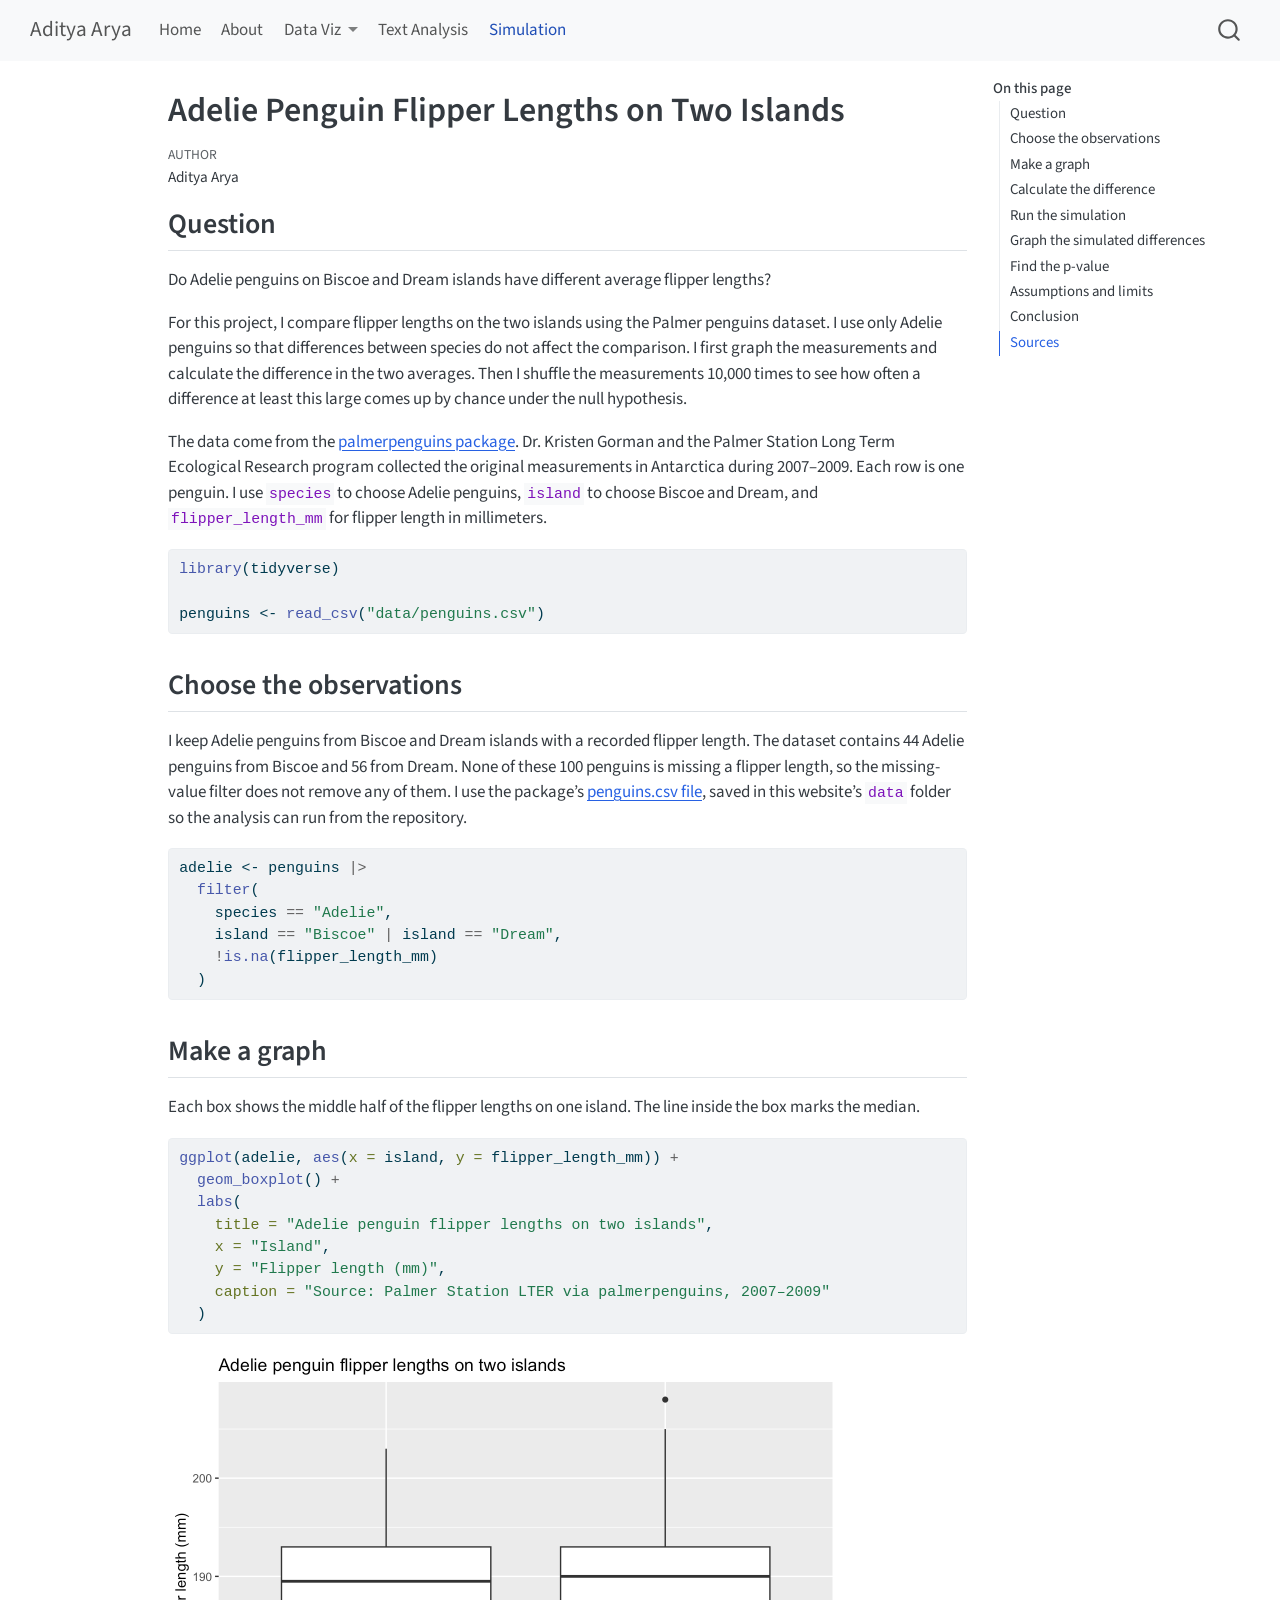
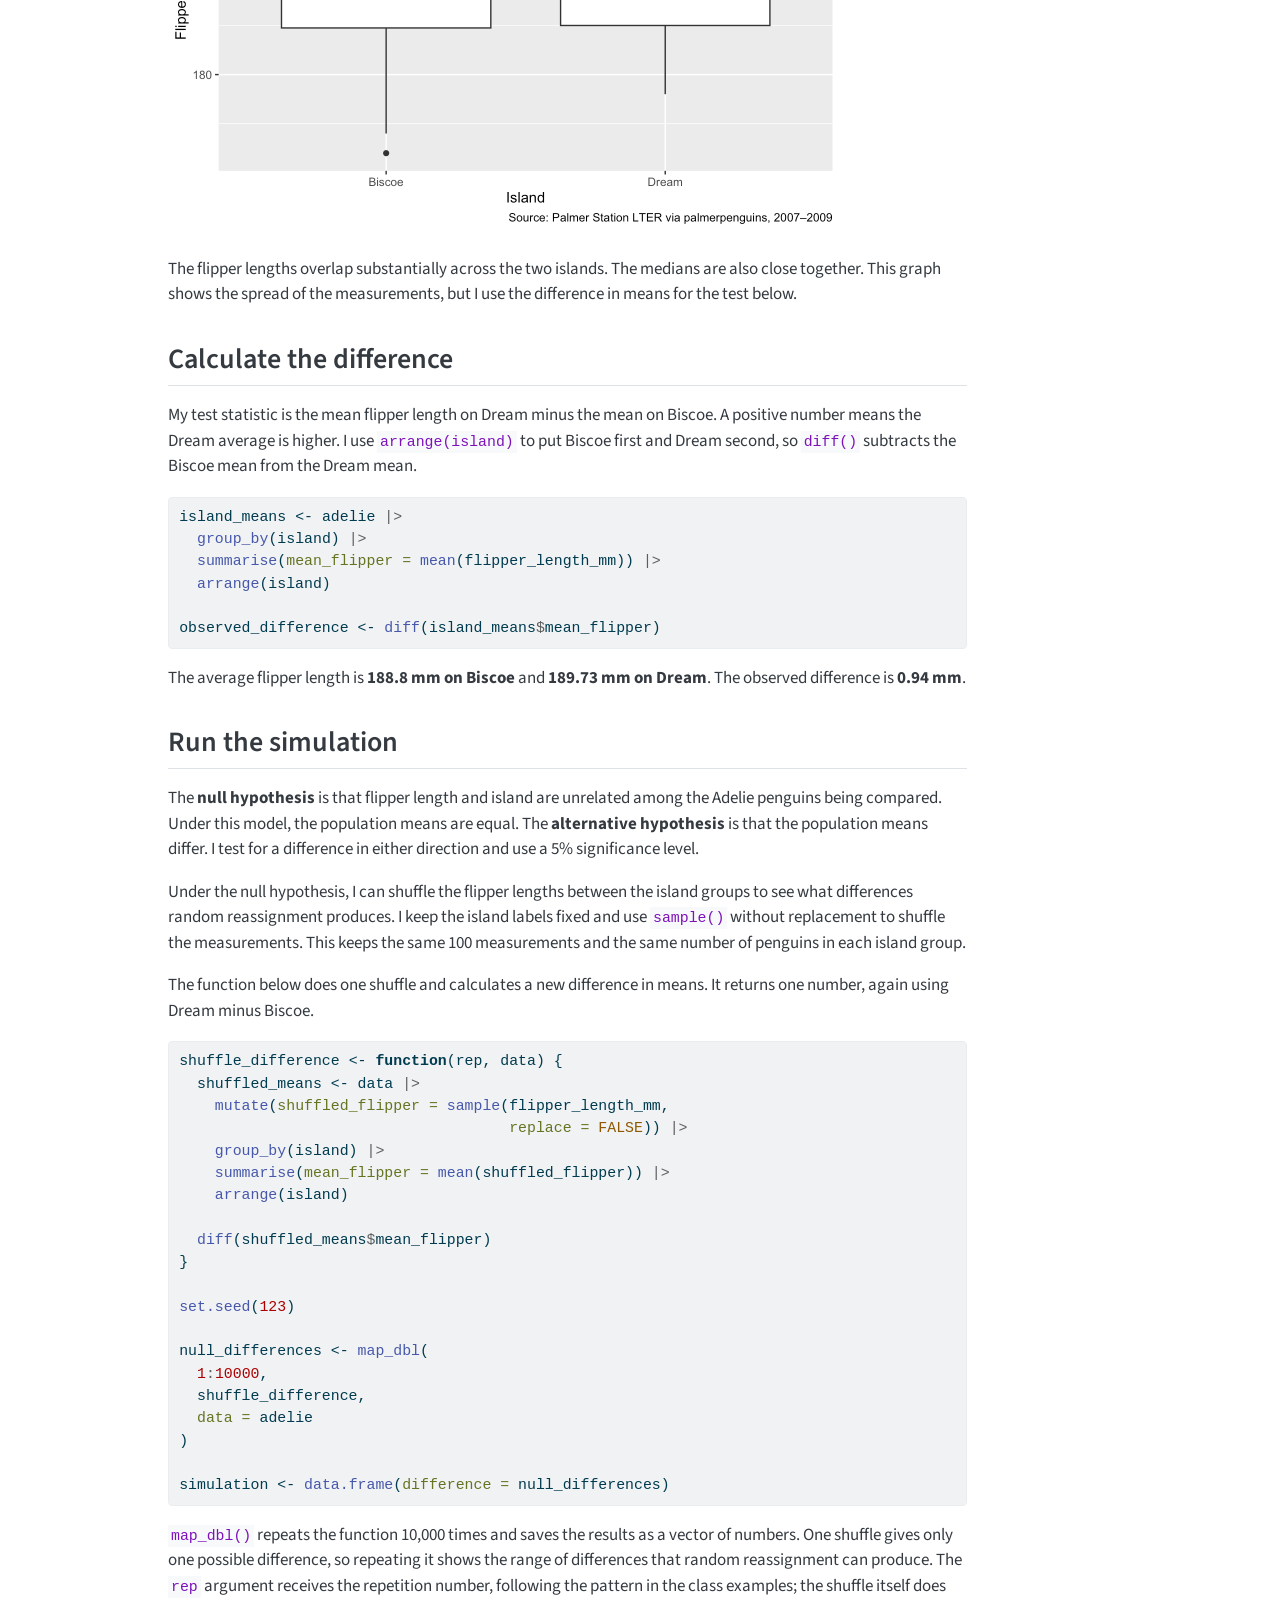
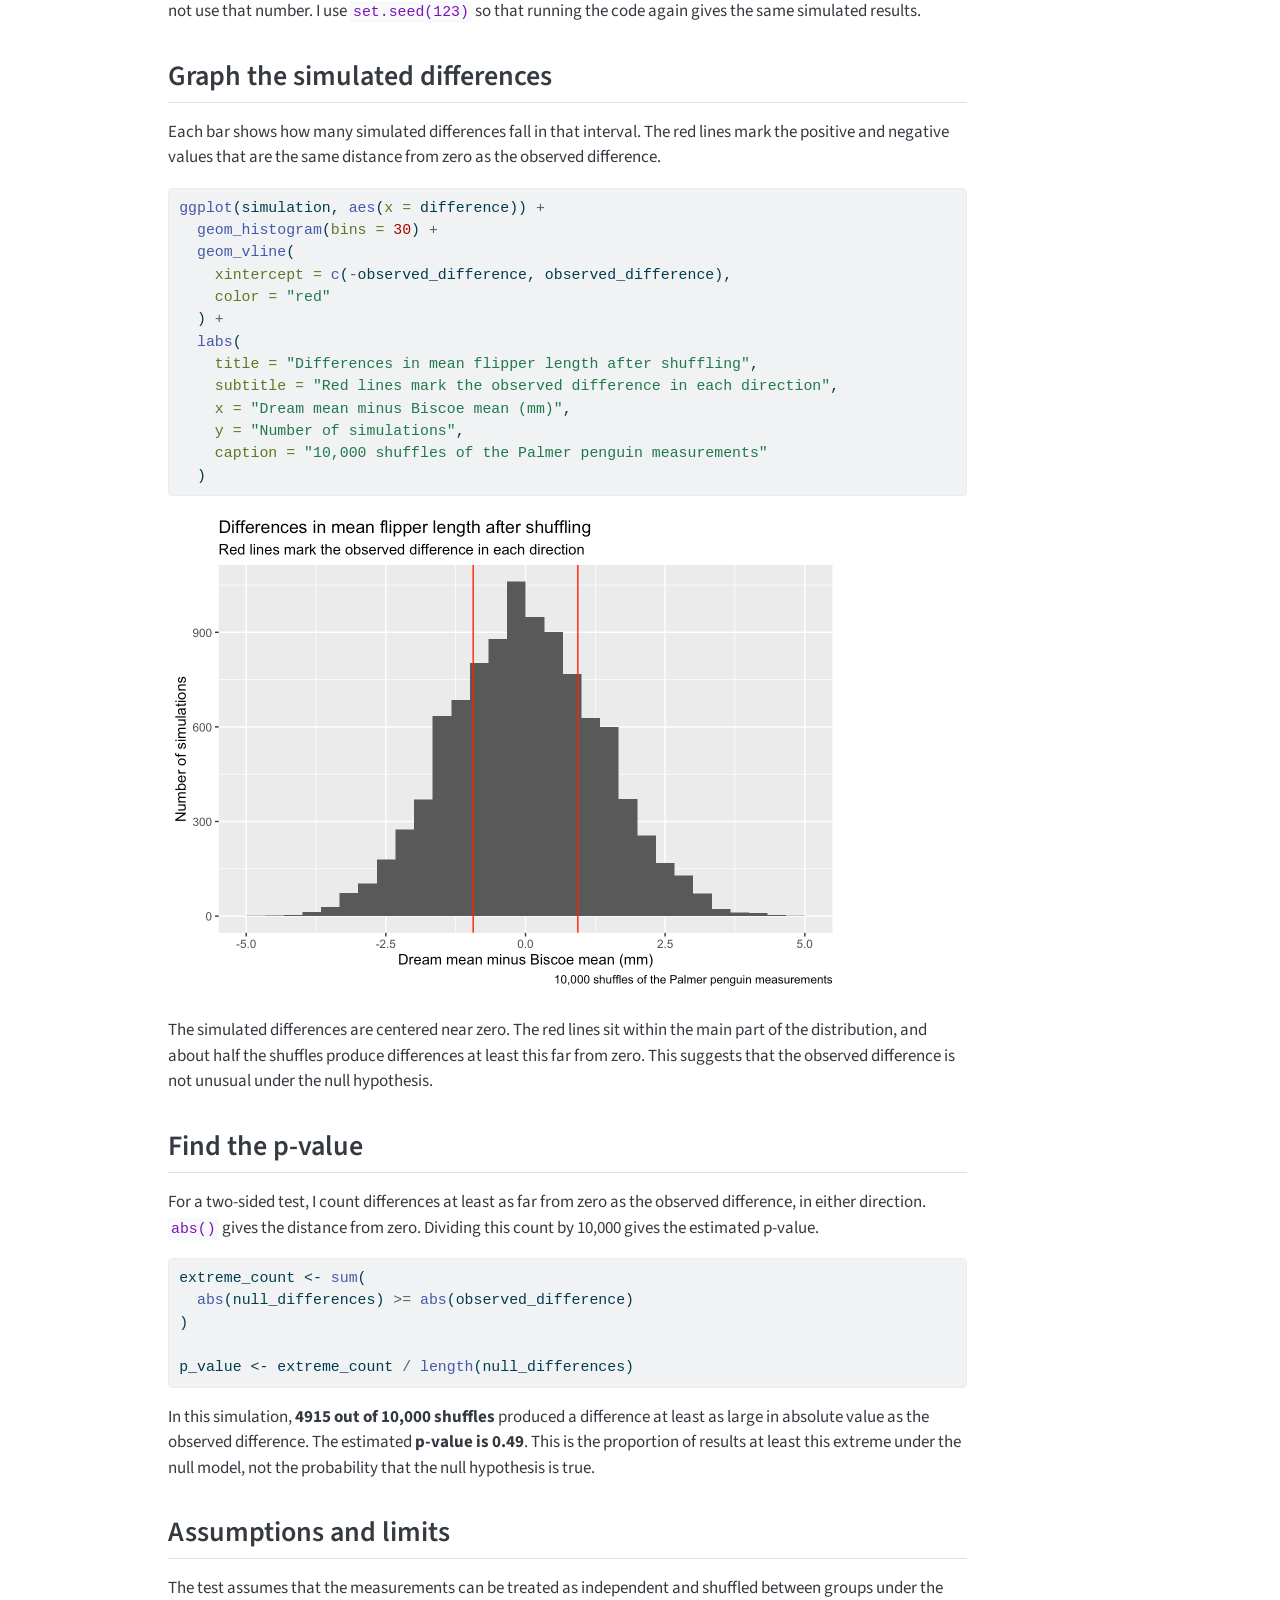
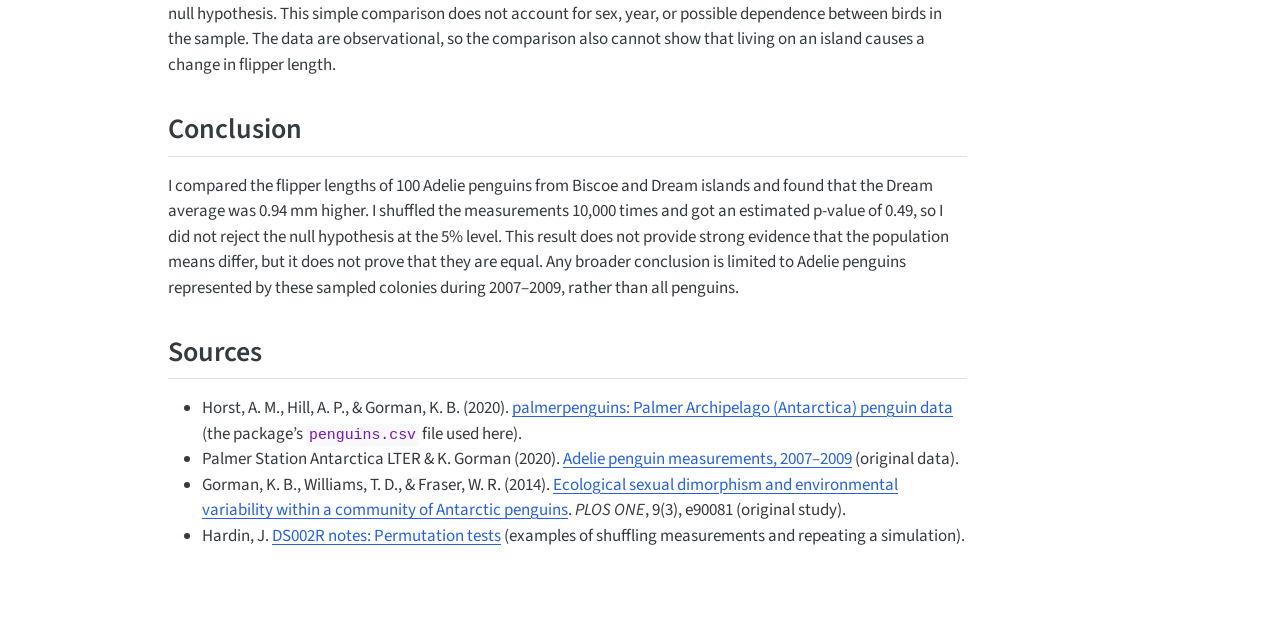
<file: docs/penguin-simulation.html>
<!DOCTYPE html>
<html xmlns="http://www.w3.org/1999/xhtml" lang="en" xml:lang="en"><head>

<meta charset="utf-8">
<meta name="generator" content="quarto-1.5.57">

<meta name="viewport" content="width=device-width, initial-scale=1.0, user-scalable=yes">

<meta name="author" content="Aditya Arya">

<title>Adelie Penguin Flipper Lengths on Two Islands – Aditya Arya</title>
<style>
code{white-space: pre-wrap;}
span.smallcaps{font-variant: small-caps;}
div.columns{display: flex; gap: min(4vw, 1.5em);}
div.column{flex: auto; overflow-x: auto;}
div.hanging-indent{margin-left: 1.5em; text-indent: -1.5em;}
ul.task-list{list-style: none;}
ul.task-list li input[type="checkbox"] {
  width: 0.8em;
  margin: 0 0.8em 0.2em -1em; /* quarto-specific, see https://github.com/quarto-dev/quarto-cli/issues/4556 */ 
  vertical-align: middle;
}
/* CSS for syntax highlighting */
pre > code.sourceCode { white-space: pre; position: relative; }
pre > code.sourceCode > span { line-height: 1.25; }
pre > code.sourceCode > span:empty { height: 1.2em; }
.sourceCode { overflow: visible; }
code.sourceCode > span { color: inherit; text-decoration: inherit; }
div.sourceCode { margin: 1em 0; }
pre.sourceCode { margin: 0; }
@media screen {
div.sourceCode { overflow: auto; }
}
@media print {
pre > code.sourceCode { white-space: pre-wrap; }
pre > code.sourceCode > span { display: inline-block; text-indent: -5em; padding-left: 5em; }
}
pre.numberSource code
  { counter-reset: source-line 0; }
pre.numberSource code > span
  { position: relative; left: -4em; counter-increment: source-line; }
pre.numberSource code > span > a:first-child::before
  { content: counter(source-line);
    position: relative; left: -1em; text-align: right; vertical-align: baseline;
    border: none; display: inline-block;
    -webkit-touch-callout: none; -webkit-user-select: none;
    -khtml-user-select: none; -moz-user-select: none;
    -ms-user-select: none; user-select: none;
    padding: 0 4px; width: 4em;
  }
pre.numberSource { margin-left: 3em;  padding-left: 4px; }
div.sourceCode
  {   }
@media screen {
pre > code.sourceCode > span > a:first-child::before { text-decoration: underline; }
}
</style>


<script src="site_libs/quarto-nav/quarto-nav.js"></script>
<script src="site_libs/quarto-nav/headroom.min.js"></script>
<script src="site_libs/clipboard/clipboard.min.js"></script>
<script src="site_libs/quarto-search/autocomplete.umd.js"></script>
<script src="site_libs/quarto-search/fuse.min.js"></script>
<script src="site_libs/quarto-search/quarto-search.js"></script>
<meta name="quarto:offset" content="./">
<script src="site_libs/quarto-html/quarto.js"></script>
<script src="site_libs/quarto-html/popper.min.js"></script>
<script src="site_libs/quarto-html/tippy.umd.min.js"></script>
<script src="site_libs/quarto-html/anchor.min.js"></script>
<link href="site_libs/quarto-html/tippy.css" rel="stylesheet">
<link href="site_libs/quarto-html/quarto-syntax-highlighting.css" rel="stylesheet" id="quarto-text-highlighting-styles">
<script src="site_libs/bootstrap/bootstrap.min.js"></script>
<link href="site_libs/bootstrap/bootstrap-icons.css" rel="stylesheet">
<link href="site_libs/bootstrap/bootstrap.min.css" rel="stylesheet" id="quarto-bootstrap" data-mode="light">
<script id="quarto-search-options" type="application/json">{
  "location": "navbar",
  "copy-button": false,
  "collapse-after": 3,
  "panel-placement": "end",
  "type": "overlay",
  "limit": 50,
  "keyboard-shortcut": [
    "f",
    "/",
    "s"
  ],
  "show-item-context": false,
  "language": {
    "search-no-results-text": "No results",
    "search-matching-documents-text": "matching documents",
    "search-copy-link-title": "Copy link to search",
    "search-hide-matches-text": "Hide additional matches",
    "search-more-match-text": "more match in this document",
    "search-more-matches-text": "more matches in this document",
    "search-clear-button-title": "Clear",
    "search-text-placeholder": "",
    "search-detached-cancel-button-title": "Cancel",
    "search-submit-button-title": "Submit",
    "search-label": "Search"
  }
}</script>


<link rel="stylesheet" href="styles.css">
</head>

<body class="nav-fixed">

<div id="quarto-search-results"></div>
  <header id="quarto-header" class="headroom fixed-top">
    <nav class="navbar navbar-expand-lg " data-bs-theme="dark">
      <div class="navbar-container container-fluid">
      <div class="navbar-brand-container mx-auto">
    <a class="navbar-brand" href="./index.html">
    <span class="navbar-title">Aditya Arya</span>
    </a>
  </div>
            <div id="quarto-search" class="" title="Search"></div>
          <button class="navbar-toggler" type="button" data-bs-toggle="collapse" data-bs-target="#navbarCollapse" aria-controls="navbarCollapse" role="menu" aria-expanded="false" aria-label="Toggle navigation" onclick="if (window.quartoToggleHeadroom) { window.quartoToggleHeadroom(); }">
  <span class="navbar-toggler-icon"></span>
</button>
          <div class="collapse navbar-collapse" id="navbarCollapse">
            <ul class="navbar-nav navbar-nav-scroll me-auto">
  <li class="nav-item">
    <a class="nav-link" href="./index.html"> 
<span class="menu-text">Home</span></a>
  </li>  
  <li class="nav-item">
    <a class="nav-link" href="./about.html"> 
<span class="menu-text">About</span></a>
  </li>  
  <li class="nav-item dropdown ">
    <a class="nav-link dropdown-toggle" href="#" id="nav-menu-data-viz" role="link" data-bs-toggle="dropdown" aria-expanded="false">
 <span class="menu-text">Data Viz</span>
    </a>
    <ul class="dropdown-menu" aria-labelledby="nav-menu-data-viz">    
        <li>
    <a class="dropdown-item" href="./income-inequality.html">
 <span class="dropdown-text">Income inequality</span></a>
  </li>  
        <li>
    <a class="dropdown-item" href="./big-tech-stock-prices.html">
 <span class="dropdown-text">Big Tech stocks</span></a>
  </li>  
    </ul>
  </li>
  <li class="nav-item">
    <a class="nav-link" href="./brooklyn-nine-nine.html"> 
<span class="menu-text">Text Analysis</span></a>
  </li>  
  <li class="nav-item">
    <a class="nav-link active" href="./penguin-simulation.html" aria-current="page"> 
<span class="menu-text">Simulation</span></a>
  </li>  
</ul>
          </div> <!-- /navcollapse -->
            <div class="quarto-navbar-tools">
</div>
      </div> <!-- /container-fluid -->
    </nav>
</header>
<!-- content -->
<div id="quarto-content" class="quarto-container page-columns page-rows-contents page-layout-article page-navbar">
<!-- sidebar -->
<!-- margin-sidebar -->
    <div id="quarto-margin-sidebar" class="sidebar margin-sidebar">
        <nav id="TOC" role="doc-toc" class="toc-active">
    <h2 id="toc-title">On this page</h2>
   
  <ul>
  <li><a href="#question" id="toc-question" class="nav-link active" data-scroll-target="#question">Question</a></li>
  <li><a href="#choose-the-observations" id="toc-choose-the-observations" class="nav-link" data-scroll-target="#choose-the-observations">Choose the observations</a></li>
  <li><a href="#make-a-graph" id="toc-make-a-graph" class="nav-link" data-scroll-target="#make-a-graph">Make a graph</a></li>
  <li><a href="#calculate-the-difference" id="toc-calculate-the-difference" class="nav-link" data-scroll-target="#calculate-the-difference">Calculate the difference</a></li>
  <li><a href="#run-the-simulation" id="toc-run-the-simulation" class="nav-link" data-scroll-target="#run-the-simulation">Run the simulation</a></li>
  <li><a href="#graph-the-simulated-differences" id="toc-graph-the-simulated-differences" class="nav-link" data-scroll-target="#graph-the-simulated-differences">Graph the simulated differences</a></li>
  <li><a href="#find-the-p-value" id="toc-find-the-p-value" class="nav-link" data-scroll-target="#find-the-p-value">Find the p-value</a></li>
  <li><a href="#assumptions-and-limits" id="toc-assumptions-and-limits" class="nav-link" data-scroll-target="#assumptions-and-limits">Assumptions and limits</a></li>
  <li><a href="#conclusion" id="toc-conclusion" class="nav-link" data-scroll-target="#conclusion">Conclusion</a></li>
  <li><a href="#sources" id="toc-sources" class="nav-link" data-scroll-target="#sources">Sources</a></li>
  </ul>
</nav>
    </div>
<!-- main -->
<main class="content" id="quarto-document-content">

<header id="title-block-header" class="quarto-title-block default">
<div class="quarto-title">
<h1 class="title">Adelie Penguin Flipper Lengths on Two Islands</h1>
</div>



<div class="quarto-title-meta">

    <div>
    <div class="quarto-title-meta-heading">Author</div>
    <div class="quarto-title-meta-contents">
             <p>Aditya Arya </p>
          </div>
  </div>
    
  
    
  </div>
  


</header>


<section id="question" class="level2">
<h2 class="anchored" data-anchor-id="question">Question</h2>
<p>Do Adelie penguins on Biscoe and Dream islands have different average flipper lengths?</p>
<p>For this project, I compare flipper lengths on the two islands using the Palmer penguins dataset. I use only Adelie penguins so that differences between species do not affect the comparison. I first graph the measurements and calculate the difference in the two averages. Then I shuffle the measurements 10,000 times to see how often a difference at least this large comes up by chance under the null hypothesis.</p>
<p>The data come from the <a href="https://allisonhorst.github.io/palmerpenguins/">palmerpenguins package</a>. Dr.&nbsp;Kristen Gorman and the Palmer Station Long Term Ecological Research program collected the original measurements in Antarctica during 2007–2009. Each row is one penguin. I use <code>species</code> to choose Adelie penguins, <code>island</code> to choose Biscoe and Dream, and <code>flipper_length_mm</code> for flipper length in millimeters.</p>
<div class="cell">
<div class="sourceCode cell-code" id="cb1"><pre class="sourceCode r code-with-copy"><code class="sourceCode r"><span id="cb1-1"><a href="#cb1-1" aria-hidden="true" tabindex="-1"></a><span class="fu">library</span>(tidyverse)</span>
<span id="cb1-2"><a href="#cb1-2" aria-hidden="true" tabindex="-1"></a></span>
<span id="cb1-3"><a href="#cb1-3" aria-hidden="true" tabindex="-1"></a>penguins <span class="ot">&lt;-</span> <span class="fu">read_csv</span>(<span class="st">"data/penguins.csv"</span>)</span></code><button title="Copy to Clipboard" class="code-copy-button"><i class="bi"></i></button></pre></div>
</div>
</section>
<section id="choose-the-observations" class="level2">
<h2 class="anchored" data-anchor-id="choose-the-observations">Choose the observations</h2>
<p>I keep Adelie penguins from Biscoe and Dream islands with a recorded flipper length. The dataset contains 44 Adelie penguins from Biscoe and 56 from Dream. None of these 100 penguins is missing a flipper length, so the missing-value filter does not remove any of them. I use the package’s <a href="https://raw.githubusercontent.com/allisonhorst/palmerpenguins/main/inst/extdata/penguins.csv">penguins.csv file</a>, saved in this website’s <code>data</code> folder so the analysis can run from the repository.</p>
<div class="cell">
<div class="sourceCode cell-code" id="cb2"><pre class="sourceCode r code-with-copy"><code class="sourceCode r"><span id="cb2-1"><a href="#cb2-1" aria-hidden="true" tabindex="-1"></a>adelie <span class="ot">&lt;-</span> penguins <span class="sc">|&gt;</span></span>
<span id="cb2-2"><a href="#cb2-2" aria-hidden="true" tabindex="-1"></a>  <span class="fu">filter</span>(</span>
<span id="cb2-3"><a href="#cb2-3" aria-hidden="true" tabindex="-1"></a>    species <span class="sc">==</span> <span class="st">"Adelie"</span>,</span>
<span id="cb2-4"><a href="#cb2-4" aria-hidden="true" tabindex="-1"></a>    island <span class="sc">==</span> <span class="st">"Biscoe"</span> <span class="sc">|</span> island <span class="sc">==</span> <span class="st">"Dream"</span>,</span>
<span id="cb2-5"><a href="#cb2-5" aria-hidden="true" tabindex="-1"></a>    <span class="sc">!</span><span class="fu">is.na</span>(flipper_length_mm)</span>
<span id="cb2-6"><a href="#cb2-6" aria-hidden="true" tabindex="-1"></a>  )</span></code><button title="Copy to Clipboard" class="code-copy-button"><i class="bi"></i></button></pre></div>
</div>
</section>
<section id="make-a-graph" class="level2">
<h2 class="anchored" data-anchor-id="make-a-graph">Make a graph</h2>
<p>Each box shows the middle half of the flipper lengths on one island. The line inside the box marks the median.</p>
<div class="cell">
<div class="sourceCode cell-code" id="cb3"><pre class="sourceCode r code-with-copy"><code class="sourceCode r"><span id="cb3-1"><a href="#cb3-1" aria-hidden="true" tabindex="-1"></a><span class="fu">ggplot</span>(adelie, <span class="fu">aes</span>(<span class="at">x =</span> island, <span class="at">y =</span> flipper_length_mm)) <span class="sc">+</span></span>
<span id="cb3-2"><a href="#cb3-2" aria-hidden="true" tabindex="-1"></a>  <span class="fu">geom_boxplot</span>() <span class="sc">+</span></span>
<span id="cb3-3"><a href="#cb3-3" aria-hidden="true" tabindex="-1"></a>  <span class="fu">labs</span>(</span>
<span id="cb3-4"><a href="#cb3-4" aria-hidden="true" tabindex="-1"></a>    <span class="at">title =</span> <span class="st">"Adelie penguin flipper lengths on two islands"</span>,</span>
<span id="cb3-5"><a href="#cb3-5" aria-hidden="true" tabindex="-1"></a>    <span class="at">x =</span> <span class="st">"Island"</span>,</span>
<span id="cb3-6"><a href="#cb3-6" aria-hidden="true" tabindex="-1"></a>    <span class="at">y =</span> <span class="st">"Flipper length (mm)"</span>,</span>
<span id="cb3-7"><a href="#cb3-7" aria-hidden="true" tabindex="-1"></a>    <span class="at">caption =</span> <span class="st">"Source: Palmer Station LTER via palmerpenguins, 2007–2009"</span></span>
<span id="cb3-8"><a href="#cb3-8" aria-hidden="true" tabindex="-1"></a>  )</span></code><button title="Copy to Clipboard" class="code-copy-button"><i class="bi"></i></button></pre></div>
<div class="cell-output-display">
<div>
<figure class="figure">
<p><img src="penguin-simulation_files/figure-html/unnamed-chunk-3-1.png" class="img-fluid figure-img" alt="Boxplots of Adelie penguin flipper lengths on Biscoe and Dream islands. The two distributions overlap substantially." width="672"></p>
</figure>
</div>
</div>
</div>
<p>The flipper lengths overlap substantially across the two islands. The medians are also close together. This graph shows the spread of the measurements, but I use the difference in means for the test below.</p>
</section>
<section id="calculate-the-difference" class="level2">
<h2 class="anchored" data-anchor-id="calculate-the-difference">Calculate the difference</h2>
<p>My test statistic is the mean flipper length on Dream minus the mean on Biscoe. A positive number means the Dream average is higher. I use <code>arrange(island)</code> to put Biscoe first and Dream second, so <code>diff()</code> subtracts the Biscoe mean from the Dream mean.</p>
<div class="cell">
<div class="sourceCode cell-code" id="cb4"><pre class="sourceCode r code-with-copy"><code class="sourceCode r"><span id="cb4-1"><a href="#cb4-1" aria-hidden="true" tabindex="-1"></a>island_means <span class="ot">&lt;-</span> adelie <span class="sc">|&gt;</span></span>
<span id="cb4-2"><a href="#cb4-2" aria-hidden="true" tabindex="-1"></a>  <span class="fu">group_by</span>(island) <span class="sc">|&gt;</span></span>
<span id="cb4-3"><a href="#cb4-3" aria-hidden="true" tabindex="-1"></a>  <span class="fu">summarise</span>(<span class="at">mean_flipper =</span> <span class="fu">mean</span>(flipper_length_mm)) <span class="sc">|&gt;</span></span>
<span id="cb4-4"><a href="#cb4-4" aria-hidden="true" tabindex="-1"></a>  <span class="fu">arrange</span>(island)</span>
<span id="cb4-5"><a href="#cb4-5" aria-hidden="true" tabindex="-1"></a></span>
<span id="cb4-6"><a href="#cb4-6" aria-hidden="true" tabindex="-1"></a>observed_difference <span class="ot">&lt;-</span> <span class="fu">diff</span>(island_means<span class="sc">$</span>mean_flipper)</span></code><button title="Copy to Clipboard" class="code-copy-button"><i class="bi"></i></button></pre></div>
</div>
<p>The average flipper length is <strong>188.8 mm on Biscoe</strong> and <strong>189.73 mm on Dream</strong>. The observed difference is <strong>0.94 mm</strong>.</p>
</section>
<section id="run-the-simulation" class="level2">
<h2 class="anchored" data-anchor-id="run-the-simulation">Run the simulation</h2>
<p>The <strong>null hypothesis</strong> is that flipper length and island are unrelated among the Adelie penguins being compared. Under this model, the population means are equal. The <strong>alternative hypothesis</strong> is that the population means differ. I test for a difference in either direction and use a 5% significance level.</p>
<p>Under the null hypothesis, I can shuffle the flipper lengths between the island groups to see what differences random reassignment produces. I keep the island labels fixed and use <code>sample()</code> without replacement to shuffle the measurements. This keeps the same 100 measurements and the same number of penguins in each island group.</p>
<p>The function below does one shuffle and calculates a new difference in means. It returns one number, again using Dream minus Biscoe.</p>
<div class="cell">
<div class="sourceCode cell-code" id="cb5"><pre class="sourceCode r code-with-copy"><code class="sourceCode r"><span id="cb5-1"><a href="#cb5-1" aria-hidden="true" tabindex="-1"></a>shuffle_difference <span class="ot">&lt;-</span> <span class="cf">function</span>(rep, data) {</span>
<span id="cb5-2"><a href="#cb5-2" aria-hidden="true" tabindex="-1"></a>  shuffled_means <span class="ot">&lt;-</span> data <span class="sc">|&gt;</span></span>
<span id="cb5-3"><a href="#cb5-3" aria-hidden="true" tabindex="-1"></a>    <span class="fu">mutate</span>(<span class="at">shuffled_flipper =</span> <span class="fu">sample</span>(flipper_length_mm,</span>
<span id="cb5-4"><a href="#cb5-4" aria-hidden="true" tabindex="-1"></a>                                     <span class="at">replace =</span> <span class="cn">FALSE</span>)) <span class="sc">|&gt;</span></span>
<span id="cb5-5"><a href="#cb5-5" aria-hidden="true" tabindex="-1"></a>    <span class="fu">group_by</span>(island) <span class="sc">|&gt;</span></span>
<span id="cb5-6"><a href="#cb5-6" aria-hidden="true" tabindex="-1"></a>    <span class="fu">summarise</span>(<span class="at">mean_flipper =</span> <span class="fu">mean</span>(shuffled_flipper)) <span class="sc">|&gt;</span></span>
<span id="cb5-7"><a href="#cb5-7" aria-hidden="true" tabindex="-1"></a>    <span class="fu">arrange</span>(island)</span>
<span id="cb5-8"><a href="#cb5-8" aria-hidden="true" tabindex="-1"></a></span>
<span id="cb5-9"><a href="#cb5-9" aria-hidden="true" tabindex="-1"></a>  <span class="fu">diff</span>(shuffled_means<span class="sc">$</span>mean_flipper)</span>
<span id="cb5-10"><a href="#cb5-10" aria-hidden="true" tabindex="-1"></a>}</span>
<span id="cb5-11"><a href="#cb5-11" aria-hidden="true" tabindex="-1"></a></span>
<span id="cb5-12"><a href="#cb5-12" aria-hidden="true" tabindex="-1"></a><span class="fu">set.seed</span>(<span class="dv">123</span>)</span>
<span id="cb5-13"><a href="#cb5-13" aria-hidden="true" tabindex="-1"></a></span>
<span id="cb5-14"><a href="#cb5-14" aria-hidden="true" tabindex="-1"></a>null_differences <span class="ot">&lt;-</span> <span class="fu">map_dbl</span>(</span>
<span id="cb5-15"><a href="#cb5-15" aria-hidden="true" tabindex="-1"></a>  <span class="dv">1</span><span class="sc">:</span><span class="dv">10000</span>,</span>
<span id="cb5-16"><a href="#cb5-16" aria-hidden="true" tabindex="-1"></a>  shuffle_difference,</span>
<span id="cb5-17"><a href="#cb5-17" aria-hidden="true" tabindex="-1"></a>  <span class="at">data =</span> adelie</span>
<span id="cb5-18"><a href="#cb5-18" aria-hidden="true" tabindex="-1"></a>)</span>
<span id="cb5-19"><a href="#cb5-19" aria-hidden="true" tabindex="-1"></a></span>
<span id="cb5-20"><a href="#cb5-20" aria-hidden="true" tabindex="-1"></a>simulation <span class="ot">&lt;-</span> <span class="fu">data.frame</span>(<span class="at">difference =</span> null_differences)</span></code><button title="Copy to Clipboard" class="code-copy-button"><i class="bi"></i></button></pre></div>
</div>
<p><code>map_dbl()</code> repeats the function 10,000 times and saves the results as a vector of numbers. One shuffle gives only one possible difference, so repeating it shows the range of differences that random reassignment can produce. The <code>rep</code> argument receives the repetition number, following the pattern in the class examples; the shuffle itself does not use that number. I use <code>set.seed(123)</code> so that running the code again gives the same simulated results.</p>
</section>
<section id="graph-the-simulated-differences" class="level2">
<h2 class="anchored" data-anchor-id="graph-the-simulated-differences">Graph the simulated differences</h2>
<p>Each bar shows how many simulated differences fall in that interval. The red lines mark the positive and negative values that are the same distance from zero as the observed difference.</p>
<div class="cell">
<div class="sourceCode cell-code" id="cb6"><pre class="sourceCode r code-with-copy"><code class="sourceCode r"><span id="cb6-1"><a href="#cb6-1" aria-hidden="true" tabindex="-1"></a><span class="fu">ggplot</span>(simulation, <span class="fu">aes</span>(<span class="at">x =</span> difference)) <span class="sc">+</span></span>
<span id="cb6-2"><a href="#cb6-2" aria-hidden="true" tabindex="-1"></a>  <span class="fu">geom_histogram</span>(<span class="at">bins =</span> <span class="dv">30</span>) <span class="sc">+</span></span>
<span id="cb6-3"><a href="#cb6-3" aria-hidden="true" tabindex="-1"></a>  <span class="fu">geom_vline</span>(</span>
<span id="cb6-4"><a href="#cb6-4" aria-hidden="true" tabindex="-1"></a>    <span class="at">xintercept =</span> <span class="fu">c</span>(<span class="sc">-</span>observed_difference, observed_difference),</span>
<span id="cb6-5"><a href="#cb6-5" aria-hidden="true" tabindex="-1"></a>    <span class="at">color =</span> <span class="st">"red"</span></span>
<span id="cb6-6"><a href="#cb6-6" aria-hidden="true" tabindex="-1"></a>  ) <span class="sc">+</span></span>
<span id="cb6-7"><a href="#cb6-7" aria-hidden="true" tabindex="-1"></a>  <span class="fu">labs</span>(</span>
<span id="cb6-8"><a href="#cb6-8" aria-hidden="true" tabindex="-1"></a>    <span class="at">title =</span> <span class="st">"Differences in mean flipper length after shuffling"</span>,</span>
<span id="cb6-9"><a href="#cb6-9" aria-hidden="true" tabindex="-1"></a>    <span class="at">subtitle =</span> <span class="st">"Red lines mark the observed difference in each direction"</span>,</span>
<span id="cb6-10"><a href="#cb6-10" aria-hidden="true" tabindex="-1"></a>    <span class="at">x =</span> <span class="st">"Dream mean minus Biscoe mean (mm)"</span>,</span>
<span id="cb6-11"><a href="#cb6-11" aria-hidden="true" tabindex="-1"></a>    <span class="at">y =</span> <span class="st">"Number of simulations"</span>,</span>
<span id="cb6-12"><a href="#cb6-12" aria-hidden="true" tabindex="-1"></a>    <span class="at">caption =</span> <span class="st">"10,000 shuffles of the Palmer penguin measurements"</span></span>
<span id="cb6-13"><a href="#cb6-13" aria-hidden="true" tabindex="-1"></a>  )</span></code><button title="Copy to Clipboard" class="code-copy-button"><i class="bi"></i></button></pre></div>
<div class="cell-output-display">
<div>
<figure class="figure">
<p><img src="penguin-simulation_files/figure-html/unnamed-chunk-6-1.png" class="img-fluid figure-img" alt="Histogram of 10,000 shuffled differences in mean flipper length, centered near zero. Red lines mark the positive and negative observed magnitude." width="672"></p>
</figure>
</div>
</div>
</div>
<p>The simulated differences are centered near zero. The red lines sit within the main part of the distribution, and about half the shuffles produce differences at least this far from zero. This suggests that the observed difference is not unusual under the null hypothesis.</p>
</section>
<section id="find-the-p-value" class="level2">
<h2 class="anchored" data-anchor-id="find-the-p-value">Find the p-value</h2>
<p>For a two-sided test, I count differences at least as far from zero as the observed difference, in either direction. <code>abs()</code> gives the distance from zero. Dividing this count by 10,000 gives the estimated p-value.</p>
<div class="cell">
<div class="sourceCode cell-code" id="cb7"><pre class="sourceCode r code-with-copy"><code class="sourceCode r"><span id="cb7-1"><a href="#cb7-1" aria-hidden="true" tabindex="-1"></a>extreme_count <span class="ot">&lt;-</span> <span class="fu">sum</span>(</span>
<span id="cb7-2"><a href="#cb7-2" aria-hidden="true" tabindex="-1"></a>  <span class="fu">abs</span>(null_differences) <span class="sc">&gt;=</span> <span class="fu">abs</span>(observed_difference)</span>
<span id="cb7-3"><a href="#cb7-3" aria-hidden="true" tabindex="-1"></a>)</span>
<span id="cb7-4"><a href="#cb7-4" aria-hidden="true" tabindex="-1"></a></span>
<span id="cb7-5"><a href="#cb7-5" aria-hidden="true" tabindex="-1"></a>p_value <span class="ot">&lt;-</span> extreme_count <span class="sc">/</span> <span class="fu">length</span>(null_differences)</span></code><button title="Copy to Clipboard" class="code-copy-button"><i class="bi"></i></button></pre></div>
</div>
<p>In this simulation, <strong>4915 out of 10,000 shuffles</strong> produced a difference at least as large in absolute value as the observed difference. The estimated <strong>p-value is 0.49</strong>. This is the proportion of results at least this extreme under the null model, not the probability that the null hypothesis is true.</p>
</section>
<section id="assumptions-and-limits" class="level2">
<h2 class="anchored" data-anchor-id="assumptions-and-limits">Assumptions and limits</h2>
<p>The test assumes that the measurements can be treated as independent and shuffled between groups under the null hypothesis. This simple comparison does not account for sex, year, or possible dependence between birds in the sample. The data are observational, so the comparison also cannot show that living on an island causes a change in flipper length.</p>
</section>
<section id="conclusion" class="level2">
<h2 class="anchored" data-anchor-id="conclusion">Conclusion</h2>
<p>I compared the flipper lengths of 100 Adelie penguins from Biscoe and Dream islands and found that the Dream average was 0.94 mm higher. I shuffled the measurements 10,000 times and got an estimated p-value of 0.49, so I did not reject the null hypothesis at the 5% level. This result does not provide strong evidence that the population means differ, but it does not prove that they are equal. Any broader conclusion is limited to Adelie penguins represented by these sampled colonies during 2007–2009, rather than all penguins.</p>
</section>
<section id="sources" class="level2">
<h2 class="anchored" data-anchor-id="sources">Sources</h2>
<ul>
<li>Horst, A. M., Hill, A. P., &amp; Gorman, K. B. (2020). <a href="https://allisonhorst.github.io/palmerpenguins/">palmerpenguins: Palmer Archipelago (Antarctica) penguin data</a> (the package’s <code>penguins.csv</code> file used here).</li>
<li>Palmer Station Antarctica LTER &amp; K. Gorman (2020). <a href="https://doi.org/10.6073/pasta/98b16d7d563f265cb52372c8ca99e60f">Adelie penguin measurements, 2007–2009</a> (original data).</li>
<li>Gorman, K. B., Williams, T. D., &amp; Fraser, W. R. (2014). <a href="https://doi.org/10.1371/journal.pone.0090081">Ecological sexual dimorphism and environmental variability within a community of Antarctic penguins</a>. <em>PLOS ONE</em>, 9(3), e90081 (original study).</li>
<li>Hardin, J. <a href="https://st47s.com/DS002R/Notes/13-permutation-tests.html">DS002R notes: Permutation tests</a> (examples of shuffling measurements and repeating a simulation).</li>
</ul>


</section>

</main> <!-- /main -->
<script id="quarto-html-after-body" type="application/javascript">
window.document.addEventListener("DOMContentLoaded", function (event) {
  const toggleBodyColorMode = (bsSheetEl) => {
    const mode = bsSheetEl.getAttribute("data-mode");
    const bodyEl = window.document.querySelector("body");
    if (mode === "dark") {
      bodyEl.classList.add("quarto-dark");
      bodyEl.classList.remove("quarto-light");
    } else {
      bodyEl.classList.add("quarto-light");
      bodyEl.classList.remove("quarto-dark");
    }
  }
  const toggleBodyColorPrimary = () => {
    const bsSheetEl = window.document.querySelector("link#quarto-bootstrap");
    if (bsSheetEl) {
      toggleBodyColorMode(bsSheetEl);
    }
  }
  toggleBodyColorPrimary();  
  const icon = "";
  const anchorJS = new window.AnchorJS();
  anchorJS.options = {
    placement: 'right',
    icon: icon
  };
  anchorJS.add('.anchored');
  const isCodeAnnotation = (el) => {
    for (const clz of el.classList) {
      if (clz.startsWith('code-annotation-')) {                     
        return true;
      }
    }
    return false;
  }
  const onCopySuccess = function(e) {
    // button target
    const button = e.trigger;
    // don't keep focus
    button.blur();
    // flash "checked"
    button.classList.add('code-copy-button-checked');
    var currentTitle = button.getAttribute("title");
    button.setAttribute("title", "Copied!");
    let tooltip;
    if (window.bootstrap) {
      button.setAttribute("data-bs-toggle", "tooltip");
      button.setAttribute("data-bs-placement", "left");
      button.setAttribute("data-bs-title", "Copied!");
      tooltip = new bootstrap.Tooltip(button, 
        { trigger: "manual", 
          customClass: "code-copy-button-tooltip",
          offset: [0, -8]});
      tooltip.show();    
    }
    setTimeout(function() {
      if (tooltip) {
        tooltip.hide();
        button.removeAttribute("data-bs-title");
        button.removeAttribute("data-bs-toggle");
        button.removeAttribute("data-bs-placement");
      }
      button.setAttribute("title", currentTitle);
      button.classList.remove('code-copy-button-checked');
    }, 1000);
    // clear code selection
    e.clearSelection();
  }
  const getTextToCopy = function(trigger) {
      const codeEl = trigger.previousElementSibling.cloneNode(true);
      for (const childEl of codeEl.children) {
        if (isCodeAnnotation(childEl)) {
          childEl.remove();
        }
      }
      return codeEl.innerText;
  }
  const clipboard = new window.ClipboardJS('.code-copy-button:not([data-in-quarto-modal])', {
    text: getTextToCopy
  });
  clipboard.on('success', onCopySuccess);
  if (window.document.getElementById('quarto-embedded-source-code-modal')) {
    // For code content inside modals, clipBoardJS needs to be initialized with a container option
    // TODO: Check when it could be a function (https://github.com/zenorocha/clipboard.js/issues/860)
    const clipboardModal = new window.ClipboardJS('.code-copy-button[data-in-quarto-modal]', {
      text: getTextToCopy,
      container: window.document.getElementById('quarto-embedded-source-code-modal')
    });
    clipboardModal.on('success', onCopySuccess);
  }
    var localhostRegex = new RegExp(/^(?:http|https):\/\/localhost\:?[0-9]*\//);
    var mailtoRegex = new RegExp(/^mailto:/);
      var filterRegex = new RegExp('/' + window.location.host + '/');
    var isInternal = (href) => {
        return filterRegex.test(href) || localhostRegex.test(href) || mailtoRegex.test(href);
    }
    // Inspect non-navigation links and adorn them if external
 	var links = window.document.querySelectorAll('a[href]:not(.nav-link):not(.navbar-brand):not(.toc-action):not(.sidebar-link):not(.sidebar-item-toggle):not(.pagination-link):not(.no-external):not([aria-hidden]):not(.dropdown-item):not(.quarto-navigation-tool):not(.about-link)');
    for (var i=0; i<links.length; i++) {
      const link = links[i];
      if (!isInternal(link.href)) {
        // undo the damage that might have been done by quarto-nav.js in the case of
        // links that we want to consider external
        if (link.dataset.originalHref !== undefined) {
          link.href = link.dataset.originalHref;
        }
      }
    }
  function tippyHover(el, contentFn, onTriggerFn, onUntriggerFn) {
    const config = {
      allowHTML: true,
      maxWidth: 500,
      delay: 100,
      arrow: false,
      appendTo: function(el) {
          return el.parentElement;
      },
      interactive: true,
      interactiveBorder: 10,
      theme: 'quarto',
      placement: 'bottom-start',
    };
    if (contentFn) {
      config.content = contentFn;
    }
    if (onTriggerFn) {
      config.onTrigger = onTriggerFn;
    }
    if (onUntriggerFn) {
      config.onUntrigger = onUntriggerFn;
    }
    window.tippy(el, config); 
  }
  const noterefs = window.document.querySelectorAll('a[role="doc-noteref"]');
  for (var i=0; i<noterefs.length; i++) {
    const ref = noterefs[i];
    tippyHover(ref, function() {
      // use id or data attribute instead here
      let href = ref.getAttribute('data-footnote-href') || ref.getAttribute('href');
      try { href = new URL(href).hash; } catch {}
      const id = href.replace(/^#\/?/, "");
      const note = window.document.getElementById(id);
      if (note) {
        return note.innerHTML;
      } else {
        return "";
      }
    });
  }
  const xrefs = window.document.querySelectorAll('a.quarto-xref');
  const processXRef = (id, note) => {
    // Strip column container classes
    const stripColumnClz = (el) => {
      el.classList.remove("page-full", "page-columns");
      if (el.children) {
        for (const child of el.children) {
          stripColumnClz(child);
        }
      }
    }
    stripColumnClz(note)
    if (id === null || id.startsWith('sec-')) {
      // Special case sections, only their first couple elements
      const container = document.createElement("div");
      if (note.children && note.children.length > 2) {
        container.appendChild(note.children[0].cloneNode(true));
        for (let i = 1; i < note.children.length; i++) {
          const child = note.children[i];
          if (child.tagName === "P" && child.innerText === "") {
            continue;
          } else {
            container.appendChild(child.cloneNode(true));
            break;
          }
        }
        if (window.Quarto?.typesetMath) {
          window.Quarto.typesetMath(container);
        }
        return container.innerHTML
      } else {
        if (window.Quarto?.typesetMath) {
          window.Quarto.typesetMath(note);
        }
        return note.innerHTML;
      }
    } else {
      // Remove any anchor links if they are present
      const anchorLink = note.querySelector('a.anchorjs-link');
      if (anchorLink) {
        anchorLink.remove();
      }
      if (window.Quarto?.typesetMath) {
        window.Quarto.typesetMath(note);
      }
      // TODO in 1.5, we should make sure this works without a callout special case
      if (note.classList.contains("callout")) {
        return note.outerHTML;
      } else {
        return note.innerHTML;
      }
    }
  }
  for (var i=0; i<xrefs.length; i++) {
    const xref = xrefs[i];
    tippyHover(xref, undefined, function(instance) {
      instance.disable();
      let url = xref.getAttribute('href');
      let hash = undefined; 
      if (url.startsWith('#')) {
        hash = url;
      } else {
        try { hash = new URL(url).hash; } catch {}
      }
      if (hash) {
        const id = hash.replace(/^#\/?/, "");
        const note = window.document.getElementById(id);
        if (note !== null) {
          try {
            const html = processXRef(id, note.cloneNode(true));
            instance.setContent(html);
          } finally {
            instance.enable();
            instance.show();
          }
        } else {
          // See if we can fetch this
          fetch(url.split('#')[0])
          .then(res => res.text())
          .then(html => {
            const parser = new DOMParser();
            const htmlDoc = parser.parseFromString(html, "text/html");
            const note = htmlDoc.getElementById(id);
            if (note !== null) {
              const html = processXRef(id, note);
              instance.setContent(html);
            } 
          }).finally(() => {
            instance.enable();
            instance.show();
          });
        }
      } else {
        // See if we can fetch a full url (with no hash to target)
        // This is a special case and we should probably do some content thinning / targeting
        fetch(url)
        .then(res => res.text())
        .then(html => {
          const parser = new DOMParser();
          const htmlDoc = parser.parseFromString(html, "text/html");
          const note = htmlDoc.querySelector('main.content');
          if (note !== null) {
            // This should only happen for chapter cross references
            // (since there is no id in the URL)
            // remove the first header
            if (note.children.length > 0 && note.children[0].tagName === "HEADER") {
              note.children[0].remove();
            }
            const html = processXRef(null, note);
            instance.setContent(html);
          } 
        }).finally(() => {
          instance.enable();
          instance.show();
        });
      }
    }, function(instance) {
    });
  }
      let selectedAnnoteEl;
      const selectorForAnnotation = ( cell, annotation) => {
        let cellAttr = 'data-code-cell="' + cell + '"';
        let lineAttr = 'data-code-annotation="' +  annotation + '"';
        const selector = 'span[' + cellAttr + '][' + lineAttr + ']';
        return selector;
      }
      const selectCodeLines = (annoteEl) => {
        const doc = window.document;
        const targetCell = annoteEl.getAttribute("data-target-cell");
        const targetAnnotation = annoteEl.getAttribute("data-target-annotation");
        const annoteSpan = window.document.querySelector(selectorForAnnotation(targetCell, targetAnnotation));
        const lines = annoteSpan.getAttribute("data-code-lines").split(",");
        const lineIds = lines.map((line) => {
          return targetCell + "-" + line;
        })
        let top = null;
        let height = null;
        let parent = null;
        if (lineIds.length > 0) {
            //compute the position of the single el (top and bottom and make a div)
            const el = window.document.getElementById(lineIds[0]);
            top = el.offsetTop;
            height = el.offsetHeight;
            parent = el.parentElement.parentElement;
          if (lineIds.length > 1) {
            const lastEl = window.document.getElementById(lineIds[lineIds.length - 1]);
            const bottom = lastEl.offsetTop + lastEl.offsetHeight;
            height = bottom - top;
          }
          if (top !== null && height !== null && parent !== null) {
            // cook up a div (if necessary) and position it 
            let div = window.document.getElementById("code-annotation-line-highlight");
            if (div === null) {
              div = window.document.createElement("div");
              div.setAttribute("id", "code-annotation-line-highlight");
              div.style.position = 'absolute';
              parent.appendChild(div);
            }
            div.style.top = top - 2 + "px";
            div.style.height = height + 4 + "px";
            div.style.left = 0;
            let gutterDiv = window.document.getElementById("code-annotation-line-highlight-gutter");
            if (gutterDiv === null) {
              gutterDiv = window.document.createElement("div");
              gutterDiv.setAttribute("id", "code-annotation-line-highlight-gutter");
              gutterDiv.style.position = 'absolute';
              const codeCell = window.document.getElementById(targetCell);
              const gutter = codeCell.querySelector('.code-annotation-gutter');
              gutter.appendChild(gutterDiv);
            }
            gutterDiv.style.top = top - 2 + "px";
            gutterDiv.style.height = height + 4 + "px";
          }
          selectedAnnoteEl = annoteEl;
        }
      };
      const unselectCodeLines = () => {
        const elementsIds = ["code-annotation-line-highlight", "code-annotation-line-highlight-gutter"];
        elementsIds.forEach((elId) => {
          const div = window.document.getElementById(elId);
          if (div) {
            div.remove();
          }
        });
        selectedAnnoteEl = undefined;
      };
        // Handle positioning of the toggle
    window.addEventListener(
      "resize",
      throttle(() => {
        elRect = undefined;
        if (selectedAnnoteEl) {
          selectCodeLines(selectedAnnoteEl);
        }
      }, 10)
    );
    function throttle(fn, ms) {
    let throttle = false;
    let timer;
      return (...args) => {
        if(!throttle) { // first call gets through
            fn.apply(this, args);
            throttle = true;
        } else { // all the others get throttled
            if(timer) clearTimeout(timer); // cancel #2
            timer = setTimeout(() => {
              fn.apply(this, args);
              timer = throttle = false;
            }, ms);
        }
      };
    }
      // Attach click handler to the DT
      const annoteDls = window.document.querySelectorAll('dt[data-target-cell]');
      for (const annoteDlNode of annoteDls) {
        annoteDlNode.addEventListener('click', (event) => {
          const clickedEl = event.target;
          if (clickedEl !== selectedAnnoteEl) {
            unselectCodeLines();
            const activeEl = window.document.querySelector('dt[data-target-cell].code-annotation-active');
            if (activeEl) {
              activeEl.classList.remove('code-annotation-active');
            }
            selectCodeLines(clickedEl);
            clickedEl.classList.add('code-annotation-active');
          } else {
            // Unselect the line
            unselectCodeLines();
            clickedEl.classList.remove('code-annotation-active');
          }
        });
      }
  const findCites = (el) => {
    const parentEl = el.parentElement;
    if (parentEl) {
      const cites = parentEl.dataset.cites;
      if (cites) {
        return {
          el,
          cites: cites.split(' ')
        };
      } else {
        return findCites(el.parentElement)
      }
    } else {
      return undefined;
    }
  };
  var bibliorefs = window.document.querySelectorAll('a[role="doc-biblioref"]');
  for (var i=0; i<bibliorefs.length; i++) {
    const ref = bibliorefs[i];
    const citeInfo = findCites(ref);
    if (citeInfo) {
      tippyHover(citeInfo.el, function() {
        var popup = window.document.createElement('div');
        citeInfo.cites.forEach(function(cite) {
          var citeDiv = window.document.createElement('div');
          citeDiv.classList.add('hanging-indent');
          citeDiv.classList.add('csl-entry');
          var biblioDiv = window.document.getElementById('ref-' + cite);
          if (biblioDiv) {
            citeDiv.innerHTML = biblioDiv.innerHTML;
          }
          popup.appendChild(citeDiv);
        });
        return popup.innerHTML;
      });
    }
  }
});
</script>
</div> <!-- /content -->




</body></html>
</file>
<file: docs/site_libs/quarto-html/tippy.css>
.tippy-box[data-animation=fade][data-state=hidden]{opacity:0}[data-tippy-root]{max-width:calc(100vw - 10px)}.tippy-box{position:relative;background-color:#333;color:#fff;border-radius:4px;font-size:14px;line-height:1.4;white-space:normal;outline:0;transition-property:transform,visibility,opacity}.tippy-box[data-placement^=top]>.tippy-arrow{bottom:0}.tippy-box[data-placement^=top]>.tippy-arrow:before{bottom:-7px;left:0;border-width:8px 8px 0;border-top-color:initial;transform-origin:center top}.tippy-box[data-placement^=bottom]>.tippy-arrow{top:0}.tippy-box[data-placement^=bottom]>.tippy-arrow:before{top:-7px;left:0;border-width:0 8px 8px;border-bottom-color:initial;transform-origin:center bottom}.tippy-box[data-placement^=left]>.tippy-arrow{right:0}.tippy-box[data-placement^=left]>.tippy-arrow:before{border-width:8px 0 8px 8px;border-left-color:initial;right:-7px;transform-origin:center left}.tippy-box[data-placement^=right]>.tippy-arrow{left:0}.tippy-box[data-placement^=right]>.tippy-arrow:before{left:-7px;border-width:8px 8px 8px 0;border-right-color:initial;transform-origin:center right}.tippy-box[data-inertia][data-state=visible]{transition-timing-function:cubic-bezier(.54,1.5,.38,1.11)}.tippy-arrow{width:16px;height:16px;color:#333}.tippy-arrow:before{content:"";position:absolute;border-color:transparent;border-style:solid}.tippy-content{position:relative;padding:5px 9px;z-index:1}
</file>
<file: docs/site_libs/quarto-html/quarto-syntax-highlighting.css>
/* quarto syntax highlight colors */
:root {
  --quarto-hl-ot-color: #003B4F;
  --quarto-hl-at-color: #657422;
  --quarto-hl-ss-color: #20794D;
  --quarto-hl-an-color: #5E5E5E;
  --quarto-hl-fu-color: #4758AB;
  --quarto-hl-st-color: #20794D;
  --quarto-hl-cf-color: #003B4F;
  --quarto-hl-op-color: #5E5E5E;
  --quarto-hl-er-color: #AD0000;
  --quarto-hl-bn-color: #AD0000;
  --quarto-hl-al-color: #AD0000;
  --quarto-hl-va-color: #111111;
  --quarto-hl-bu-color: inherit;
  --quarto-hl-ex-color: inherit;
  --quarto-hl-pp-color: #AD0000;
  --quarto-hl-in-color: #5E5E5E;
  --quarto-hl-vs-color: #20794D;
  --quarto-hl-wa-color: #5E5E5E;
  --quarto-hl-do-color: #5E5E5E;
  --quarto-hl-im-color: #00769E;
  --quarto-hl-ch-color: #20794D;
  --quarto-hl-dt-color: #AD0000;
  --quarto-hl-fl-color: #AD0000;
  --quarto-hl-co-color: #5E5E5E;
  --quarto-hl-cv-color: #5E5E5E;
  --quarto-hl-cn-color: #8f5902;
  --quarto-hl-sc-color: #5E5E5E;
  --quarto-hl-dv-color: #AD0000;
  --quarto-hl-kw-color: #003B4F;
}

/* other quarto variables */
:root {
  --quarto-font-monospace: SFMono-Regular, Menlo, Monaco, Consolas, "Liberation Mono", "Courier New", monospace;
}

pre > code.sourceCode > span {
  color: #003B4F;
}

code span {
  color: #003B4F;
}

code.sourceCode > span {
  color: #003B4F;
}

div.sourceCode,
div.sourceCode pre.sourceCode {
  color: #003B4F;
}

code span.ot {
  color: #003B4F;
  font-style: inherit;
}

code span.at {
  color: #657422;
  font-style: inherit;
}

code span.ss {
  color: #20794D;
  font-style: inherit;
}

code span.an {
  color: #5E5E5E;
  font-style: inherit;
}

code span.fu {
  color: #4758AB;
  font-style: inherit;
}

code span.st {
  color: #20794D;
  font-style: inherit;
}

code span.cf {
  color: #003B4F;
  font-weight: bold;
  font-style: inherit;
}

code span.op {
  color: #5E5E5E;
  font-style: inherit;
}

code span.er {
  color: #AD0000;
  font-style: inherit;
}

code span.bn {
  color: #AD0000;
  font-style: inherit;
}

code span.al {
  color: #AD0000;
  font-style: inherit;
}

code span.va {
  color: #111111;
  font-style: inherit;
}

code span.bu {
  font-style: inherit;
}

code span.ex {
  font-style: inherit;
}

code span.pp {
  color: #AD0000;
  font-style: inherit;
}

code span.in {
  color: #5E5E5E;
  font-style: inherit;
}

code span.vs {
  color: #20794D;
  font-style: inherit;
}

code span.wa {
  color: #5E5E5E;
  font-style: italic;
}

code span.do {
  color: #5E5E5E;
  font-style: italic;
}

code span.im {
  color: #00769E;
  font-style: inherit;
}

code span.ch {
  color: #20794D;
  font-style: inherit;
}

code span.dt {
  color: #AD0000;
  font-style: inherit;
}

code span.fl {
  color: #AD0000;
  font-style: inherit;
}

code span.co {
  color: #5E5E5E;
  font-style: inherit;
}

code span.cv {
  color: #5E5E5E;
  font-style: italic;
}

code span.cn {
  color: #8f5902;
  font-style: inherit;
}

code span.sc {
  color: #5E5E5E;
  font-style: inherit;
}

code span.dv {
  color: #AD0000;
  font-style: inherit;
}

code span.kw {
  color: #003B4F;
  font-weight: bold;
  font-style: inherit;
}

.prevent-inlining {
  content: "</";
}

/*# sourceMappingURL=debc5d5d77c3f9108843748ff7464032.css.map */
</file>
<file: docs/styles.css>
.home-hero {
  max-width: 980px;
  margin: 2.5rem auto 3rem;
  padding: 3rem 3.25rem;
  background: #f4f8fc;
  border-left: 6px solid #246b9c;
  border-radius: 12px;
}

.hero-layout {
  display: grid;
  grid-template-columns: minmax(0, 1fr) 260px;
  gap: 2.5rem;
  align-items: center;
}

.hero-photo {
  display: block;
  width: 100%;
  height: auto;
  border-radius: 10px;
}


.home-hero h1 {
  margin-top: 0.35rem;
  font-size: clamp(2.1rem, 5vw, 3.5rem);
}

.home-hero p:not(.eyebrow) {
  max-width: 700px;
  font-size: 1.12rem;
  line-height: 1.6;
}

.eyebrow {
  color: #205b84;
  font-size: 0.85rem;
  font-weight: 700;
  letter-spacing: 0.08em;
  text-transform: uppercase;
}

.home-hero .btn {
  margin: 0.5rem 0.6rem 0 0;
}

.home-content {
  max-width: 980px;
  margin: 0 auto;
  padding: 0 1rem 3rem;
}

.project-card {
  max-width: 700px;
  margin: 1.2rem 0 2.5rem;
  padding: 1.5rem 1.75rem;
  border: 1px solid #d7e0e7;
  border-radius: 10px;
  box-shadow: 0 4px 16px rgba(27, 47, 63, 0.06);
}

.project-card h3 {
  margin-top: 0;
}

@media (max-width: 800px) {
  .hero-layout {
    grid-template-columns: 1fr;
  }

  .hero-photo {
    max-width: 260px;
  }

  .home-hero {
    margin: 1rem;
    padding: 1.75rem;
  }
}
</file>
